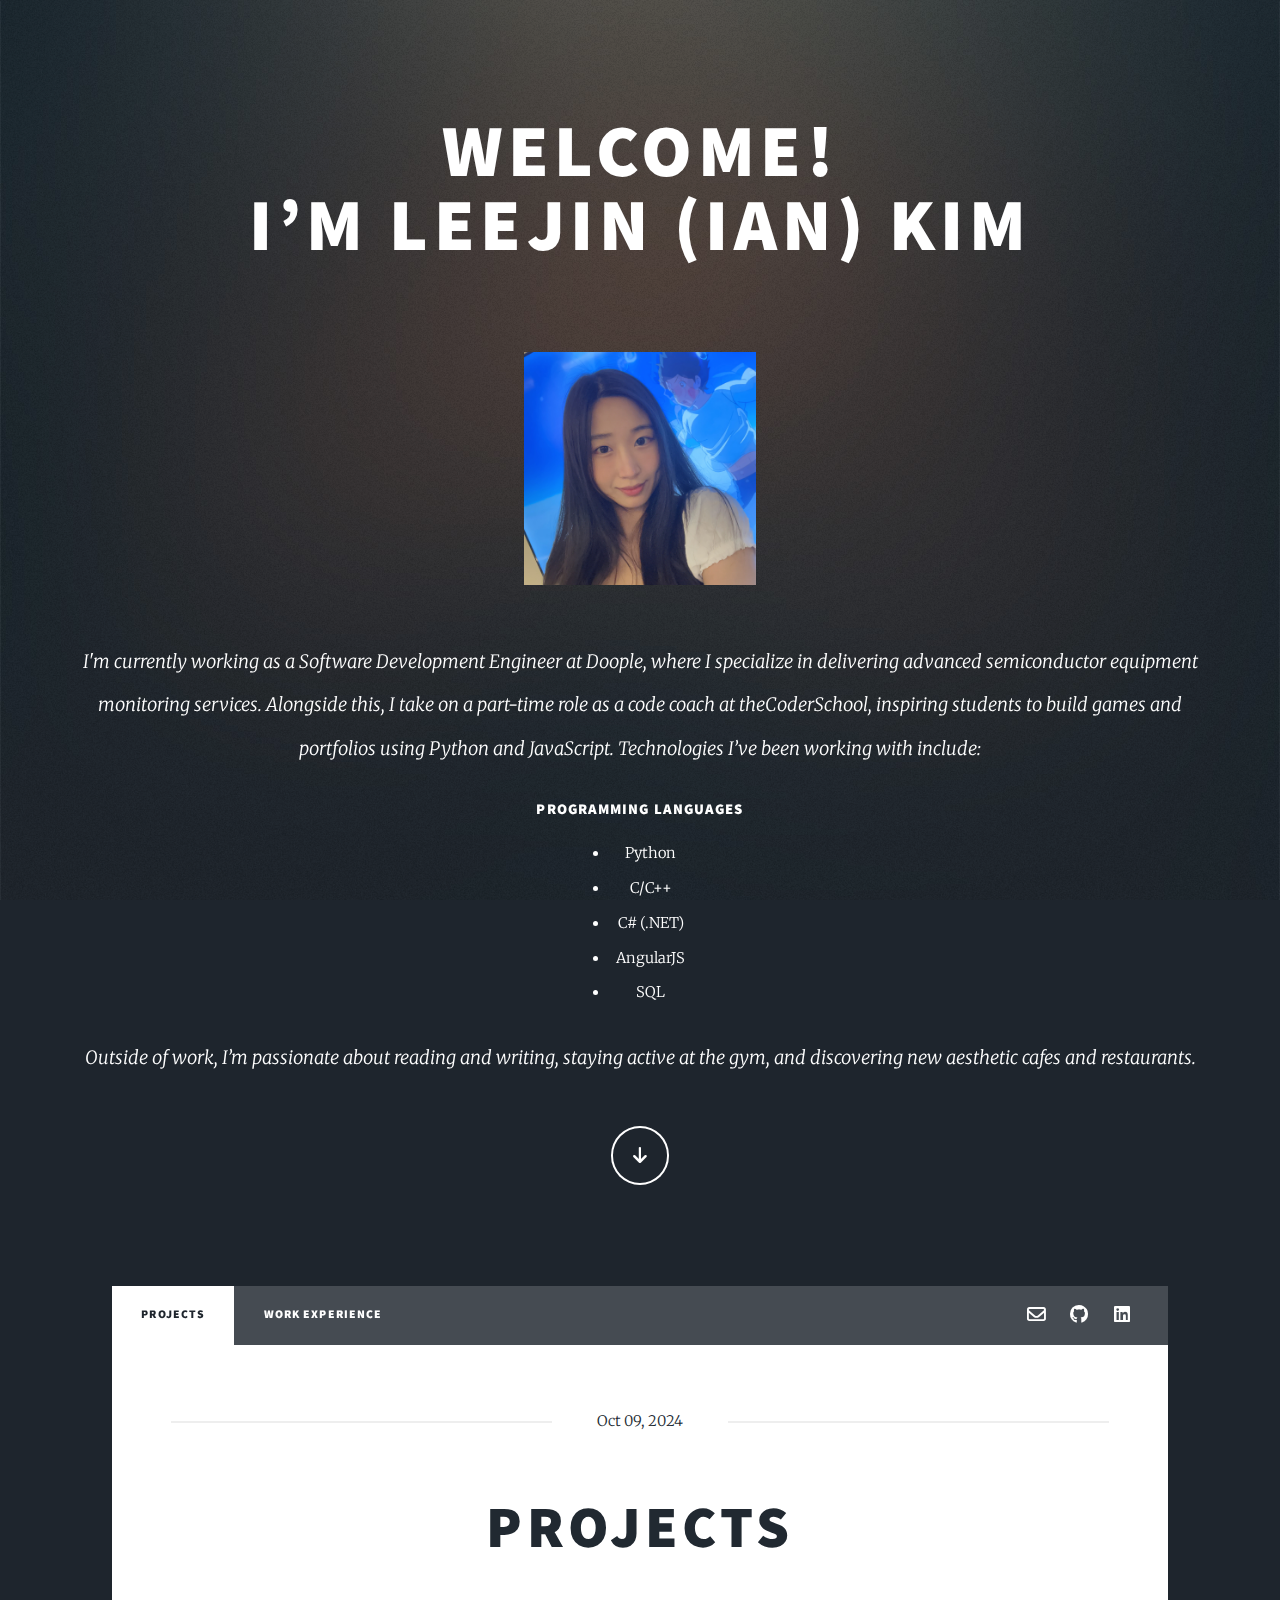
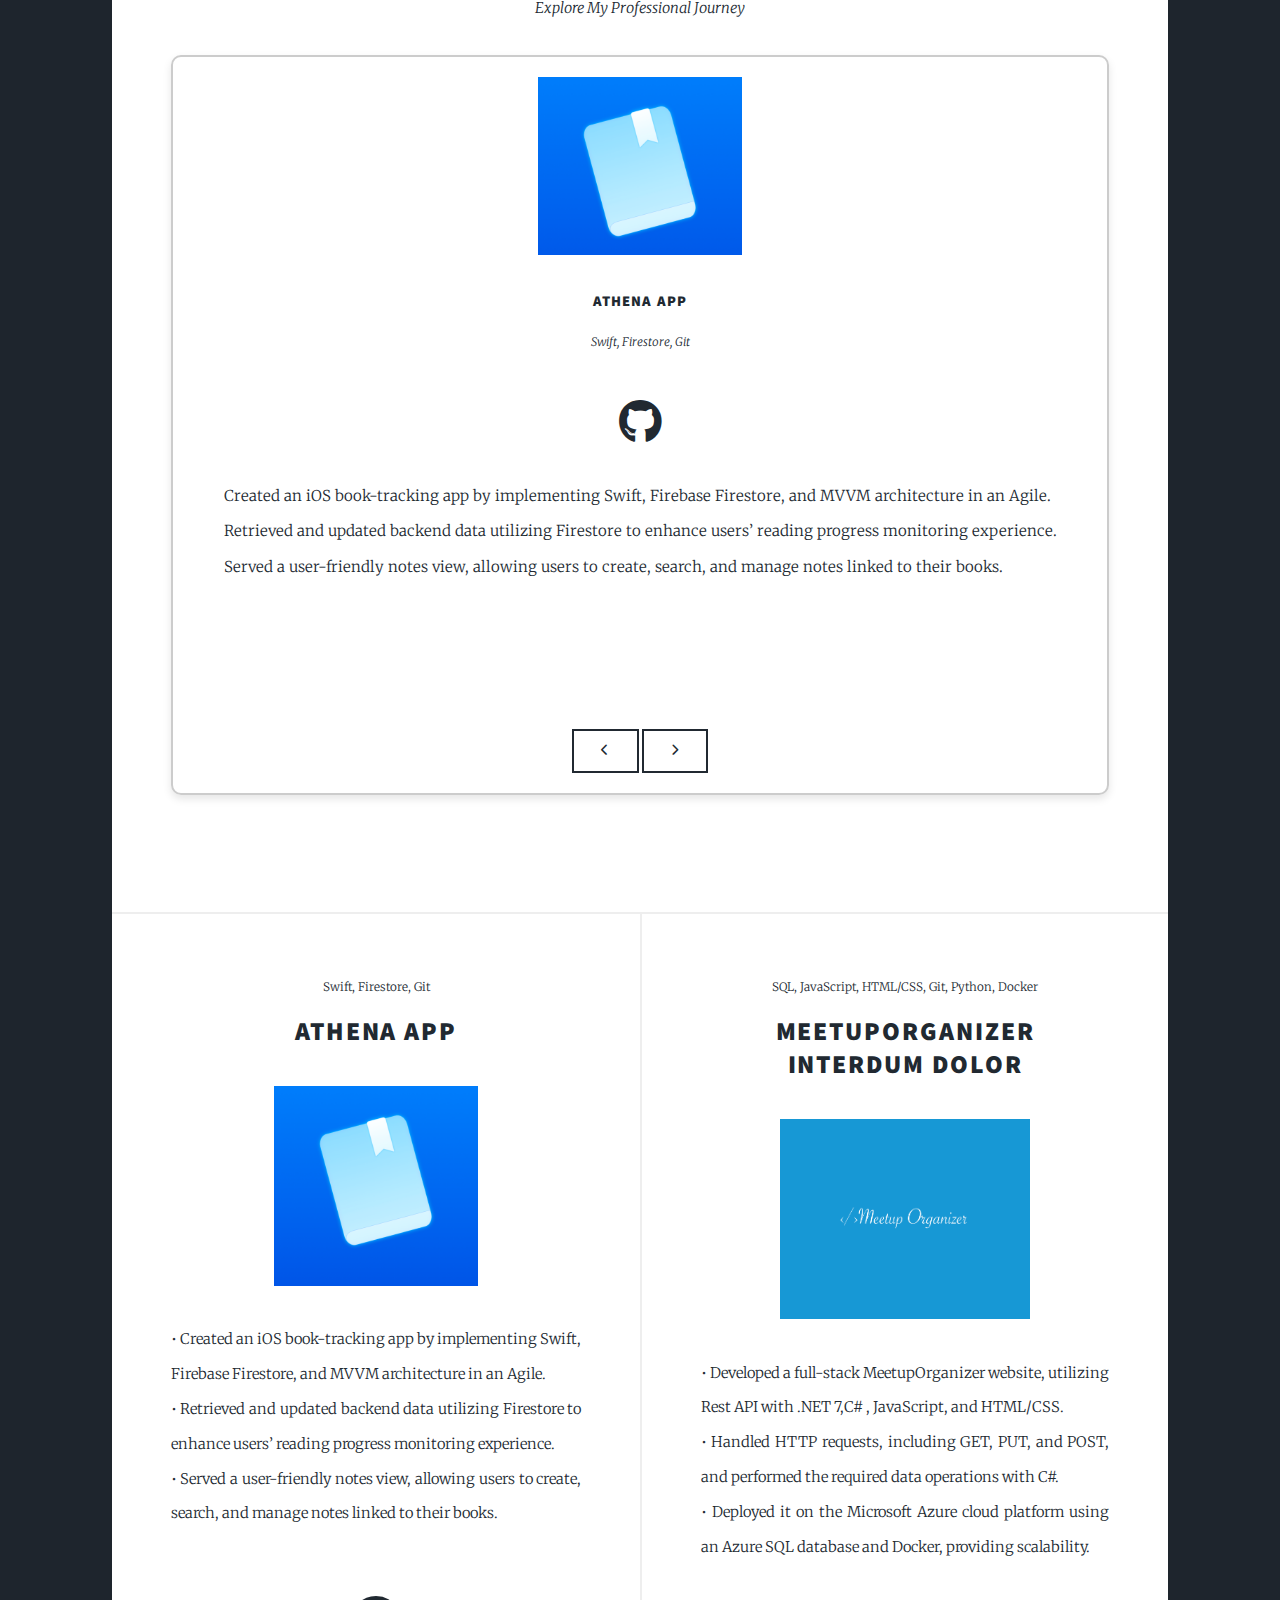
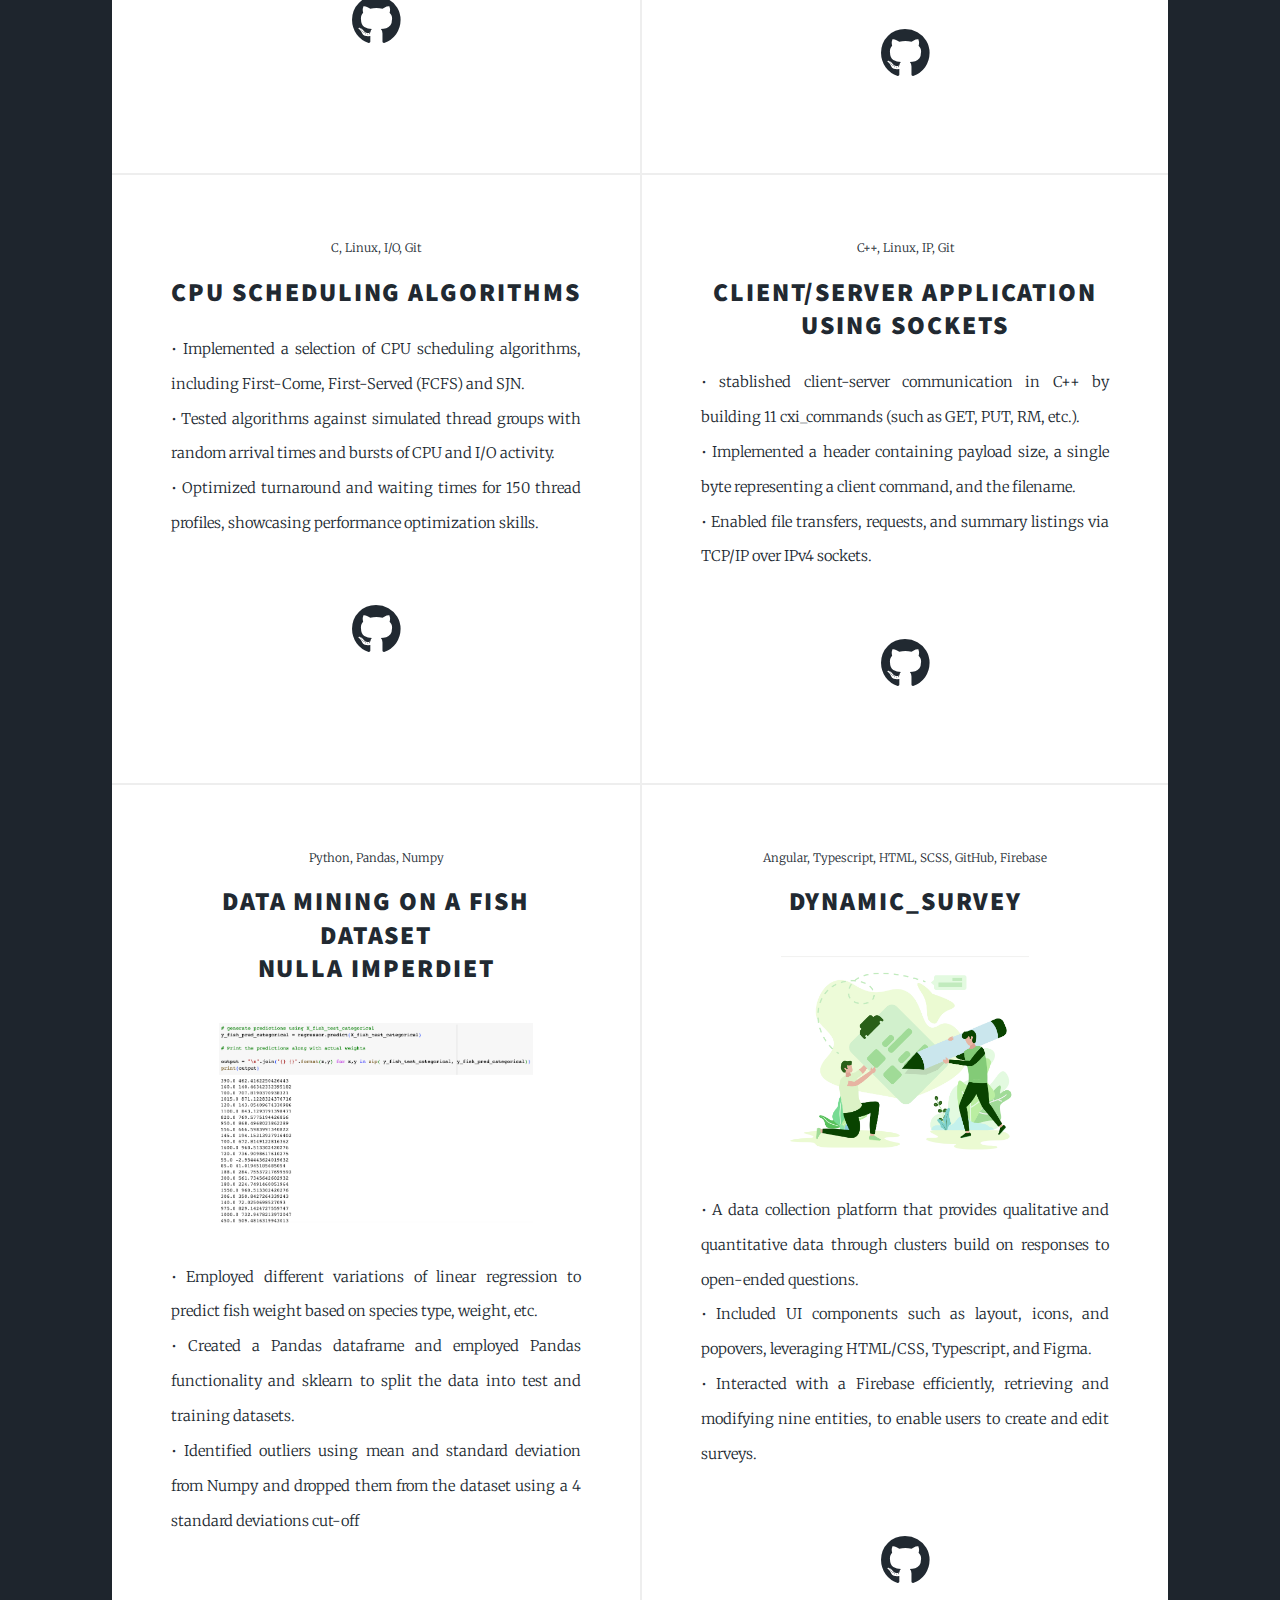
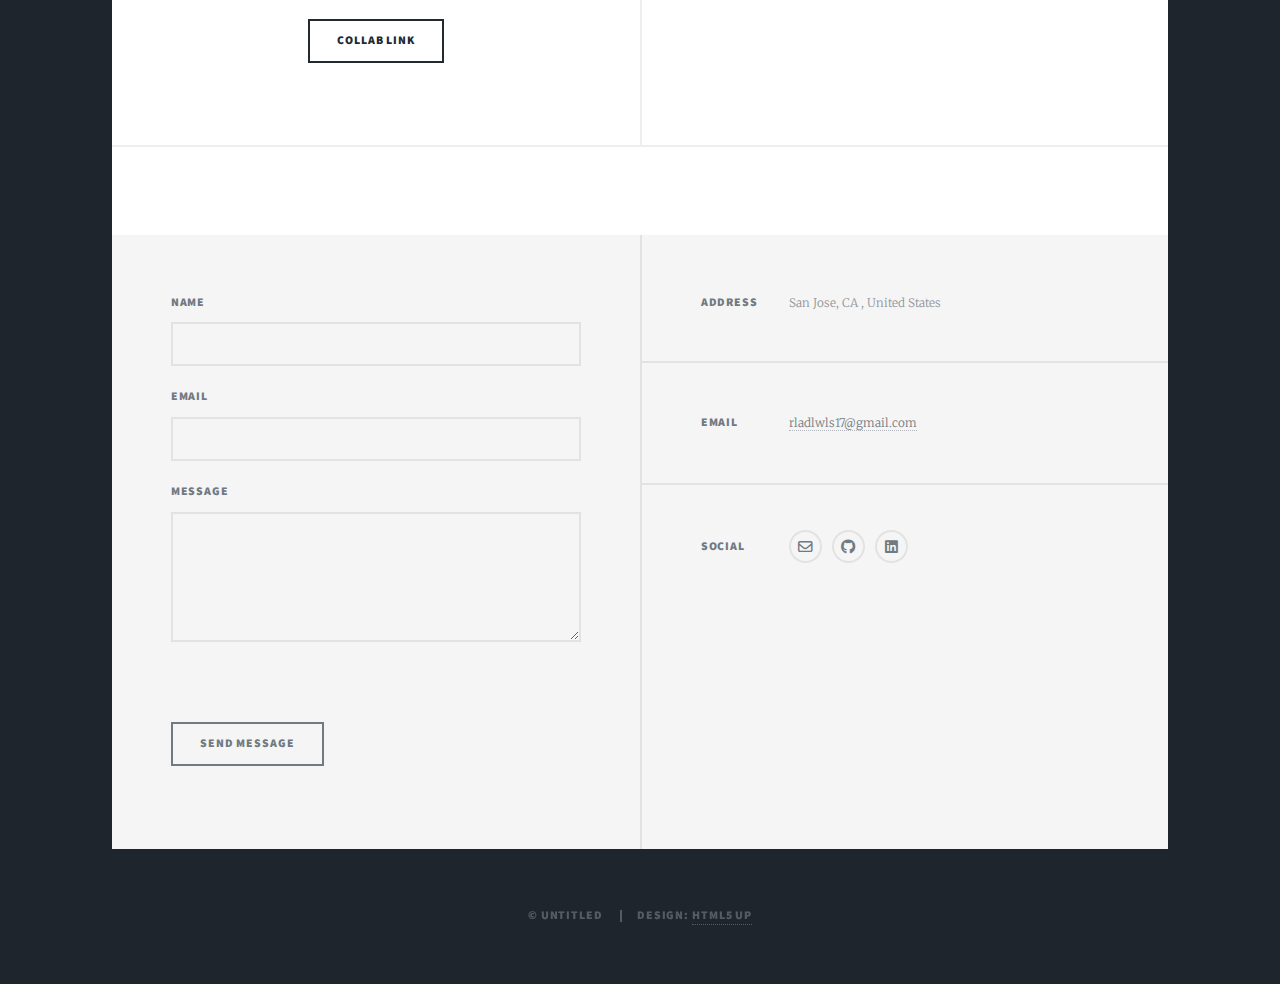
<file: index.html>
<!DOCTYPE HTML>
<!--
	Massively by HTML5 UP
	html5up.net | @ajlkn
	Free for personal and commercial use under the CCA 3.0 license (html5up.net/license)
-->
<html>

<head>
	<title>Leejin (Ian) Kim. </title>
	<meta charset="utf-8" />
	<meta name="viewport" content="width=device-width, initial-scale=1, user-scalable=no" />
	<link rel="stylesheet" href="assets/css/main.css" />
	<noscript>
		<link rel="stylesheet" href="assets/css/noscript.css" />
	</noscript>
	<link rel="stylesheet" href="https://cdnjs.cloudflare.com/ajax/libs/font-awesome/6.0.0-beta3/css/all.min.css">

</head>

<body class="is-preload">

	<!-- Wrapper -->
	<div id="wrapper" class="fade-in">

		<!-- Intro -->
		<div id="intro">
			<h1>Welcome! <br>I’m Leejin (Ian) Kim </h1>
			<a href="#" class="main image"><img src="images/leejinkim.JPG" alt="" /></a>
			<!-- <p>A free, fully responsive HTML5 + CSS3 site template designed by <a
					href="https://twitter.com/ajlkn">@ajlkn</a> for <a href="https://html5up.net">HTML5 UP</a><br />
				and released for free under the <a href="https://html5up.net/license">Creative Commons license</a>.</p> -->
			<p>
				I'm currently working as a Software Development Engineer at Doople, where I specialize in delivering
				advanced
				semiconductor equipment monitoring services. Alongside this, I take on a part-time role as a code coach
				at theCoderSchool, inspiring students to build games and portfolios using Python and JavaScript.
				Technologies I’ve been working with include:
			</p>

			<h4>Programming Languages</h4>
			<ul>
				<li>Python</li>
				<li>C/C++</li>
				<li>C# (.NET)</li>
				<li>AngularJS</li>
				<li>SQL</li>
			</ul>
			<p>
				Outside of work, I’m passionate about reading and writing, staying active at the gym, and
				discovering
				new aesthetic cafes and restaurants.
			</p>
			<ul class="actions">
				<li><a href="#header" class="button icon solid solo fa-arrow-down scrolly">Continue</a></li>

		</div>

		<!-- Header -->
		<header id="header">
			<a href="index.html" class="logo">Leejin (Ian) Kim </a>
		</header>

		<!-- Nav -->
		<nav id="nav">
			<ul class="links">
				<li class="active"><a href="index.html">Projects</a></li>
				<li><a href="generic.html">Work Experience</a></li>

			</ul>
			<ul class="icons">
				<!-- a href="" data-rb-event-key="mailto:rladlwls17@gmail.com" -->
				<li><a href="mailto:rladlwls17@gmail.com" class="icon fas fa-envelope"><span
							class="label">Mail</span></a>
				</li>
				<li><a href="https://github.com/lkim3834" class="icon brands fa-github"><span
							class="label">GitHub</span></a>
				</li>
				<!-- <svg class="MuiSvgIcon-root" focusable="false" viewBox="0 0 24 24" aria-hidden="true" style="font-size: 21px;"></svg> -->
				<li><a href="https://www.linkedin.com/in/ian-kim-72113020a/" class="icon brands fa-linkedin"><span
							class="label">LinkedIn</span></a></li>
			</ul>
		</nav>

		<!-- Main -->
		<div id="main">

			<!-- Featured Post -->
			<article class="post featured">

				<header class="major">

					<span class="date">Oct 09, 2024</span>
					<h2><a href="#">Projects</a></h2>
					<p>Explore My Professional Journey</h1>
						<!-- <div class="image main"><img src="images/pic01.jpg" alt="" /></div> -->
						<!-- section to view projects -->
					<article class="review">
						<a href="https://github.com/lkim3834/Athena" id="github" class="image fit reviewGit"><img
								src="images/Athena.png" alt="" id="images" /></a>
						<header>
							<h4 id="author"> Athena app</h4>
							<p id="job" class="date">Swift, Firestore, Git</p>
							<!-- <span class="date">Swift, Firestore, Git</span>
									<h2>Athena app</h2> -->
						</header>

						<!-- <div id="github">
							<a id="link" href="https://github.com/heysaik/project-athena"
								style="font-size: 30px;color : var(--clr-primary-3);">
								<i class="fa-brands  fa-square-github"></i>
							</a>
						</div> -->
						<a href="https://github.com/lkim3834/Athena" id="github"
							class="icon brands fa-github reviewGit link"></a>

						<p id="info">
							Created an iOS book-tracking app by implementing Swift, Firebase Firestore, and MVVM
							architecture in an
							Agile. <br>
							Retrieved and updated backend data utilizing Firestore to enhance users’ reading progress
							monitoring
							experience.<br>
							Served a user-friendly notes view, allowing users to create, search, and manage notes linked
							to their
							books.<br>
						</p>
						<!-- prev next buttons-->
						<div class="button-container">
							<button class="prev-btn">
								<!-- indicate in italic style -->
								<i class="fas fa-chevron-left"></i>
							</button>
							<button class="next-btn">
								<i class="fas fa-chevron-right"></i>
								<!-- <i>Italic</i> -->
							</button>
						</div>
					</article>

					</p>
				</header>


			</article>

			<!-- Posts -->
			<section class="posts">
				<article>
					<header>
						<span class="date">Swift, Firestore, Git</span>
						<h2>Athena app</h2>
					</header>
					<a href="https://github.com/lkim3834/Athena" class="image fit"><img src="images/Athena.png"
							alt="" /></a>
					<p>• Created an iOS book-tracking app by implementing Swift, Firebase Firestore, and MVVM
						architecture in an Agile. <br>
						• Retrieved and updated backend data utilizing Firestore to enhance users’ reading progress
						monitoring experience.<br>
						• Served a user-friendly notes view, allowing users to create, search, and manage notes linked
						to their books.<br></p>
					<ul class="actions special">
						<li><a href="https://github.com/lkim3834/Athena" class="icon brands fa-github"></a></li>
					</ul>
				</article>

				<article>
					<header>
						<span class="date">SQL, JavaScript, HTML/CSS, Git, Python, Docker</span>
						<h2><a href="#">MeetupOrganizer<br />
								interdum dolor</a></h2>
					</header>
					<a href="https://github.com/lkim3834/Meetup-Organizer-Website/tree/main" class="image fit"><img
							src="images/meetup_logo.png" alt="" /></a>
					<p>• Developed a full-stack MeetupOrganizer website, utilizing Rest API with .NET 7,C# , JavaScript,
						and HTML/CSS.<br>
						• Handled HTTP requests, including GET, PUT, and POST, and performed the required data
						operations with C#.<br>
						• Deployed it on the Microsoft Azure cloud platform using an Azure SQL database and Docker,
						providing scalability.<br></p>
					<ul class="actions special">
						<li><a href="https://github.com/lkim3834/Meetup-Organizer-Website/tree/main
						" class="icon brands fa-github"></a></li>
					</ul>
				</article>

				<article>
					<header>
						<span class="date">C, Linux, I/O, Git</span>
						<h2><a href="https://github.com/lkim3834/CPU-scheduling-algorithms">CPU Scheduling
								Algorithms</a></h2>
					</header>

					<p>• Implemented a selection of CPU scheduling algorithms, including First-Come, First-Served (FCFS)
						and SJN.<br>
						• Tested algorithms against simulated thread groups with random arrival times and bursts of CPU
						and I/O activity.<br>
						• Optimized turnaround and waiting times for 150 thread profiles, showcasing performance
						optimization skills.<br>
					</p>
					<ul class="actions special">
						<li><a href=" https://github.com/lkim3834/CPU-scheduling-algorithms 
							" class="icon brands fa-github"></a></li>
					</ul>
				</article>
				<article>
					<header>
						<span class="date">C++, Linux, IP, Git</span>
						<h2><a
								href="https://github.com/lkim3834/object-oriented-techniques_using_Cpp/tree/main/asg4-client-server/code ">Client/Server
								Application Using Sockets</a></h2>
					</header>
					<p>• stablished client-server communication in C++ by building 11 cxi_commands (such as GET, PUT,
						RM, etc.).<br>
						• Implemented a header containing payload size, a single byte representing a client command, and
						the filename.<br>
						• Enabled file transfers, requests, and summary listings via TCP/IP over IPv4 sockets.<br>
					</p>
					<ul class="actions special">
						<li><a href=" https://github.com/lkim3834/object-oriented-techniques_using_Cpp/tree/main/asg4-client-server/code 
							" class="icon brands fa-github"></a></li>
					</ul>
				</article>
				<article>
					<header>
						<span class="date">Python, Pandas, Numpy</span>
						<h2><a href="#">Data Mining on a Fish Dataset <br />
								nulla imperdiet</a></h2>
					</header>
					<a href="https://colab.research.google.com/drive/10Rmqu31HVwzEh3TLVJgJzRrkJI_U3BEs#scrollTo=OrI7XG0qP0aW"
						class="image fit"><img src="images/data_mining.png" alt="" /></a>
					<p>• Employed different variations of linear regression to predict fish weight based on species
						type,
						weight, etc. <br>
						• Created a Pandas dataframe and employed Pandas functionality and sklearn to split the data
						into
						test and training datasets.<br>
						• Identified outliers using mean and standard deviation from Numpy and dropped them from the
						dataset using a 4 standard deviations cut-off<br></p>
					<ul class="actions special">
						<li><a href="https://colab.research.google.com/drive/10Rmqu31HVwzEh3TLVJgJzRrkJI_U3BEs#scrollTo=OrI7XG0qP0aW"
								class="button">Collab Link</a></li>
					</ul>
				</article>
				<article>
					<header>
						<span class="date">Angular, Typescript, HTML, SCSS, GitHub, Firebase</span>
						<h2>Dynamic_survey</h2>
					</header>
					<a href="https://github.com/lkim3834/survey" class="image fit"><img src="images/Dynamic_survey.png"
							alt="" /></a>
					<p>• A data collection platform that provides qualitative and quantitative data through clusters
						build on responses to open-ended questions.<br>
						• Included UI components such as layout, icons, and popovers, leveraging HTML/CSS, Typescript,
						and Figma.<br>
						• Interacted with a Firebase efficiently, retrieving and modifying nine entities, to enable
						users to create and edit surveys.<br></p>
					<ul class="actions special">
						<li><a href="https://github.com/lkim3834/survey" class="icon brands fa-github"></a></li>
					</ul>
				</article>
			</section>

			<!-- Footer -->
			<footer>
				<!-- <div class="pagination">
					<a href="#" class="previous">Prev</a>
					<a href="#" class="page active">1</a>
					<a href="#" class="page">2</a>
					<a href="#" class="page">3</a>
					<span class="extra">&hellip;</span>
					<a href="#" class="page">8</a>
					<a href="#" class="page">9</a>
					<a href="#" class="page">10</a>
					<a href="#" class="next">Next</a>
				</div> -->
			</footer>

		</div>

		<!-- Footer -->
		<footer id="footer">
			<section>
				<form method="post" action="#">
					<div class="fields">
						<div class="field">
							<label for="name">Name</label>
							<input type="text" name="name" id="name" />
						</div>
						<div class="field">
							<label for="email">Email</label>
							<input type="text" name="email" id="email" />
						</div>
						<div class="field">
							<label for="message">Message</label>
							<textarea name="message" id="message" rows="3"></textarea>
						</div>
					</div>
					<ul class="actions">
						<li><input type="submit" value="Send Message" /></li>
					</ul>
				</form>
			</section>
			<section class="split contact">
				<section class="alt">
					<h3>Address</h3>
					<p>San Jose, CA , United States</p>
				</section>
				<!-- <section>
					<h3>Phone</h3>
					<p><a href="#">sorry contact me via mail i</a></p>
				</section> -->
				<section>
					<h3>Email</h3>
					<p><a href="#">rladlwls17@gmail.com</a></p>
				</section>
				<section>
					<h3>Social</h3>
					<ul class="icons alt">
						<li><a href="mailto:rladlwls17@gmail.com" class="icon fas fa-envelope"><span
									class="label">Mail</span></a>
						</li>
						<li><a href="https://github.com/lkim3834" class="icon brands fa-github"><span
									class="label">GitHub</span></a>
						</li>
						<!-- <svg class="MuiSvgIcon-root" focusable="false" viewBox="0 0 24 24" aria-hidden="true" style="font-size: 21px;"></svg> -->
						<li><a href="https://www.linkedin.com/in/ian-kim-72113020a/"
								class="icon brands fa-linkedin"><span class="label">LinkedIn</span></a></li>
						<!-- <li><a href="#" class="icon brands alt fa-github"><span class="label">GitHub</span></a></li> -->
					</ul>
				</section>
			</section>
		</footer>

		<!-- Copyright -->
		<div id="copyright">
			<ul>
				<li>&copy; Untitled</li>
				<li>Design: <a href="https://html5up.net">HTML5 UP</a></li>
			</ul>
		</div>

	</div>

	<!-- Scripts -->
	<script src="assets/js/jquery.min.js"></script>
	<script src="assets/js/jquery.scrollex.min.js"></script>
	<script src="assets/js/jquery.scrolly.min.js"></script>
	<script src="assets/js/browser.min.js"></script>
	<script src="assets/js/breakpoints.min.js"></script>
	<script src="assets/js/util.js"></script>
	<script src="assets/js/main.js"></script>
	<script src="javascript/project.js"></script>
</body>

</html>
</file>
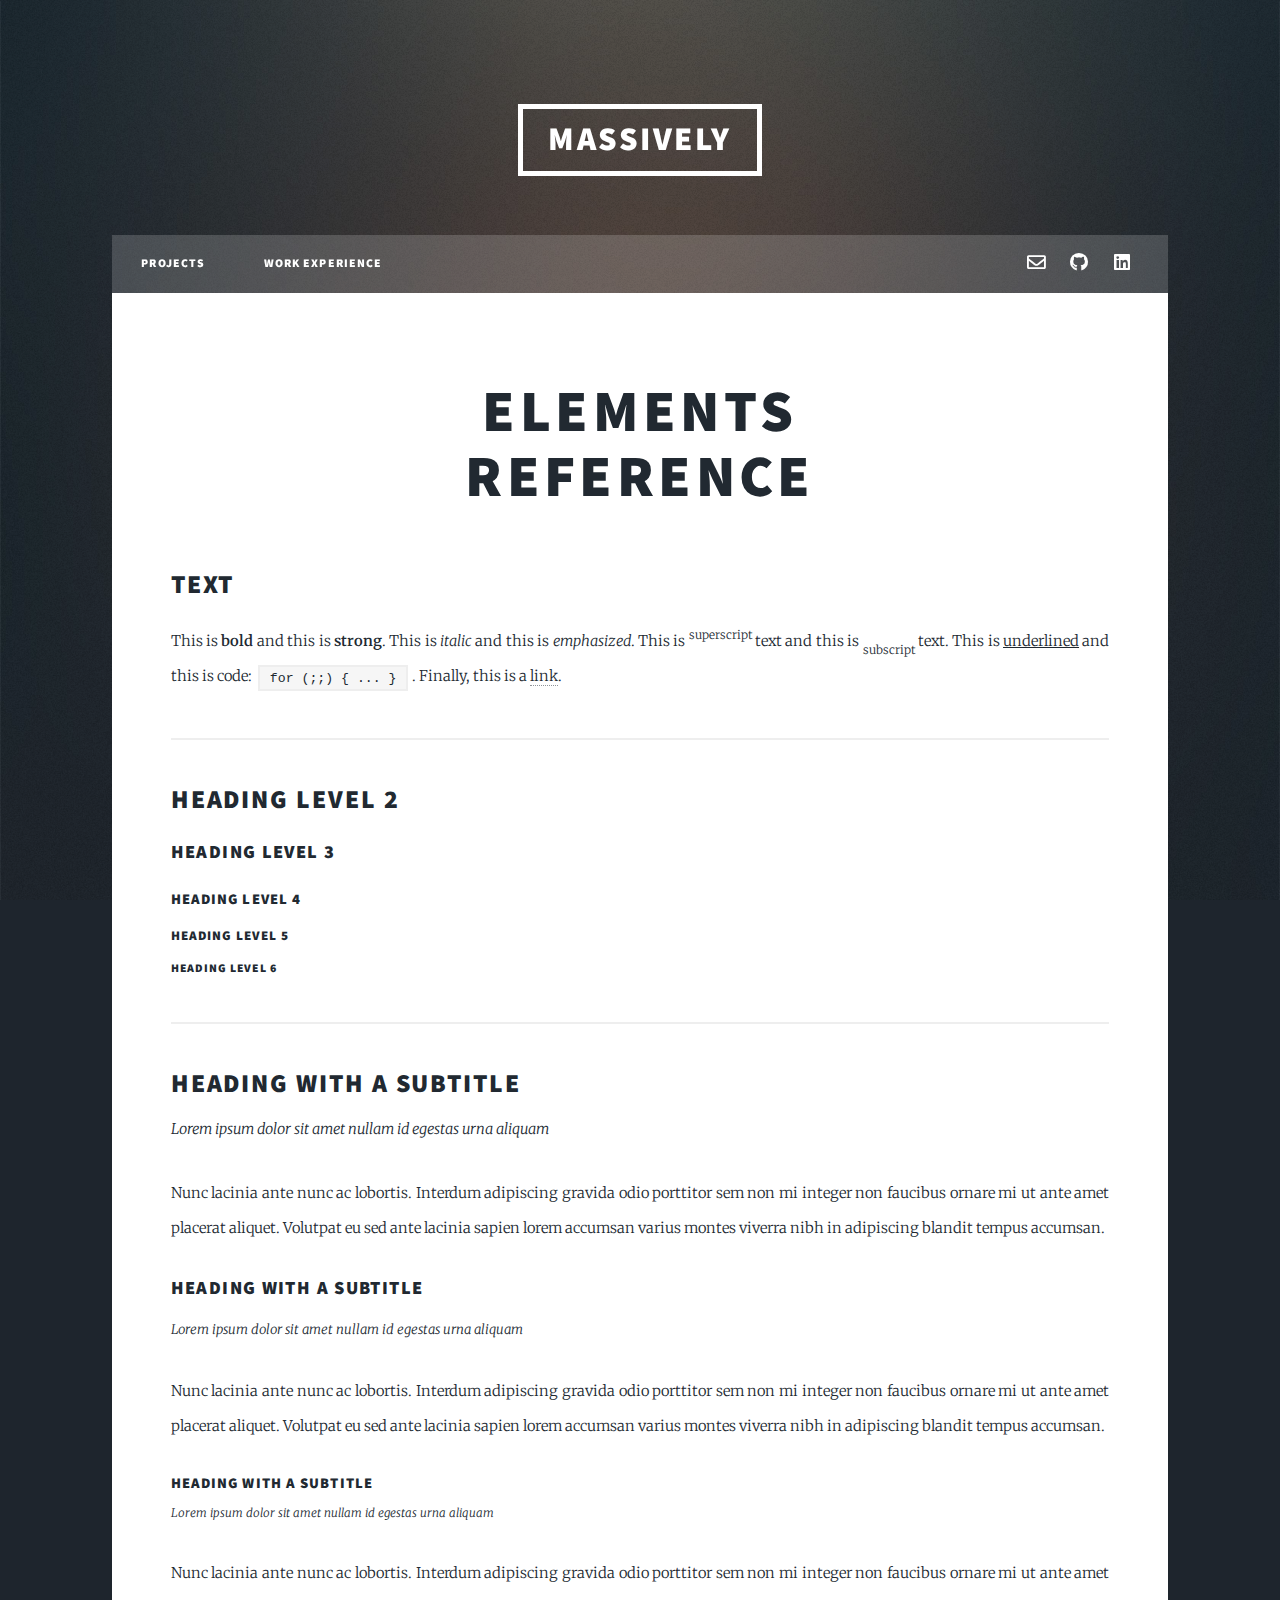
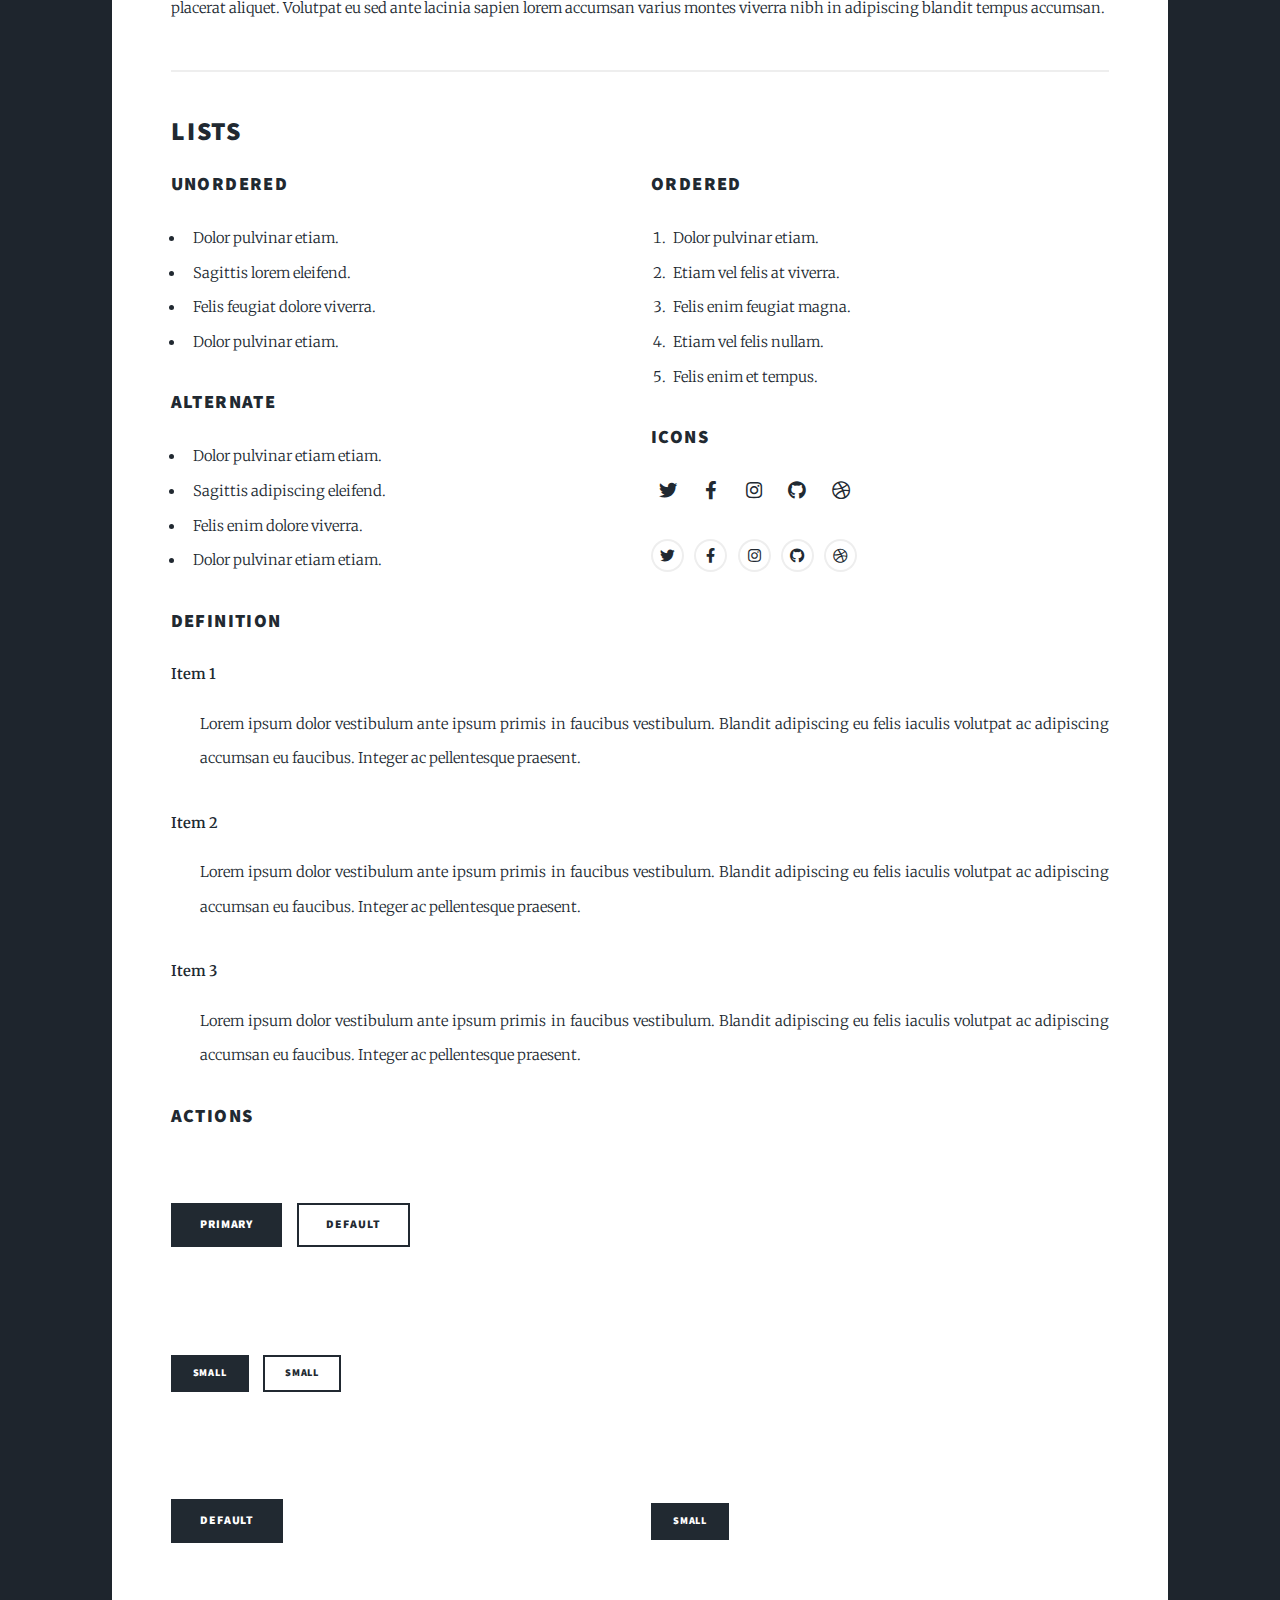
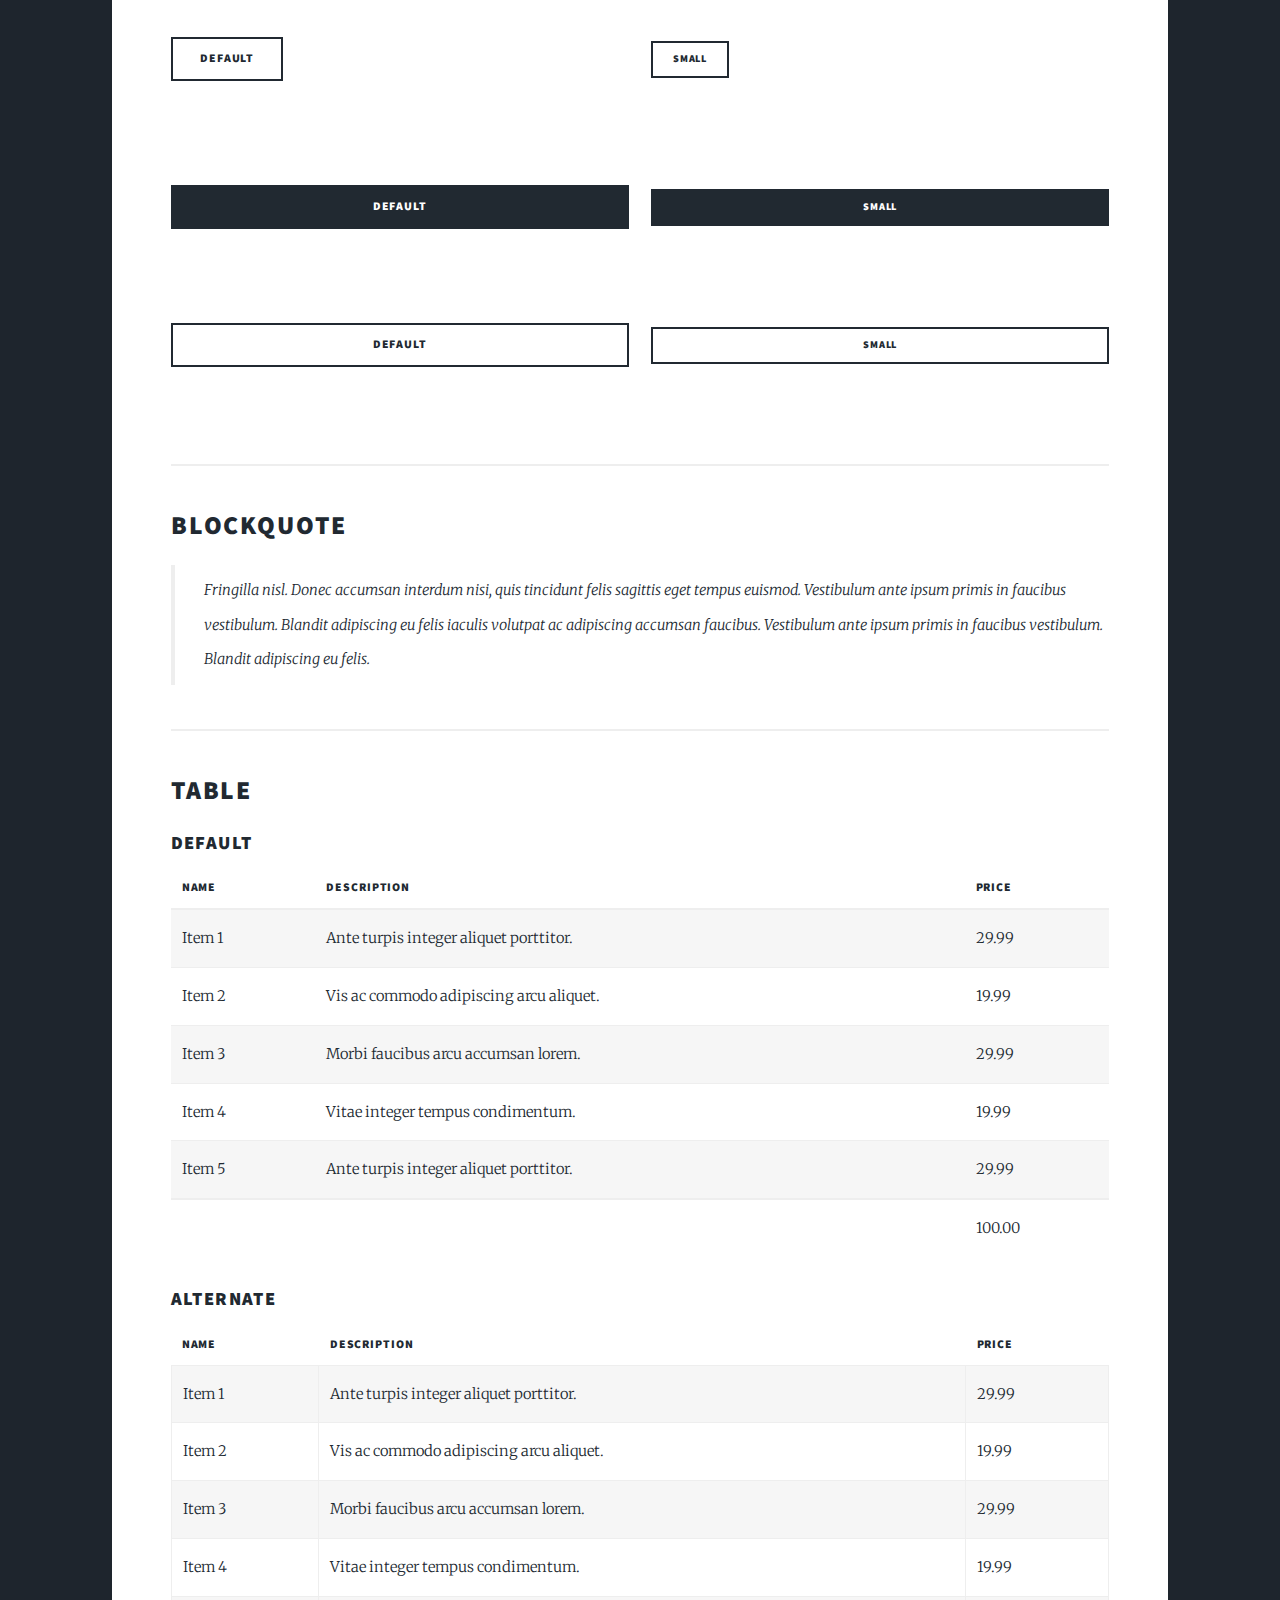
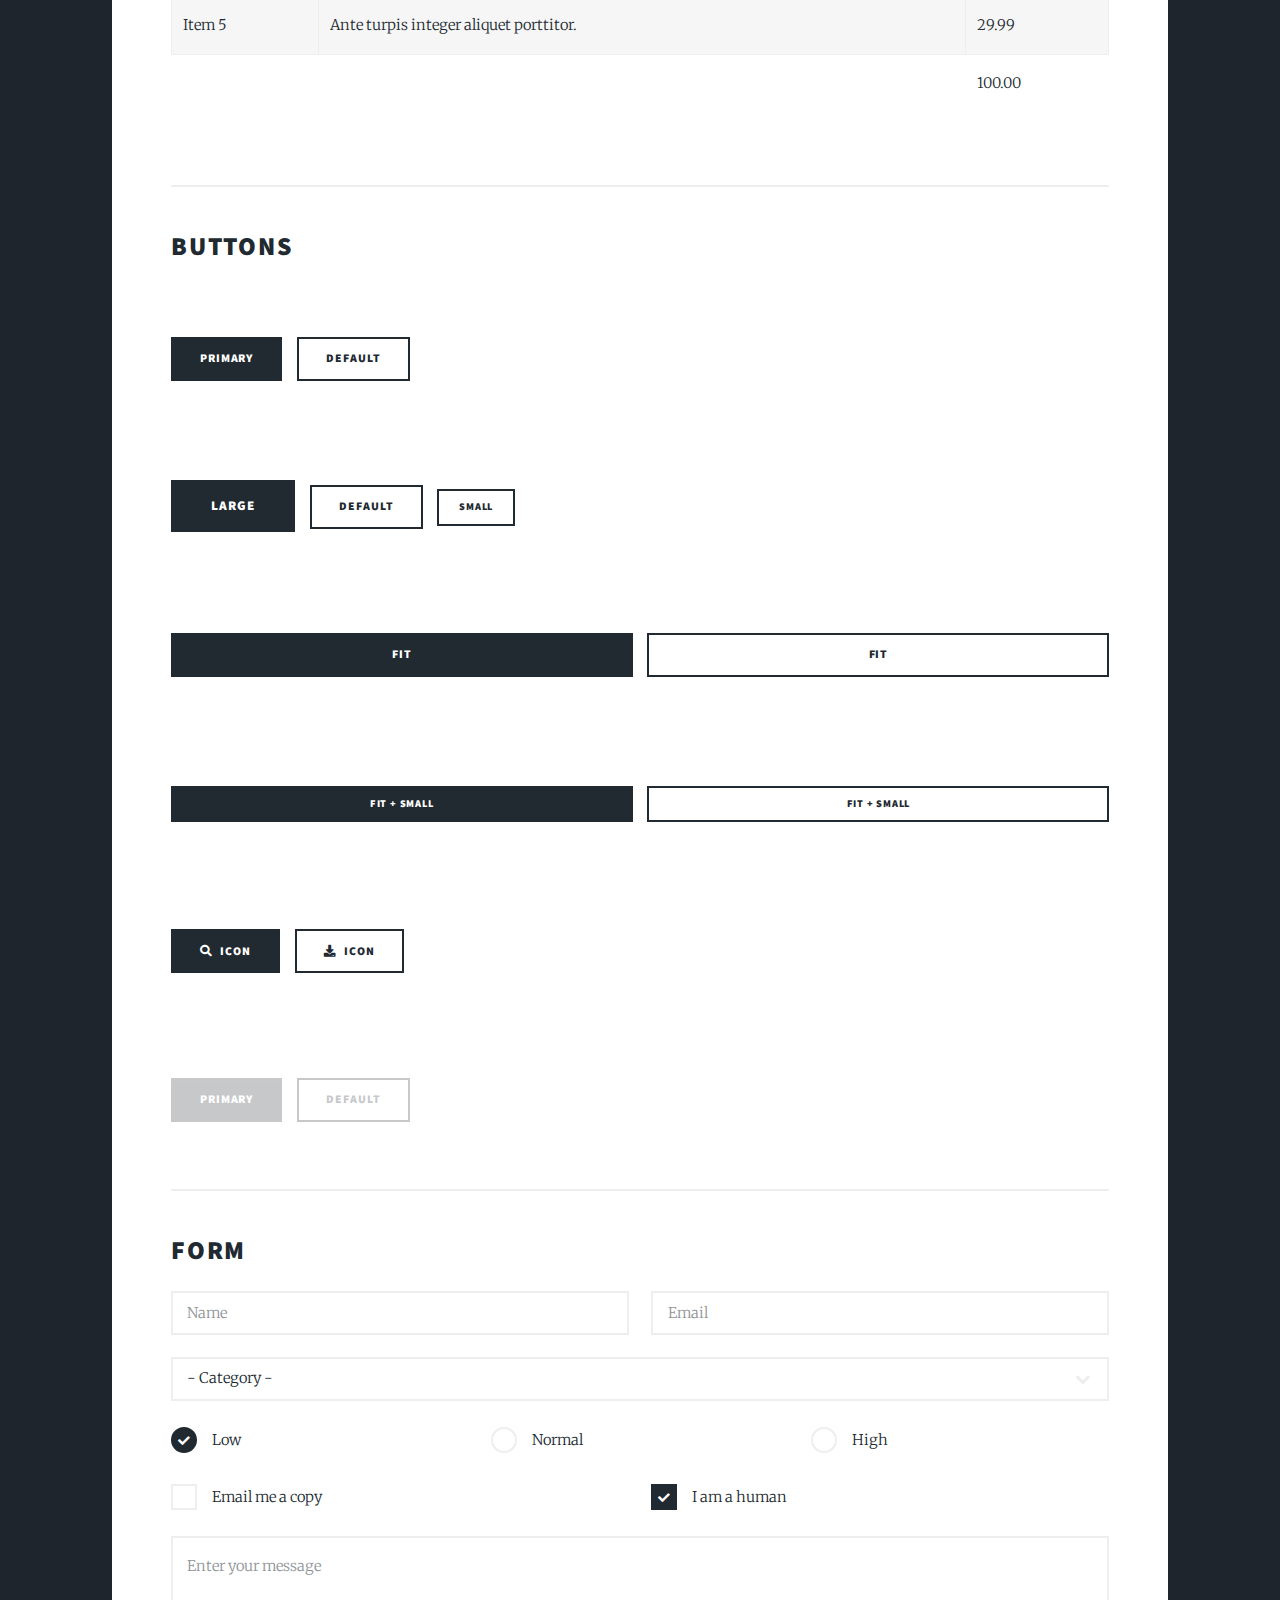
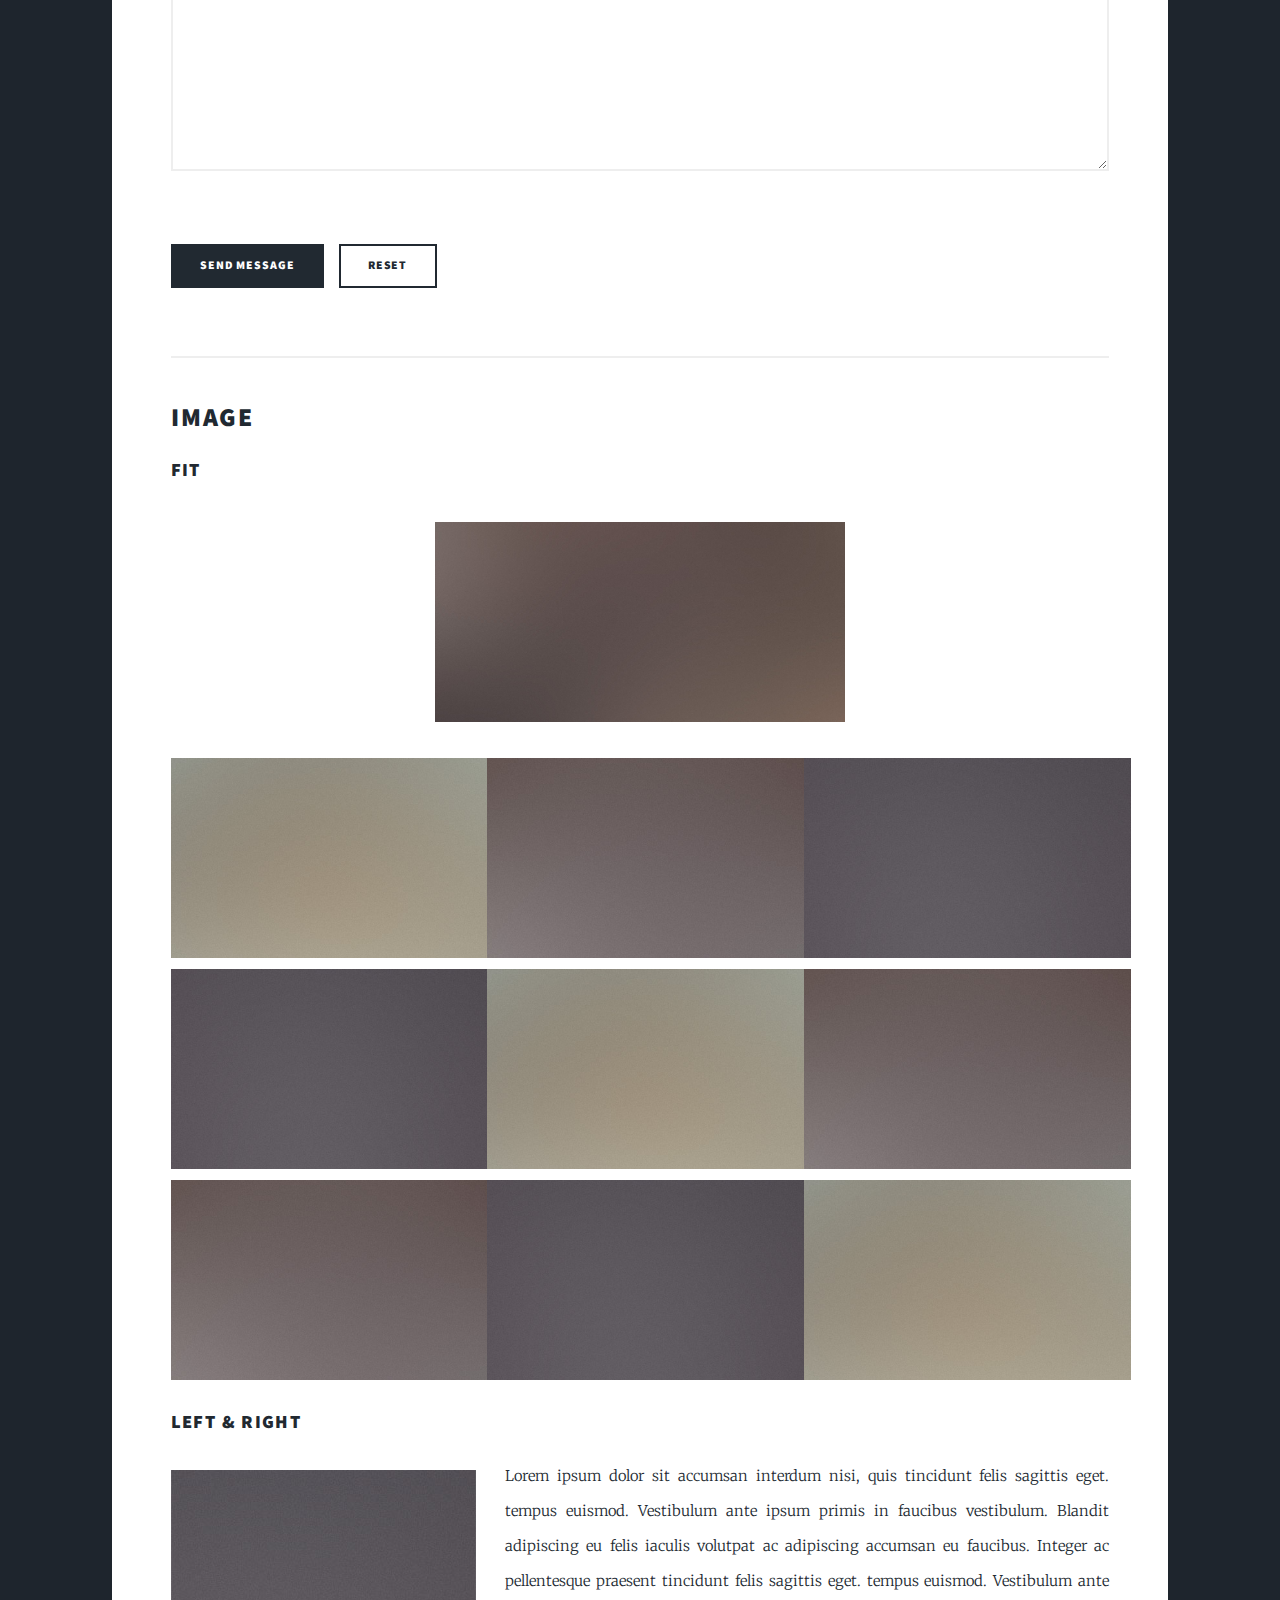
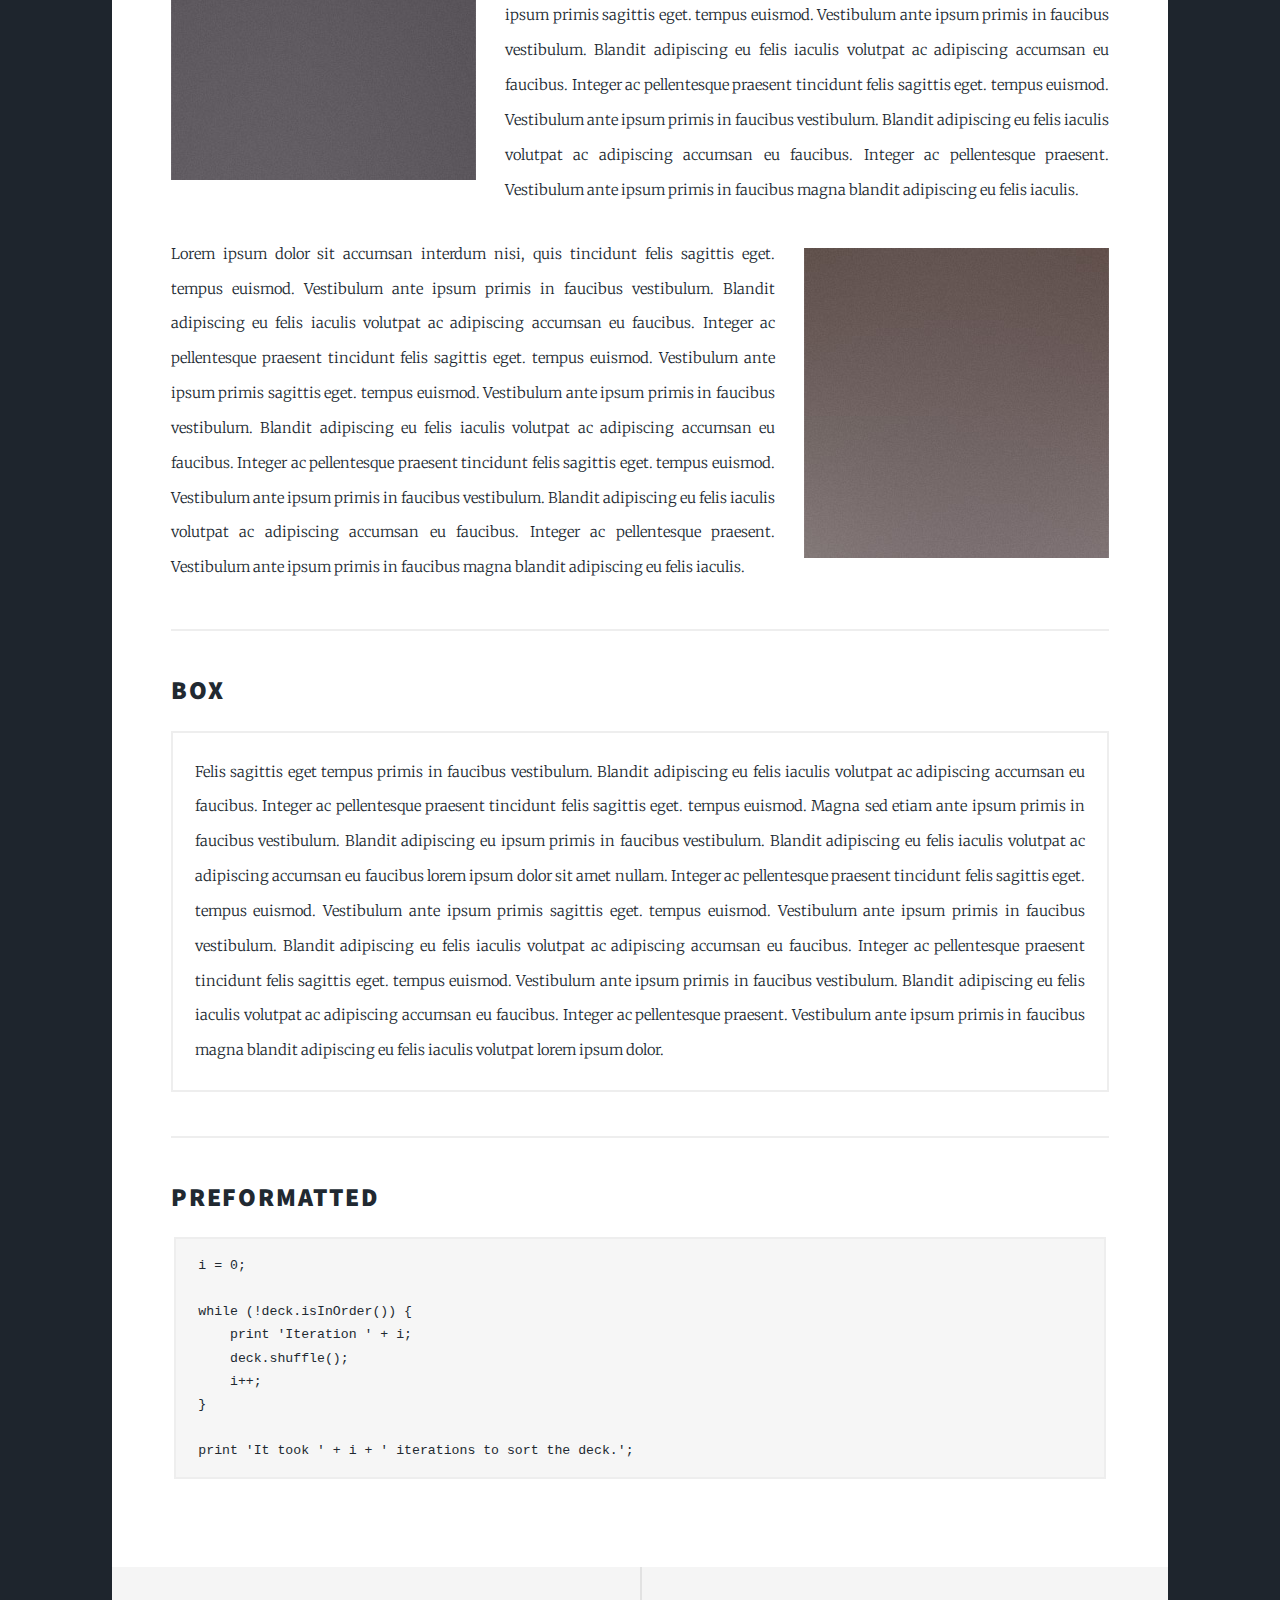
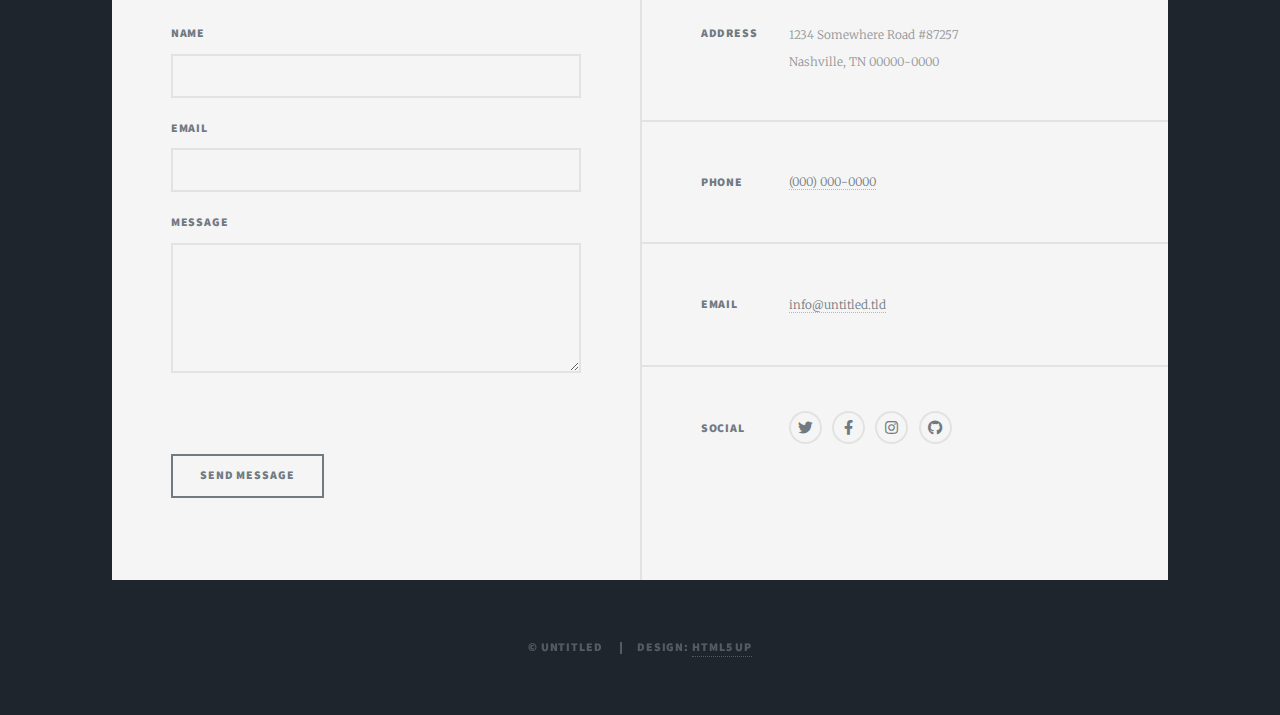
<file: elements.html>
<!DOCTYPE HTML>
<!--
	Massively by HTML5 UP
	html5up.net | @ajlkn
	Free for personal and commercial use under the CCA 3.0 license (html5up.net/license)
-->
<html>

<head>
	<title>Elements Reference - Massively by HTML5 UP</title>
	<meta charset="utf-8" />
	<meta name="viewport" content="width=device-width, initial-scale=1, user-scalable=no" />
	<link rel="stylesheet" href="assets/css/main.css" />
	<noscript>
		<link rel="stylesheet" href="assets/css/noscript.css" />
	</noscript>
</head>

<body class="is-preload">

	<!-- Wrapper -->
	<div id="wrapper">

		<!-- Header -->
		<header id="header">
			<a href="index.html" class="logo">Massively</a>
		</header>

		<!-- Nav -->
		<nav id="nav">
			<ul class="links">
				<li><a href="index.html">Projects</a></li>
				<li><a href="generic.html">Work Experience</a></li>
				<!-- <li class="active"><a href="elements.html">Elements Reference</a></li> -->
			</ul>
			<ul class="icons">
				<!-- a href="" data-rb-event-key="mailto:rladlwls17@gmail.com" -->
				<li><a href="mailto:rladlwls17@gmail.com" class="icon fas fa-envelope"><span
							class="label">Mail</span></a>
				</li>
				<li><a href="https://github.com/lkim3834" class="icon brands fa-github"><span
							class="label">GitHub</span></a>
				</li>
				<!-- <svg class="MuiSvgIcon-root" focusable="false" viewBox="0 0 24 24" aria-hidden="true" style="font-size: 21px;"></svg> -->
				<li><a href="https://www.linkedin.com/in/ian-kim-72113020a/" class="icon brands fa-linkedin"><span
							class="label">LinkedIn</span></a></li>
			</ul>
		</nav>

		<!-- Main -->
		<div id="main">

			<!-- Post -->
			<section class="post">
				<header class="major">
					<h1>Elements<br />
						Reference</h1>
				</header>

				<!-- Text stuff -->
				<h2>Text</h2>
				<p>This is <b>bold</b> and this is <strong>strong</strong>. This is <i>italic</i> and this is
					<em>emphasized</em>.
					This is <sup>superscript</sup> text and this is <sub>subscript</sub> text.
					This is <u>underlined</u> and this is code: <code>for (;;) { ... }</code>.
					Finally, this is a <a href="#">link</a>.
				</p>
				<hr />
				<h2>Heading Level 2</h2>
				<h3>Heading Level 3</h3>
				<h4>Heading Level 4</h4>
				<h5>Heading Level 5</h5>
				<h6>Heading Level 6</h6>
				<hr />
				<header>
					<h2>Heading with a Subtitle</h2>
					<p>Lorem ipsum dolor sit amet nullam id egestas urna aliquam</p>
				</header>
				<p>Nunc lacinia ante nunc ac lobortis. Interdum adipiscing gravida odio porttitor sem non mi integer non
					faucibus ornare mi ut ante amet placerat aliquet. Volutpat eu sed ante lacinia sapien lorem accumsan
					varius montes viverra nibh in adipiscing blandit tempus accumsan.</p>
				<header>
					<h3>Heading with a Subtitle</h3>
					<p>Lorem ipsum dolor sit amet nullam id egestas urna aliquam</p>
				</header>
				<p>Nunc lacinia ante nunc ac lobortis. Interdum adipiscing gravida odio porttitor sem non mi integer non
					faucibus ornare mi ut ante amet placerat aliquet. Volutpat eu sed ante lacinia sapien lorem accumsan
					varius montes viverra nibh in adipiscing blandit tempus accumsan.</p>
				<header>
					<h4>Heading with a Subtitle</h4>
					<p>Lorem ipsum dolor sit amet nullam id egestas urna aliquam</p>
				</header>
				<p>Nunc lacinia ante nunc ac lobortis. Interdum adipiscing gravida odio porttitor sem non mi integer non
					faucibus ornare mi ut ante amet placerat aliquet. Volutpat eu sed ante lacinia sapien lorem accumsan
					varius montes viverra nibh in adipiscing blandit tempus accumsan.</p>

				<hr />

				<!-- Lists -->
				<h2>Lists</h2>
				<div class="row">
					<div class="col-6 col-12-small">

						<h3>Unordered</h3>
						<ul>
							<li>Dolor pulvinar etiam.</li>
							<li>Sagittis lorem eleifend.</li>
							<li>Felis feugiat dolore viverra.</li>
							<li>Dolor pulvinar etiam.</li>
						</ul>

						<h3>Alternate</h3>
						<ul class="alt">
							<li>Dolor pulvinar etiam etiam.</li>
							<li>Sagittis adipiscing eleifend.</li>
							<li>Felis enim dolore viverra.</li>
							<li>Dolor pulvinar etiam etiam.</li>
						</ul>

					</div>
					<div class="col-6 col-12-small">

						<h3>Ordered</h3>
						<ol>
							<li>Dolor pulvinar etiam.</li>
							<li>Etiam vel felis at viverra.</li>
							<li>Felis enim feugiat magna.</li>
							<li>Etiam vel felis nullam.</li>
							<li>Felis enim et tempus.</li>
						</ol>

						<h3>Icons</h3>
						<ul class="icons">
							<li><a href="#" class="icon brands fa-twitter"><span class="label">Twitter</span></a></li>
							<li><a href="#" class="icon brands fa-facebook-f"><span class="label">Facebook</span></a>
							</li>
							<li><a href="#" class="icon brands fa-instagram"><span class="label">Instagram</span></a>
							</li>
							<li><a href="#" class="icon brands fa-github"><span class="label">Github</span></a></li>
							<li><a href="#" class="icon brands fa-dribbble"><span class="label">Dribbble</span></a></li>
						</ul>
						<ul class="icons alt">
							<li><a href="#" class="icon brands alt fa-twitter"><span class="label">Twitter</span></a>
							</li>
							<li><a href="#" class="icon brands alt fa-facebook-f"><span
										class="label">Facebook</span></a></li>
							<li><a href="#" class="icon brands alt fa-instagram"><span
										class="label">Instagram</span></a></li>
							<li><a href="#" class="icon brands alt fa-github"><span class="label">Github</span></a></li>
							<li><a href="#" class="icon brands alt fa-dribbble"><span class="label">Dribbble</span></a>
							</li>
						</ul>

					</div>
				</div>
				<h3>Definition</h3>
				<dl>
					<dt>Item 1</dt>
					<dd>
						<p>Lorem ipsum dolor vestibulum ante ipsum primis in faucibus vestibulum. Blandit adipiscing eu
							felis iaculis volutpat ac adipiscing accumsan eu faucibus. Integer ac pellentesque praesent.
						</p>
					</dd>
					<dt>Item 2</dt>
					<dd>
						<p>Lorem ipsum dolor vestibulum ante ipsum primis in faucibus vestibulum. Blandit adipiscing eu
							felis iaculis volutpat ac adipiscing accumsan eu faucibus. Integer ac pellentesque praesent.
						</p>
					</dd>
					<dt>Item 3</dt>
					<dd>
						<p>Lorem ipsum dolor vestibulum ante ipsum primis in faucibus vestibulum. Blandit adipiscing eu
							felis iaculis volutpat ac adipiscing accumsan eu faucibus. Integer ac pellentesque praesent.
						</p>
					</dd>
				</dl>

				<h3>Actions</h3>
				<ul class="actions">
					<li><a href="#" class="button primary">Primary</a></li>
					<li><a href="#" class="button">Default</a></li>
				</ul>
				<ul class="actions small">
					<li><a href="#" class="button primary small">Small</a></li>
					<li><a href="#" class="button small">Small</a></li>
				</ul>
				<div class="row">
					<div class="col-6 col-12-small">
						<ul class="actions stacked">
							<li><a href="#" class="button primary">Default</a></li>
							<li><a href="#" class="button">Default</a></li>
						</ul>
					</div>
					<div class="col-6 col-12-small">
						<ul class="actions stacked">
							<li><a href="#" class="button primary small">Small</a></li>
							<li><a href="#" class="button small">Small</a></li>
						</ul>
					</div>
				</div>
				<div class="row">
					<div class="col-6 col-12-small">
						<ul class="actions stacked">
							<li><a href="#" class="button primary fit">Default</a></li>
							<li><a href="#" class="button fit">Default</a></li>
						</ul>
					</div>
					<div class="col-6 col-12-small">
						<ul class="actions stacked">
							<li><a href="#" class="button primary small fit">Small</a></li>
							<li><a href="#" class="button small fit">Small</a></li>
						</ul>
					</div>
				</div>

				<hr />

				<!-- Blockquote -->
				<h2>Blockquote</h2>
				<blockquote>Fringilla nisl. Donec accumsan interdum nisi, quis tincidunt felis sagittis eget tempus
					euismod. Vestibulum ante ipsum primis in faucibus vestibulum. Blandit adipiscing eu felis iaculis
					volutpat ac adipiscing accumsan faucibus. Vestibulum ante ipsum primis in faucibus vestibulum.
					Blandit adipiscing eu felis.</blockquote>

				<hr />

				<!-- Table -->
				<h2>Table</h2>

				<h3>Default</h3>
				<div class="table-wrapper">
					<table>
						<thead>
							<tr>
								<th>Name</th>
								<th>Description</th>
								<th>Price</th>
							</tr>
						</thead>
						<tbody>
							<tr>
								<td>Item 1</td>
								<td>Ante turpis integer aliquet porttitor.</td>
								<td>29.99</td>
							</tr>
							<tr>
								<td>Item 2</td>
								<td>Vis ac commodo adipiscing arcu aliquet.</td>
								<td>19.99</td>
							</tr>
							<tr>
								<td>Item 3</td>
								<td> Morbi faucibus arcu accumsan lorem.</td>
								<td>29.99</td>
							</tr>
							<tr>
								<td>Item 4</td>
								<td>Vitae integer tempus condimentum.</td>
								<td>19.99</td>
							</tr>
							<tr>
								<td>Item 5</td>
								<td>Ante turpis integer aliquet porttitor.</td>
								<td>29.99</td>
							</tr>
						</tbody>
						<tfoot>
							<tr>
								<td colspan="2"></td>
								<td>100.00</td>
							</tr>
						</tfoot>
					</table>
				</div>

				<h3>Alternate</h3>
				<div class="table-wrapper">
					<table class="alt">
						<thead>
							<tr>
								<th>Name</th>
								<th>Description</th>
								<th>Price</th>
							</tr>
						</thead>
						<tbody>
							<tr>
								<td>Item 1</td>
								<td>Ante turpis integer aliquet porttitor.</td>
								<td>29.99</td>
							</tr>
							<tr>
								<td>Item 2</td>
								<td>Vis ac commodo adipiscing arcu aliquet.</td>
								<td>19.99</td>
							</tr>
							<tr>
								<td>Item 3</td>
								<td> Morbi faucibus arcu accumsan lorem.</td>
								<td>29.99</td>
							</tr>
							<tr>
								<td>Item 4</td>
								<td>Vitae integer tempus condimentum.</td>
								<td>19.99</td>
							</tr>
							<tr>
								<td>Item 5</td>
								<td>Ante turpis integer aliquet porttitor.</td>
								<td>29.99</td>
							</tr>
						</tbody>
						<tfoot>
							<tr>
								<td colspan="2"></td>
								<td>100.00</td>
							</tr>
						</tfoot>
					</table>
				</div>

				<hr />

				<!-- Buttons -->
				<h2>Buttons</h2>
				<ul class="actions">
					<li><a href="#" class="button primary">Primary</a></li>
					<li><a href="#" class="button">Default</a></li>
				</ul>
				<ul class="actions">
					<li><a href="#" class="button primary large">Large</a></li>
					<li><a href="#" class="button">Default</a></li>
					<li><a href="#" class="button small">Small</a></li>
				</ul>
				<ul class="actions fit">
					<li><a href="#" class="button primary fit">Fit</a></li>
					<li><a href="#" class="button fit">Fit</a></li>
				</ul>
				<ul class="actions fit small">
					<li><a href="#" class="button primary fit small">Fit + Small</a></li>
					<li><a href="#" class="button fit small">Fit + Small</a></li>
				</ul>
				<ul class="actions">
					<li><a href="#" class="button primary icon solid fa-search">Icon</a></li>
					<li><a href="#" class="button icon solid fa-download">Icon</a></li>
				</ul>
				<ul class="actions">
					<li><span class="button primary disabled">Primary</span></li>
					<li><span class="button disabled">Default</span></li>
				</ul>

				<hr />

				<!-- Form -->
				<h2>Form</h2>

				<form method="post" action="#">
					<div class="row gtr-uniform">
						<div class="col-6 col-12-xsmall">
							<input type="text" name="demo-name" id="demo-name" value="" placeholder="Name" />
						</div>
						<div class="col-6 col-12-xsmall">
							<input type="email" name="demo-email" id="demo-email" value="" placeholder="Email" />
						</div>
						<!-- Break -->
						<div class="col-12">
							<select name="demo-category" id="demo-category">
								<option value="">- Category -</option>
								<option value="1">Manufacturing</option>
								<option value="1">Shipping</option>
								<option value="1">Administration</option>
								<option value="1">Human Resources</option>
							</select>
						</div>
						<!-- Break -->
						<div class="col-4 col-12-small">
							<input type="radio" id="demo-priority-low" name="demo-priority" checked>
							<label for="demo-priority-low">Low</label>
						</div>
						<div class="col-4 col-12-small">
							<input type="radio" id="demo-priority-normal" name="demo-priority">
							<label for="demo-priority-normal">Normal</label>
						</div>
						<div class="col-4 col-12-small">
							<input type="radio" id="demo-priority-high" name="demo-priority">
							<label for="demo-priority-high">High</label>
						</div>
						<!-- Break -->
						<div class="col-6 col-12-small">
							<input type="checkbox" id="demo-copy" name="demo-copy">
							<label for="demo-copy">Email me a copy</label>
						</div>
						<div class="col-6 col-12-small">
							<input type="checkbox" id="demo-human" name="demo-human" checked>
							<label for="demo-human">I am a human</label>
						</div>
						<!-- Break -->
						<div class="col-12">
							<textarea name="demo-message" id="demo-message" placeholder="Enter your message"
								rows="6"></textarea>
						</div>
						<!-- Break -->
						<div class="col-12">
							<ul class="actions">
								<li><input type="submit" value="Send Message" class="primary" /></li>
								<li><input type="reset" value="Reset" /></li>
							</ul>
						</div>
					</div>
				</form>

				<hr />

				<!-- Image -->
				<h2>Image</h2>

				<h3>Fit</h3>
				<span class="image fit"><img src="images/pic01.jpg" alt="" /></span>
				<div class="box alt">
					<div class="row gtr-50 gtr-uniform">
						<div class="col-4"><span class="image fit"><img src="images/pic02.jpg" alt="" /></span></div>
						<div class="col-4"><span class="image fit"><img src="images/pic03.jpg" alt="" /></span></div>
						<div class="col-4"><span class="image fit"><img src="images/pic04.jpg" alt="" /></span></div>
						<!-- Break -->
						<div class="col-4"><span class="image fit"><img src="images/pic04.jpg" alt="" /></span></div>
						<div class="col-4"><span class="image fit"><img src="images/pic02.jpg" alt="" /></span></div>
						<div class="col-4"><span class="image fit"><img src="images/pic03.jpg" alt="" /></span></div>
						<!-- Break -->
						<div class="col-4"><span class="image fit"><img src="images/pic03.jpg" alt="" /></span></div>
						<div class="col-4"><span class="image fit"><img src="images/pic04.jpg" alt="" /></span></div>
						<div class="col-4"><span class="image fit"><img src="images/pic02.jpg" alt="" /></span></div>
					</div>
				</div>

				<h3>Left &amp; Right</h3>
				<p><span class="image left"><img src="images/pic08.jpg" alt="" /></span>Lorem ipsum dolor sit accumsan
					interdum nisi, quis tincidunt felis sagittis eget. tempus euismod. Vestibulum ante ipsum primis in
					faucibus vestibulum. Blandit adipiscing eu felis iaculis volutpat ac adipiscing accumsan eu
					faucibus. Integer ac pellentesque praesent tincidunt felis sagittis eget. tempus euismod. Vestibulum
					ante ipsum primis sagittis eget. tempus euismod. Vestibulum ante ipsum primis in faucibus
					vestibulum. Blandit adipiscing eu felis iaculis volutpat ac adipiscing accumsan eu faucibus. Integer
					ac pellentesque praesent tincidunt felis sagittis eget. tempus euismod. Vestibulum ante ipsum primis
					in faucibus vestibulum. Blandit adipiscing eu felis iaculis volutpat ac adipiscing accumsan eu
					faucibus. Integer ac pellentesque praesent. Vestibulum ante ipsum primis in faucibus magna blandit
					adipiscing eu felis iaculis.</p>
				<p><span class="image right"><img src="images/pic09.jpg" alt="" /></span>Lorem ipsum dolor sit accumsan
					interdum nisi, quis tincidunt felis sagittis eget. tempus euismod. Vestibulum ante ipsum primis in
					faucibus vestibulum. Blandit adipiscing eu felis iaculis volutpat ac adipiscing accumsan eu
					faucibus. Integer ac pellentesque praesent tincidunt felis sagittis eget. tempus euismod. Vestibulum
					ante ipsum primis sagittis eget. tempus euismod. Vestibulum ante ipsum primis in faucibus
					vestibulum. Blandit adipiscing eu felis iaculis volutpat ac adipiscing accumsan eu faucibus. Integer
					ac pellentesque praesent tincidunt felis sagittis eget. tempus euismod. Vestibulum ante ipsum primis
					in faucibus vestibulum. Blandit adipiscing eu felis iaculis volutpat ac adipiscing accumsan eu
					faucibus. Integer ac pellentesque praesent. Vestibulum ante ipsum primis in faucibus magna blandit
					adipiscing eu felis iaculis.</p>

				<hr />

				<!-- Box -->
				<h2>Box</h2>
				<div class="box">
					<p>Felis sagittis eget tempus primis in faucibus vestibulum. Blandit adipiscing eu felis iaculis
						volutpat ac adipiscing accumsan eu faucibus. Integer ac pellentesque praesent tincidunt felis
						sagittis eget. tempus euismod. Magna sed etiam ante ipsum primis in faucibus vestibulum. Blandit
						adipiscing eu ipsum primis in faucibus vestibulum. Blandit adipiscing eu felis iaculis volutpat
						ac adipiscing accumsan eu faucibus lorem ipsum dolor sit amet nullam. Integer ac pellentesque
						praesent tincidunt felis sagittis eget. tempus euismod. Vestibulum ante ipsum primis sagittis
						eget. tempus euismod. Vestibulum ante ipsum primis in faucibus vestibulum. Blandit adipiscing eu
						felis iaculis volutpat ac adipiscing accumsan eu faucibus. Integer ac pellentesque praesent
						tincidunt felis sagittis eget. tempus euismod. Vestibulum ante ipsum primis in faucibus
						vestibulum. Blandit adipiscing eu felis iaculis volutpat ac adipiscing accumsan eu faucibus.
						Integer ac pellentesque praesent. Vestibulum ante ipsum primis in faucibus magna blandit
						adipiscing eu felis iaculis volutpat lorem ipsum dolor.</p>
				</div>

				<hr />

				<!-- Preformatted Code -->
				<h2>Preformatted</h2>
				<pre><code>i = 0;

while (!deck.isInOrder()) {
    print 'Iteration ' + i;
    deck.shuffle();
    i++;
}

print 'It took ' + i + ' iterations to sort the deck.';
</code></pre>

			</section>

		</div>

		<!-- Footer -->
		<footer id="footer">
			<section>
				<form method="post" action="#">
					<div class="fields">
						<div class="field">
							<label for="name">Name</label>
							<input type="text" name="name" id="name" />
						</div>
						<div class="field">
							<label for="email">Email</label>
							<input type="text" name="email" id="email" />
						</div>
						<div class="field">
							<label for="message">Message</label>
							<textarea name="message" id="message" rows="3"></textarea>
						</div>
					</div>
					<ul class="actions">
						<li><input type="submit" value="Send Message" /></li>
					</ul>
				</form>
			</section>
			<section class="split contact">
				<section class="alt">
					<h3>Address</h3>
					<p>1234 Somewhere Road #87257<br />
						Nashville, TN 00000-0000</p>
				</section>
				<section>
					<h3>Phone</h3>
					<p><a href="#">(000) 000-0000</a></p>
				</section>
				<section>
					<h3>Email</h3>
					<p><a href="#">info@untitled.tld</a></p>
				</section>
				<section>
					<h3>Social</h3>
					<ul class="icons alt">
						<li><a href="#" class="icon brands alt fa-twitter"><span class="label">Twitter</span></a></li>
						<li><a href="#" class="icon brands alt fa-facebook-f"><span class="label">Facebook</span></a>
						</li>
						<li><a href="#" class="icon brands alt fa-instagram"><span class="label">Instagram</span></a>
						</li>
						<li><a href="#" class="icon brands alt fa-github"><span class="label">GitHub</span></a></li>
					</ul>
				</section>
			</section>
		</footer>

		<!-- Copyright -->
		<div id="copyright">
			<ul>
				<li>&copy; Untitled</li>
				<li>Design: <a href="https://html5up.net">HTML5 UP</a></li>
			</ul>
		</div>

	</div>

	<!-- Scripts -->
	<script src="assets/js/jquery.min.js"></script>
	<script src="assets/js/jquery.scrollex.min.js"></script>
	<script src="assets/js/jquery.scrolly.min.js"></script>
	<script src="assets/js/browser.min.js"></script>
	<script src="assets/js/breakpoints.min.js"></script>
	<script src="assets/js/util.js"></script>
	<script src="assets/js/main.js"></script>

</body>

</html>
</file>
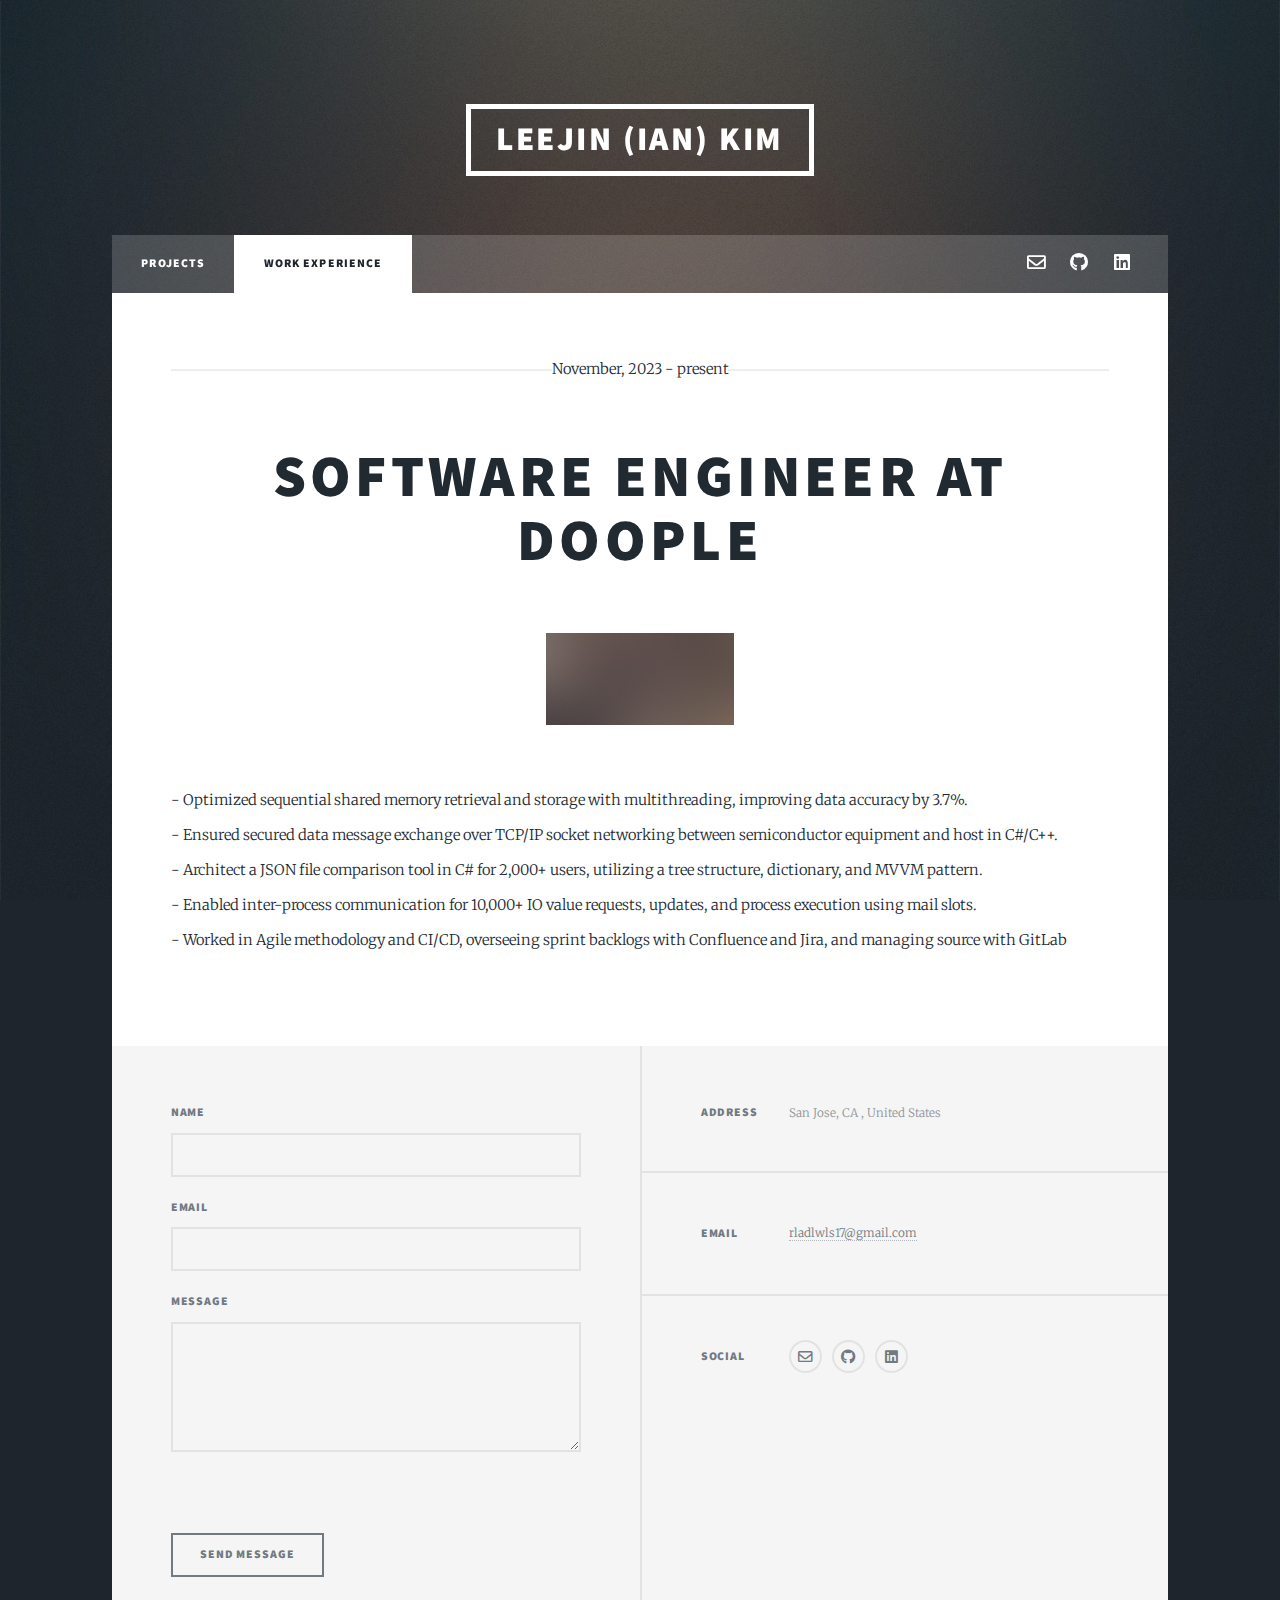
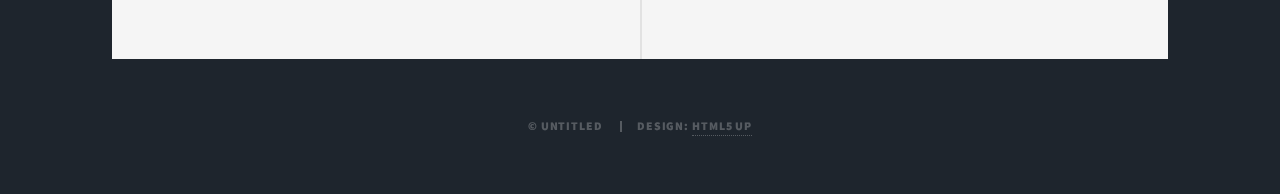
<file: generic.html>
<!DOCTYPE HTML>
<!--
	Massively by HTML5 UP
	html5up.net | @ajlkn
	Free for personal and commercial use under the CCA 3.0 license (html5up.net/license)
-->
<html>

<head>
	<title>Generic Page - Massively by HTML5 UP</title>
	<meta charset="utf-8" />
	<meta name="viewport" content="width=device-width, initial-scale=1, user-scalable=no" />
	<link rel="stylesheet" href="assets/css/main.css" />
	<noscript>
		<link rel="stylesheet" href="assets/css/noscript.css" />
	</noscript>
</head>

<body class="is-preload">

	<!-- Wrapper -->
	<div id="wrapper">

		<!-- Header -->
		<header id="header">
			<a href="index.html" class="logo">Leejin (Ian) Kim </a>
		</header>

		<!-- Nav -->
		<nav id="nav">
			<ul class="links">
				<li><a href="index.html">Projects</a></li>
				<li class="active"><a href="generic.html">Work Experience</a></li>
				<!-- <li><a href="elements.html">Elements Reference</a></li> -->
			</ul>
			<ul class="icons">
				<!-- a href="" data-rb-event-key="mailto:rladlwls17@gmail.com" -->
				<li><a href="mailto:rladlwls17@gmail.com" class="icon fas fa-envelope"><span
							class="label">Mail</span></a>
				</li>
				<li><a href="https://github.com/lkim3834" class="icon brands fa-github"><span
							class="label">GitHub</span></a>
				</li>
				<!-- <svg class="MuiSvgIcon-root" focusable="false" viewBox="0 0 24 24" aria-hidden="true" style="font-size: 21px;"></svg> -->
				<li><a href="https://www.linkedin.com/in/ian-kim-72113020a/" class="icon brands fa-linkedin"><span
							class="label">LinkedIn</span></a></li>
			</ul>
		</nav>

		<!-- Main -->
		<div id="main">

			<!-- Post -->
			<section class="post">
				<header class="major">
					<span class="date">November, 2023 - present</span>
					<h1>Software Engineer at<br />
						Doople</h1>
					<p> </p>
				</header>
				<div class="image main"><img src="images/pic01.jpg" alt="" /></div>
				<p>- Optimized sequential shared memory retrieval and storage with multithreading, improving data
					accuracy by 3.7%. <br>
					- Ensured secured data message exchange over TCP/IP socket networking between semiconductor
					equipment and host in C#/C++.<br>
					- Architect a JSON file comparison tool in C# for 2,000+ users, utilizing a tree structure,
					dictionary, and MVVM pattern.<br>
					- Enabled inter-process communication for 10,000+ IO value requests, updates, and process
					execution using mail slots.<br>
					- Worked in Agile methodology and CI/CD, overseeing sprint backlogs with Confluence and Jira,
					and managing source with GitLab<br></p>
			</section>

		</div>

		<!-- Footer -->
		<footer id="footer">
			<section>
				<form method="post" action="#">
					<div class="fields">
						<div class="field">
							<label for="name">Name</label>
							<input type="text" name="name" id="name" />
						</div>
						<div class="field">
							<label for="email">Email</label>
							<input type="text" name="email" id="email" />
						</div>
						<div class="field">
							<label for="message">Message</label>
							<textarea name="message" id="message" rows="3"></textarea>
						</div>
					</div>
					<ul class="actions">
						<li><input type="submit" value="Send Message" /></li>
					</ul>
				</form>
			</section>
			<section class="split contact">
				<section class="alt">
					<h3>Address</h3>
					<p>San Jose, CA , United States</p>
				</section>
				<!-- <section>
					<h3>Phone</h3>
					<p><a href="#">sorry contact me via mail i</a></p>
				</section> -->
				<section>
					<h3>Email</h3>
					<p><a href="#">rladlwls17@gmail.com</a></p>
				</section>
				<section>
					<h3>Social</h3>
					<ul class="icons alt">
						<li><a href="mailto:rladlwls17@gmail.com" class="icon fas fa-envelope"><span
									class="label">Mail</span></a>
						</li>
						<li><a href="https://github.com/lkim3834" class="icon brands fa-github"><span
									class="label">GitHub</span></a>
						</li>
						<!-- <svg class="MuiSvgIcon-root" focusable="false" viewBox="0 0 24 24" aria-hidden="true" style="font-size: 21px;"></svg> -->
						<li><a href="https://www.linkedin.com/in/ian-kim-72113020a/"
								class="icon brands fa-linkedin"><span class="label">LinkedIn</span></a></li>
						<!-- <li><a href="#" class="icon brands alt fa-github"><span class="label">GitHub</span></a></li> -->
					</ul>
				</section>
			</section>
		</footer>
		<!-- Copyright -->
		<div id="copyright">
			<ul>
				<li>&copy; Untitled</li>
				<li>Design: <a href="https://html5up.net">HTML5 UP</a></li>
			</ul>
		</div>

	</div>

	<!-- Scripts -->
	<script src="assets/js/jquery.min.js"></script>
	<script src="assets/js/jquery.scrollex.min.js"></script>
	<script src="assets/js/jquery.scrolly.min.js"></script>
	<script src="assets/js/browser.min.js"></script>
	<script src="assets/js/breakpoints.min.js"></script>
	<script src="assets/js/util.js"></script>
	<script src="assets/js/main.js"></script>

</body>

</html>
</file>
<file: assets/css/main.css>
@import url(fontawesome-all.min.css);
@import url("https://fonts.googleapis.com/css?family=Merriweather:300,700,300italic,700italic|Source+Sans+Pro:900");

/*
	Massively by HTML5 UP
	html5up.net | @ajlkn
	Free for personal and commercial use under the CCA 3.0 license (html5up.net/license)
*/

html, body, div, span, applet, object,
iframe, h1, h2, h3, h4, h5, h6, p, blockquote,
pre, a, abbr, acronym, address, big, cite,
code, del, dfn, em, img, ins, kbd, q, s, samp,
small, strike, strong, sub, sup, tt, var, b,
u, i, center, dl, dt, dd, ol, ul, li, fieldset,
form, label, legend, table, caption, tbody,
tfoot, thead, tr, th, td, article, aside,
canvas, details, embed, figure, figcaption,
footer, header, hgroup, menu, nav, output, ruby,
section, summary, time, mark, audio, video {
	margin: 0;
	padding: 0;
	border: 0;
	font-size: 100%;
	font: inherit;
	vertical-align: baseline;}

article, aside, details, figcaption, figure,
footer, header, hgroup, menu, nav, section {
	display: block;}

body {
	line-height: 1;
}

ol, ul {
	list-style: none;
}

blockquote, q {
	quotes: none;
}

	blockquote:before, blockquote:after, q:before, q:after {
		content: '';
		content: none;
	}

table {
	border-collapse: collapse;
	border-spacing: 0;
}

body {
	-webkit-text-size-adjust: none;
}

mark {
	background-color: transparent;
	color: inherit;
}

input::-moz-focus-inner {
	border: 0;
	padding: 0;
}

input, select, textarea {
	-moz-appearance: none;
	-webkit-appearance: none;
	-ms-appearance: none;
	appearance: none;
}

/* Basic */

	@-ms-viewport {
		width: device-width;
	}

	body {
		-ms-overflow-style: scrollbar;
	}

	@media screen and (max-width: 480px) {

		html, body {
			min-width: 320px;
		}

	}

	html {
		box-sizing: border-box;
	}

	*, *:before, *:after {
		box-sizing: inherit;
	}

	body {
		background-color: #1e252d;
	}

		body.is-preload *, body.is-preload *:before, body.is-preload *:after {
			-moz-animation: none !important;
			-webkit-animation: none !important;
			-ms-animation: none !important;
			animation: none !important;
			-moz-transition: none !important;
			-webkit-transition: none !important;
			-ms-transition: none !important;
			transition: none !important;
		}

/* Type */

	html {
		font-size: 16pt;
	}

		@media screen and (max-width: 1680px) {

			html {
				font-size: 12pt;
			}

		}

		@media screen and (max-width: 1280px) {

			html {
				font-size: 11pt;
			}

		}

		@media screen and (max-width: 360px) {

			html {
				font-size: 10pt;
			}

		}

	body {
		color: #212931;
	}

	body, input, select, textarea {
		font-family: "Merriweather", Georgia, serif;
		font-weight: 300;
		font-size: 1rem;
		line-height: 2.375;
	}

	a {
		-moz-transition: color 0.2s ease-in-out, background-color 0.2s ease-in-out, border-color 0.2s ease-in-out, box-shadow 0.2s ease-in-out;
		-webkit-transition: color 0.2s ease-in-out, background-color 0.2s ease-in-out, border-color 0.2s ease-in-out, box-shadow 0.2s ease-in-out;
		-ms-transition: color 0.2s ease-in-out, background-color 0.2s ease-in-out, border-color 0.2s ease-in-out, box-shadow 0.2s ease-in-out;
		transition: color 0.2s ease-in-out, background-color 0.2s ease-in-out, border-color 0.2s ease-in-out, box-shadow 0.2s ease-in-out;
		border-bottom: dotted 1px;
		text-decoration: none;
	}

		a:hover {
			border-bottom-color: transparent;
		}

	strong, b {
		font-weight: 600;
	}

	em, i {
		font-style: italic;
	}

	p {
		text-align: justify;
		margin: 0 0 2rem 0;
	}

	h1, h2, h3, h4, h5, h6 {
		font-family: "Source Sans Pro", Helvetica, sans-serif;
		font-weight: 900;
		line-height: 1.5;
		letter-spacing: 0.075em;
		text-transform: uppercase;
		margin: 0 0 1rem 0;
	}

		h1 a, h2 a, h3 a, h4 a, h5 a, h6 a {
			border-bottom: 0;
			color: inherit;
			text-decoration: none;
		}

	h1 {
		font-size: 4rem;
		line-height: 1.1;
		margin: 0 0 2rem 0;
	}

	h2 {
		font-size: 1.75rem;
		line-height: 1.3;
		margin: 0 0 1.5rem 0;
	}

	h3 {
		font-size: 1.25rem;
		margin: 0 0 1.5rem 0;
	}

	h4 {
		font-size: 1rem;
	}

	h5 {
		font-size: 0.9rem;
	}

	h6 {
		font-size: 0.8rem;
	}

	sub {
		font-size: 0.8rem;
		position: relative;
		top: 0.5rem;
	}

	sup {
		font-size: 0.8rem;
		position: relative;
		top: -0.5rem;
	}

	blockquote {
		border-left: solid 4px;
		font-style: italic;
		margin: 0 0 2rem 0;
		padding: 0.5rem 0 0.5rem 2rem;
	}

	code {
		border: solid 2px;
		font-family: "Courier New", monospace;
		font-size: 0.9rem;
		margin: 0 0.25rem;
		padding: 0.25rem 0.65rem;
	}

	pre {
		-webkit-overflow-scrolling: touch;
		font-family: "Courier New", monospace;
		font-size: 0.9rem;
		margin: 0 0 2rem 0;
	}

		pre code {
			display: block;
			line-height: 1.75;
			padding: 1rem 1.5rem;
			overflow-x: auto;
		}

	hr {
		border: 0;
		border-bottom: solid 2px;
		margin: 3rem 0;
	}

		hr.major {
			margin: 5rem 0;
		}

	.align-left {
		text-align: left;
	}

	.align-center {
		text-align: center;
	}

	.align-right {
		text-align: right;
	}

	input, select, textarea {
		color: #212931;
	}

	a {
		color: #212931;
		border-bottom-color: rgba(33, 41, 49, 0.5);
	}

		a:hover {
			border-bottom-color: transparent;
			color: #18bfef !important;
		}

	strong, b {
		color: #212931;
	}

	h1, h2, h3, h4, h5, h6 {
		color: #212931;
	}

	blockquote {
		border-left-color: #eeeeee;
	}

	code {
		background: rgba(220, 220, 220, 0.25);
		border-color: #eeeeee;
	}

	hr {
		border-bottom-color: #eeeeee;
	}

/* Row */

	.row {
		display: flex;
		flex-wrap: wrap;
		box-sizing: border-box;
		align-items: stretch;
	}

		.row > * {
			box-sizing: border-box;
		}

		.row.gtr-uniform > * > :last-child {
			margin-bottom: 0;
		}

		.row.aln-left {
			justify-content: flex-start;
		}

		.row.aln-center {
			justify-content: center;
		}

		.row.aln-right {
			justify-content: flex-end;
		}

		.row.aln-top {
			align-items: flex-start;
		}

		.row.aln-middle {
			align-items: center;
		}

		.row.aln-bottom {
			align-items: flex-end;
		}

		.row > .imp {
			order: -1;
		}

		.row > .col-1 {
			width: 8.33333%;
		}

		.row > .off-1 {
			margin-left: 8.33333%;
		}

		.row > .col-2 {
			width: 16.66667%;
		}

		.row > .off-2 {
			margin-left: 16.66667%;
		}

		.row > .col-3 {
			width: 25%;
		}

		.row > .off-3 {
			margin-left: 25%;
		}

		.row > .col-4 {
			width: 33.33333%;
		}

		.row > .off-4 {
			margin-left: 33.33333%;
		}

		.row > .col-5 {
			width: 41.66667%;
		}

		.row > .off-5 {
			margin-left: 41.66667%;
		}

		.row > .col-6 {
			width: 50%;
		}

		.row > .off-6 {
			margin-left: 50%;
		}

		.row > .col-7 {
			width: 58.33333%;
		}

		.row > .off-7 {
			margin-left: 58.33333%;
		}

		.row > .col-8 {
			width: 66.66667%;
		}

		.row > .off-8 {
			margin-left: 66.66667%;
		}

		.row > .col-9 {
			width: 75%;
		}

		.row > .off-9 {
			margin-left: 75%;
		}

		.row > .col-10 {
			width: 83.33333%;
		}

		.row > .off-10 {
			margin-left: 83.33333%;
		}

		.row > .col-11 {
			width: 91.66667%;
		}

		.row > .off-11 {
			margin-left: 91.66667%;
		}

		.row > .col-12 {
			width: 100%;
		}

		.row > .off-12 {
			margin-left: 100%;
		}

		.row.gtr-0 {
			margin-top: 0;
			margin-left: 0rem;
		}

			.row.gtr-0 > * {
				padding: 0 0 0 0rem;
			}

			.row.gtr-0.gtr-uniform {
				margin-top: 0rem;
			}

				.row.gtr-0.gtr-uniform > * {
					padding-top: 0rem;
				}

		.row.gtr-25 {
			margin-top: 0;
			margin-left: -0.375rem;
		}

			.row.gtr-25 > * {
				padding: 0 0 0 0.375rem;
			}

			.row.gtr-25.gtr-uniform {
				margin-top: -0.375rem;
			}

				.row.gtr-25.gtr-uniform > * {
					padding-top: 0.375rem;
				}

		.row.gtr-50 {
			margin-top: 0;
			margin-left: -0.75rem;
		}

			.row.gtr-50 > * {
				padding: 0 0 0 0.75rem;
			}

			.row.gtr-50.gtr-uniform {
				margin-top: -0.75rem;
			}

				.row.gtr-50.gtr-uniform > * {
					padding-top: 0.75rem;
				}

		.row {
			margin-top: 0;
			margin-left: -1.5rem;
		}

			.row > * {
				padding: 0 0 0 1.5rem;
			}

			.row.gtr-uniform {
				margin-top: -1.5rem;
			}

				.row.gtr-uniform > * {
					padding-top: 1.5rem;
				}

		.row.gtr-150 {
			margin-top: 0;
			margin-left: -2.25rem;
		}

			.row.gtr-150 > * {
				padding: 0 0 0 2.25rem;
			}

			.row.gtr-150.gtr-uniform {
				margin-top: -2.25rem;
			}

				.row.gtr-150.gtr-uniform > * {
					padding-top: 2.25rem;
				}

		.row.gtr-200 {
			margin-top: 0;
			margin-left: -3rem;
		}

			.row.gtr-200 > * {
				padding: 0 0 0 3rem;
			}

			.row.gtr-200.gtr-uniform {
				margin-top: -3rem;
			}

				.row.gtr-200.gtr-uniform > * {
					padding-top: 3rem;
				}

		@media screen and (max-width: 1680px) {

			.row {
				display: flex;
				flex-wrap: wrap;
				box-sizing: border-box;
				align-items: stretch;
			}

				.row > * {
					box-sizing: border-box;
				}

				.row.gtr-uniform > * > :last-child {
					margin-bottom: 0;
				}

				.row.aln-left {
					justify-content: flex-start;
				}

				.row.aln-center {
					justify-content: center;
				}

				.row.aln-right {
					justify-content: flex-end;
				}

				.row.aln-top {
					align-items: flex-start;
				}

				.row.aln-middle {
					align-items: center;
				}

				.row.aln-bottom {
					align-items: flex-end;
				}

				.row > .imp-xlarge {
					order: -1;
				}

				.row > .col-1-xlarge {
					width: 8.33333%;
				}

				.row > .off-1-xlarge {
					margin-left: 8.33333%;
				}

				.row > .col-2-xlarge {
					width: 16.66667%;
				}

				.row > .off-2-xlarge {
					margin-left: 16.66667%;
				}

				.row > .col-3-xlarge {
					width: 25%;
				}

				.row > .off-3-xlarge {
					margin-left: 25%;
				}

				.row > .col-4-xlarge {
					width: 33.33333%;
				}

				.row > .off-4-xlarge {
					margin-left: 33.33333%;
				}

				.row > .col-5-xlarge {
					width: 41.66667%;
				}

				.row > .off-5-xlarge {
					margin-left: 41.66667%;
				}

				.row > .col-6-xlarge {
					width: 50%;
				}

				.row > .off-6-xlarge {
					margin-left: 50%;
				}

				.row > .col-7-xlarge {
					width: 58.33333%;
				}

				.row > .off-7-xlarge {
					margin-left: 58.33333%;
				}

				.row > .col-8-xlarge {
					width: 66.66667%;
				}

				.row > .off-8-xlarge {
					margin-left: 66.66667%;
				}

				.row > .col-9-xlarge {
					width: 75%;
				}

				.row > .off-9-xlarge {
					margin-left: 75%;
				}

				.row > .col-10-xlarge {
					width: 83.33333%;
				}

				.row > .off-10-xlarge {
					margin-left: 83.33333%;
				}

				.row > .col-11-xlarge {
					width: 91.66667%;
				}

				.row > .off-11-xlarge {
					margin-left: 91.66667%;
				}

				.row > .col-12-xlarge {
					width: 100%;
				}

				.row > .off-12-xlarge {
					margin-left: 100%;
				}

				.row.gtr-0 {
					margin-top: 0;
					margin-left: 0rem;
				}

					.row.gtr-0 > * {
						padding: 0 0 0 0rem;
					}

					.row.gtr-0.gtr-uniform {
						margin-top: 0rem;
					}

						.row.gtr-0.gtr-uniform > * {
							padding-top: 0rem;
						}

				.row.gtr-25 {
					margin-top: 0;
					margin-left: -0.375rem;
				}

					.row.gtr-25 > * {
						padding: 0 0 0 0.375rem;
					}

					.row.gtr-25.gtr-uniform {
						margin-top: -0.375rem;
					}

						.row.gtr-25.gtr-uniform > * {
							padding-top: 0.375rem;
						}

				.row.gtr-50 {
					margin-top: 0;
					margin-left: -0.75rem;
				}

					.row.gtr-50 > * {
						padding: 0 0 0 0.75rem;
					}

					.row.gtr-50.gtr-uniform {
						margin-top: -0.75rem;
					}

						.row.gtr-50.gtr-uniform > * {
							padding-top: 0.75rem;
						}

				.row {
					margin-top: 0;
					margin-left: -1.5rem;
				}

					.row > * {
						padding: 0 0 0 1.5rem;
					}

					.row.gtr-uniform {
						margin-top: -1.5rem;
					}

						.row.gtr-uniform > * {
							padding-top: 1.5rem;
						}

				.row.gtr-150 {
					margin-top: 0;
					margin-left: -2.25rem;
				}

					.row.gtr-150 > * {
						padding: 0 0 0 2.25rem;
					}

					.row.gtr-150.gtr-uniform {
						margin-top: -2.25rem;
					}

						.row.gtr-150.gtr-uniform > * {
							padding-top: 2.25rem;
						}

				.row.gtr-200 {
					margin-top: 0;
					margin-left: -3rem;
				}

					.row.gtr-200 > * {
						padding: 0 0 0 3rem;
					}

					.row.gtr-200.gtr-uniform {
						margin-top: -3rem;
					}

						.row.gtr-200.gtr-uniform > * {
							padding-top: 3rem;
						}

		}

		@media screen and (max-width: 1280px) {

			.row {
				display: flex;
				flex-wrap: wrap;
				box-sizing: border-box;
				align-items: stretch;
			}

				.row > * {
					box-sizing: border-box;
				}

				.row.gtr-uniform > * > :last-child {
					margin-bottom: 0;
				}

				.row.aln-left {
					justify-content: flex-start;
				}

				.row.aln-center {
					justify-content: center;
				}

				.row.aln-right {
					justify-content: flex-end;
				}

				.row.aln-top {
					align-items: flex-start;
				}

				.row.aln-middle {
					align-items: center;
				}

				.row.aln-bottom {
					align-items: flex-end;
				}

				.row > .imp-large {
					order: -1;
				}

				.row > .col-1-large {
					width: 8.33333%;
				}

				.row > .off-1-large {
					margin-left: 8.33333%;
				}

				.row > .col-2-large {
					width: 16.66667%;
				}

				.row > .off-2-large {
					margin-left: 16.66667%;
				}

				.row > .col-3-large {
					width: 25%;
				}

				.row > .off-3-large {
					margin-left: 25%;
				}

				.row > .col-4-large {
					width: 33.33333%;
				}

				.row > .off-4-large {
					margin-left: 33.33333%;
				}

				.row > .col-5-large {
					width: 41.66667%;
				}

				.row > .off-5-large {
					margin-left: 41.66667%;
				}

				.row > .col-6-large {
					width: 50%;
				}

				.row > .off-6-large {
					margin-left: 50%;
				}

				.row > .col-7-large {
					width: 58.33333%;
				}

				.row > .off-7-large {
					margin-left: 58.33333%;
				}

				.row > .col-8-large {
					width: 66.66667%;
				}

				.row > .off-8-large {
					margin-left: 66.66667%;
				}

				.row > .col-9-large {
					width: 75%;
				}

				.row > .off-9-large {
					margin-left: 75%;
				}

				.row > .col-10-large {
					width: 83.33333%;
				}

				.row > .off-10-large {
					margin-left: 83.33333%;
				}

				.row > .col-11-large {
					width: 91.66667%;
				}

				.row > .off-11-large {
					margin-left: 91.66667%;
				}

				.row > .col-12-large {
					width: 100%;
				}

				.row > .off-12-large {
					margin-left: 100%;
				}

				.row.gtr-0 {
					margin-top: 0;
					margin-left: 0rem;
				}

					.row.gtr-0 > * {
						padding: 0 0 0 0rem;
					}

					.row.gtr-0.gtr-uniform {
						margin-top: 0rem;
					}

						.row.gtr-0.gtr-uniform > * {
							padding-top: 0rem;
						}

				.row.gtr-25 {
					margin-top: 0;
					margin-left: -0.375rem;
				}

					.row.gtr-25 > * {
						padding: 0 0 0 0.375rem;
					}

					.row.gtr-25.gtr-uniform {
						margin-top: -0.375rem;
					}

						.row.gtr-25.gtr-uniform > * {
							padding-top: 0.375rem;
						}

				.row.gtr-50 {
					margin-top: 0;
					margin-left: -0.75rem;
				}

					.row.gtr-50 > * {
						padding: 0 0 0 0.75rem;
					}

					.row.gtr-50.gtr-uniform {
						margin-top: -0.75rem;
					}

						.row.gtr-50.gtr-uniform > * {
							padding-top: 0.75rem;
						}

				.row {
					margin-top: 0;
					margin-left: -1.5rem;
				}

					.row > * {
						padding: 0 0 0 1.5rem;
					}

					.row.gtr-uniform {
						margin-top: -1.5rem;
					}

						.row.gtr-uniform > * {
							padding-top: 1.5rem;
						}

				.row.gtr-150 {
					margin-top: 0;
					margin-left: -2.25rem;
				}

					.row.gtr-150 > * {
						padding: 0 0 0 2.25rem;
					}

					.row.gtr-150.gtr-uniform {
						margin-top: -2.25rem;
					}

						.row.gtr-150.gtr-uniform > * {
							padding-top: 2.25rem;
						}

				.row.gtr-200 {
					margin-top: 0;
					margin-left: -3rem;
				}

					.row.gtr-200 > * {
						padding: 0 0 0 3rem;
					}

					.row.gtr-200.gtr-uniform {
						margin-top: -3rem;
					}

						.row.gtr-200.gtr-uniform > * {
							padding-top: 3rem;
						}

		}

		@media screen and (max-width: 980px) {

			.row {
				display: flex;
				flex-wrap: wrap;
				box-sizing: border-box;
				align-items: stretch;
			}

				.row > * {
					box-sizing: border-box;
				}

				.row.gtr-uniform > * > :last-child {
					margin-bottom: 0;
				}

				.row.aln-left {
					justify-content: flex-start;
				}

				.row.aln-center {
					justify-content: center;
				}

				.row.aln-right {
					justify-content: flex-end;
				}

				.row.aln-top {
					align-items: flex-start;
				}

				.row.aln-middle {
					align-items: center;
				}

				.row.aln-bottom {
					align-items: flex-end;
				}

				.row > .imp-medium {
					order: -1;
				}

				.row > .col-1-medium {
					width: 8.33333%;
				}

				.row > .off-1-medium {
					margin-left: 8.33333%;
				}

				.row > .col-2-medium {
					width: 16.66667%;
				}

				.row > .off-2-medium {
					margin-left: 16.66667%;
				}

				.row > .col-3-medium {
					width: 25%;
				}

				.row > .off-3-medium {
					margin-left: 25%;
				}

				.row > .col-4-medium {
					width: 33.33333%;
				}

				.row > .off-4-medium {
					margin-left: 33.33333%;
				}

				.row > .col-5-medium {
					width: 41.66667%;
				}

				.row > .off-5-medium {
					margin-left: 41.66667%;
				}

				.row > .col-6-medium {
					width: 50%;
				}

				.row > .off-6-medium {
					margin-left: 50%;
				}

				.row > .col-7-medium {
					width: 58.33333%;
				}

				.row > .off-7-medium {
					margin-left: 58.33333%;
				}

				.row > .col-8-medium {
					width: 66.66667%;
				}

				.row > .off-8-medium {
					margin-left: 66.66667%;
				}

				.row > .col-9-medium {
					width: 75%;
				}

				.row > .off-9-medium {
					margin-left: 75%;
				}

				.row > .col-10-medium {
					width: 83.33333%;
				}

				.row > .off-10-medium {
					margin-left: 83.33333%;
				}

				.row > .col-11-medium {
					width: 91.66667%;
				}

				.row > .off-11-medium {
					margin-left: 91.66667%;
				}

				.row > .col-12-medium {
					width: 100%;
				}

				.row > .off-12-medium {
					margin-left: 100%;
				}

				.row.gtr-0 {
					margin-top: 0;
					margin-left: 0rem;
				}

					.row.gtr-0 > * {
						padding: 0 0 0 0rem;
					}

					.row.gtr-0.gtr-uniform {
						margin-top: 0rem;
					}

						.row.gtr-0.gtr-uniform > * {
							padding-top: 0rem;
						}

				.row.gtr-25 {
					margin-top: 0;
					margin-left: -0.375rem;
				}

					.row.gtr-25 > * {
						padding: 0 0 0 0.375rem;
					}

					.row.gtr-25.gtr-uniform {
						margin-top: -0.375rem;
					}

						.row.gtr-25.gtr-uniform > * {
							padding-top: 0.375rem;
						}

				.row.gtr-50 {
					margin-top: 0;
					margin-left: -0.75rem;
				}

					.row.gtr-50 > * {
						padding: 0 0 0 0.75rem;
					}

					.row.gtr-50.gtr-uniform {
						margin-top: -0.75rem;
					}

						.row.gtr-50.gtr-uniform > * {
							padding-top: 0.75rem;
						}

				.row {
					margin-top: 0;
					margin-left: -1.5rem;
				}

					.row > * {
						padding: 0 0 0 1.5rem;
					}

					.row.gtr-uniform {
						margin-top: -1.5rem;
					}

						.row.gtr-uniform > * {
							padding-top: 1.5rem;
						}

				.row.gtr-150 {
					margin-top: 0;
					margin-left: -2.25rem;
				}

					.row.gtr-150 > * {
						padding: 0 0 0 2.25rem;
					}

					.row.gtr-150.gtr-uniform {
						margin-top: -2.25rem;
					}

						.row.gtr-150.gtr-uniform > * {
							padding-top: 2.25rem;
						}

				.row.gtr-200 {
					margin-top: 0;
					margin-left: -3rem;
				}

					.row.gtr-200 > * {
						padding: 0 0 0 3rem;
					}

					.row.gtr-200.gtr-uniform {
						margin-top: -3rem;
					}

						.row.gtr-200.gtr-uniform > * {
							padding-top: 3rem;
						}

		}

		@media screen and (max-width: 736px) {

			.row {
				display: flex;
				flex-wrap: wrap;
				box-sizing: border-box;
				align-items: stretch;
			}

				.row > * {
					box-sizing: border-box;
				}

				.row.gtr-uniform > * > :last-child {
					margin-bottom: 0;
				}

				.row.aln-left {
					justify-content: flex-start;
				}

				.row.aln-center {
					justify-content: center;
				}

				.row.aln-right {
					justify-content: flex-end;
				}

				.row.aln-top {
					align-items: flex-start;
				}

				.row.aln-middle {
					align-items: center;
				}

				.row.aln-bottom {
					align-items: flex-end;
				}

				.row > .imp-small {
					order: -1;
				}

				.row > .col-1-small {
					width: 8.33333%;
				}

				.row > .off-1-small {
					margin-left: 8.33333%;
				}

				.row > .col-2-small {
					width: 16.66667%;
				}

				.row > .off-2-small {
					margin-left: 16.66667%;
				}

				.row > .col-3-small {
					width: 25%;
				}

				.row > .off-3-small {
					margin-left: 25%;
				}

				.row > .col-4-small {
					width: 33.33333%;
				}

				.row > .off-4-small {
					margin-left: 33.33333%;
				}

				.row > .col-5-small {
					width: 41.66667%;
				}

				.row > .off-5-small {
					margin-left: 41.66667%;
				}

				.row > .col-6-small {
					width: 50%;
				}

				.row > .off-6-small {
					margin-left: 50%;
				}

				.row > .col-7-small {
					width: 58.33333%;
				}

				.row > .off-7-small {
					margin-left: 58.33333%;
				}

				.row > .col-8-small {
					width: 66.66667%;
				}

				.row > .off-8-small {
					margin-left: 66.66667%;
				}

				.row > .col-9-small {
					width: 75%;
				}

				.row > .off-9-small {
					margin-left: 75%;
				}

				.row > .col-10-small {
					width: 83.33333%;
				}

				.row > .off-10-small {
					margin-left: 83.33333%;
				}

				.row > .col-11-small {
					width: 91.66667%;
				}

				.row > .off-11-small {
					margin-left: 91.66667%;
				}

				.row > .col-12-small {
					width: 100%;
				}

				.row > .off-12-small {
					margin-left: 100%;
				}

				.row.gtr-0 {
					margin-top: 0;
					margin-left: 0rem;
				}

					.row.gtr-0 > * {
						padding: 0 0 0 0rem;
					}

					.row.gtr-0.gtr-uniform {
						margin-top: 0rem;
					}

						.row.gtr-0.gtr-uniform > * {
							padding-top: 0rem;
						}

				.row.gtr-25 {
					margin-top: 0;
					margin-left: -0.375rem;
				}

					.row.gtr-25 > * {
						padding: 0 0 0 0.375rem;
					}

					.row.gtr-25.gtr-uniform {
						margin-top: -0.375rem;
					}

						.row.gtr-25.gtr-uniform > * {
							padding-top: 0.375rem;
						}

				.row.gtr-50 {
					margin-top: 0;
					margin-left: -0.75rem;
				}

					.row.gtr-50 > * {
						padding: 0 0 0 0.75rem;
					}

					.row.gtr-50.gtr-uniform {
						margin-top: -0.75rem;
					}

						.row.gtr-50.gtr-uniform > * {
							padding-top: 0.75rem;
						}

				.row {
					margin-top: 0;
					margin-left: -1.5rem;
				}

					.row > * {
						padding: 0 0 0 1.5rem;
					}

					.row.gtr-uniform {
						margin-top: -1.5rem;
					}

						.row.gtr-uniform > * {
							padding-top: 1.5rem;
						}

				.row.gtr-150 {
					margin-top: 0;
					margin-left: -2.25rem;
				}

					.row.gtr-150 > * {
						padding: 0 0 0 2.25rem;
					}

					.row.gtr-150.gtr-uniform {
						margin-top: -2.25rem;
					}

						.row.gtr-150.gtr-uniform > * {
							padding-top: 2.25rem;
						}

				.row.gtr-200 {
					margin-top: 0;
					margin-left: -3rem;
				}

					.row.gtr-200 > * {
						padding: 0 0 0 3rem;
					}

					.row.gtr-200.gtr-uniform {
						margin-top: -3rem;
					}

						.row.gtr-200.gtr-uniform > * {
							padding-top: 3rem;
						}

		}

		@media screen and (max-width: 480px) {

			.row {
				display: flex;
				flex-wrap: wrap;
				box-sizing: border-box;
				align-items: stretch;
			}

				.row > * {
					box-sizing: border-box;
				}

				.row.gtr-uniform > * > :last-child {
					margin-bottom: 0;
				}

				.row.aln-left {
					justify-content: flex-start;
				}

				.row.aln-center {
					justify-content: center;
				}

				.row.aln-right {
					justify-content: flex-end;
				}

				.row.aln-top {
					align-items: flex-start;
				}

				.row.aln-middle {
					align-items: center;
				}

				.row.aln-bottom {
					align-items: flex-end;
				}

				.row > .imp-xsmall {
					order: -1;
				}

				.row > .col-1-xsmall {
					width: 8.33333%;
				}

				.row > .off-1-xsmall {
					margin-left: 8.33333%;
				}

				.row > .col-2-xsmall {
					width: 16.66667%;
				}

				.row > .off-2-xsmall {
					margin-left: 16.66667%;
				}

				.row > .col-3-xsmall {
					width: 25%;
				}

				.row > .off-3-xsmall {
					margin-left: 25%;
				}

				.row > .col-4-xsmall {
					width: 33.33333%;
				}

				.row > .off-4-xsmall {
					margin-left: 33.33333%;
				}

				.row > .col-5-xsmall {
					width: 41.66667%;
				}

				.row > .off-5-xsmall {
					margin-left: 41.66667%;
				}

				.row > .col-6-xsmall {
					width: 50%;
				}

				.row > .off-6-xsmall {
					margin-left: 50%;
				}

				.row > .col-7-xsmall {
					width: 58.33333%;
				}

				.row > .off-7-xsmall {
					margin-left: 58.33333%;
				}

				.row > .col-8-xsmall {
					width: 66.66667%;
				}

				.row > .off-8-xsmall {
					margin-left: 66.66667%;
				}

				.row > .col-9-xsmall {
					width: 75%;
				}

				.row > .off-9-xsmall {
					margin-left: 75%;
				}

				.row > .col-10-xsmall {
					width: 83.33333%;
				}

				.row > .off-10-xsmall {
					margin-left: 83.33333%;
				}

				.row > .col-11-xsmall {
					width: 91.66667%;
				}

				.row > .off-11-xsmall {
					margin-left: 91.66667%;
				}

				.row > .col-12-xsmall {
					width: 100%;
				}

				.row > .off-12-xsmall {
					margin-left: 100%;
				}

				.row.gtr-0 {
					margin-top: 0;
					margin-left: 0rem;
				}

					.row.gtr-0 > * {
						padding: 0 0 0 0rem;
					}

					.row.gtr-0.gtr-uniform {
						margin-top: 0rem;
					}

						.row.gtr-0.gtr-uniform > * {
							padding-top: 0rem;
						}

				.row.gtr-25 {
					margin-top: 0;
					margin-left: -0.375rem;
				}

					.row.gtr-25 > * {
						padding: 0 0 0 0.375rem;
					}

					.row.gtr-25.gtr-uniform {
						margin-top: -0.375rem;
					}

						.row.gtr-25.gtr-uniform > * {
							padding-top: 0.375rem;
						}

				.row.gtr-50 {
					margin-top: 0;
					margin-left: -0.75rem;
				}

					.row.gtr-50 > * {
						padding: 0 0 0 0.75rem;
					}

					.row.gtr-50.gtr-uniform {
						margin-top: -0.75rem;
					}

						.row.gtr-50.gtr-uniform > * {
							padding-top: 0.75rem;
						}

				.row {
					margin-top: 0;
					margin-left: -1.5rem;
				}

					.row > * {
						padding: 0 0 0 1.5rem;
					}

					.row.gtr-uniform {
						margin-top: -1.5rem;
					}

						.row.gtr-uniform > * {
							padding-top: 1.5rem;
						}

				.row.gtr-150 {
					margin-top: 0;
					margin-left: -2.25rem;
				}

					.row.gtr-150 > * {
						padding: 0 0 0 2.25rem;
					}

					.row.gtr-150.gtr-uniform {
						margin-top: -2.25rem;
					}

						.row.gtr-150.gtr-uniform > * {
							padding-top: 2.25rem;
						}

				.row.gtr-200 {
					margin-top: 0;
					margin-left: -3rem;
				}

					.row.gtr-200 > * {
						padding: 0 0 0 3rem;
					}

					.row.gtr-200.gtr-uniform {
						margin-top: -3rem;
					}

						.row.gtr-200.gtr-uniform > * {
							padding-top: 3rem;
						}

		}

		@media screen and (max-width: 360px) {

			.row {
				display: flex;
				flex-wrap: wrap;
				box-sizing: border-box;
				align-items: stretch;
			}

				.row > * {
					box-sizing: border-box;
				}

				.row.gtr-uniform > * > :last-child {
					margin-bottom: 0;
				}

				.row.aln-left {
					justify-content: flex-start;
				}

				.row.aln-center {
					justify-content: center;
				}

				.row.aln-right {
					justify-content: flex-end;
				}

				.row.aln-top {
					align-items: flex-start;
				}

				.row.aln-middle {
					align-items: center;
				}

				.row.aln-bottom {
					align-items: flex-end;
				}

				.row > .imp-xxsmall {
					order: -1;
				}

				.row > .col-1-xxsmall {
					width: 8.33333%;
				}

				.row > .off-1-xxsmall {
					margin-left: 8.33333%;
				}

				.row > .col-2-xxsmall {
					width: 16.66667%;
				}

				.row > .off-2-xxsmall {
					margin-left: 16.66667%;
				}

				.row > .col-3-xxsmall {
					width: 25%;
				}

				.row > .off-3-xxsmall {
					margin-left: 25%;
				}

				.row > .col-4-xxsmall {
					width: 33.33333%;
				}

				.row > .off-4-xxsmall {
					margin-left: 33.33333%;
				}

				.row > .col-5-xxsmall {
					width: 41.66667%;
				}

				.row > .off-5-xxsmall {
					margin-left: 41.66667%;
				}

				.row > .col-6-xxsmall {
					width: 50%;
				}

				.row > .off-6-xxsmall {
					margin-left: 50%;
				}

				.row > .col-7-xxsmall {
					width: 58.33333%;
				}

				.row > .off-7-xxsmall {
					margin-left: 58.33333%;
				}

				.row > .col-8-xxsmall {
					width: 66.66667%;
				}

				.row > .off-8-xxsmall {
					margin-left: 66.66667%;
				}

				.row > .col-9-xxsmall {
					width: 75%;
				}

				.row > .off-9-xxsmall {
					margin-left: 75%;
				}

				.row > .col-10-xxsmall {
					width: 83.33333%;
				}

				.row > .off-10-xxsmall {
					margin-left: 83.33333%;
				}

				.row > .col-11-xxsmall {
					width: 91.66667%;
				}

				.row > .off-11-xxsmall {
					margin-left: 91.66667%;
				}

				.row > .col-12-xxsmall {
					width: 100%;
				}

				.row > .off-12-xxsmall {
					margin-left: 100%;
				}

				.row.gtr-0 {
					margin-top: 0;
					margin-left: 0rem;
				}

					.row.gtr-0 > * {
						padding: 0 0 0 0rem;
					}

					.row.gtr-0.gtr-uniform {
						margin-top: 0rem;
					}

						.row.gtr-0.gtr-uniform > * {
							padding-top: 0rem;
						}

				.row.gtr-25 {
					margin-top: 0;
					margin-left: -0.375rem;
				}

					.row.gtr-25 > * {
						padding: 0 0 0 0.375rem;
					}

					.row.gtr-25.gtr-uniform {
						margin-top: -0.375rem;
					}

						.row.gtr-25.gtr-uniform > * {
							padding-top: 0.375rem;
						}

				.row.gtr-50 {
					margin-top: 0;
					margin-left: -0.75rem;
				}

					.row.gtr-50 > * {
						padding: 0 0 0 0.75rem;
					}

					.row.gtr-50.gtr-uniform {
						margin-top: -0.75rem;
					}

						.row.gtr-50.gtr-uniform > * {
							padding-top: 0.75rem;
						}

				.row {
					margin-top: 0;
					margin-left: -1.5rem;
				}

					.row > * {
						padding: 0 0 0 1.5rem;
					}

					.row.gtr-uniform {
						margin-top: -1.5rem;
					}

						.row.gtr-uniform > * {
							padding-top: 1.5rem;
						}

				.row.gtr-150 {
					margin-top: 0;
					margin-left: -2.25rem;
				}

					.row.gtr-150 > * {
						padding: 0 0 0 2.25rem;
					}

					.row.gtr-150.gtr-uniform {
						margin-top: -2.25rem;
					}

						.row.gtr-150.gtr-uniform > * {
							padding-top: 2.25rem;
						}

				.row.gtr-200 {
					margin-top: 0;
					margin-left: -3rem;
				}

					.row.gtr-200 > * {
						padding: 0 0 0 3rem;
					}

					.row.gtr-200.gtr-uniform {
						margin-top: -3rem;
					}

						.row.gtr-200.gtr-uniform > * {
							padding-top: 3rem;
						}

		}

/* Box */

	.box {
		border: solid 2px;
		margin-bottom: 2rem;
		padding: 1.5rem;
	}

		.box > :last-child,
		.box > :last-child > :last-child,
		.box > :last-child > :last-child > :last-child {
			margin-bottom: 0;
		}

		.box.alt {
			border: 0;
			border-radius: 0;
			padding: 0;
		}

	.box {
		border-color: #eeeeee;
	}

/* Button */

	input[type="submit"],
	input[type="reset"],
	input[type="button"],
	button,
	.button {
		-moz-appearance: none;
		-webkit-appearance: none;
		-ms-appearance: none;
		appearance: none;
		-moz-transition: background-color 0.2s ease-in-out, box-shadow 0.2s ease-in-out, color 0.2s ease-in-out;
		-webkit-transition: background-color 0.2s ease-in-out, box-shadow 0.2s ease-in-out, color 0.2s ease-in-out;
		-ms-transition: background-color 0.2s ease-in-out, box-shadow 0.2s ease-in-out, color 0.2s ease-in-out;
		transition: background-color 0.2s ease-in-out, box-shadow 0.2s ease-in-out, color 0.2s ease-in-out;
		border: 0;
		border-radius: 0;
		cursor: pointer;
		display: inline-block;
		font-family: "Source Sans Pro", Helvetica, sans-serif;
		font-size: 0.8rem;
		font-weight: 900;
		letter-spacing: 0.075em;
		height: 3rem;
		line-height: 3rem;
		padding: 0 2rem;
		text-align: center;
		text-decoration: none;
		text-transform: uppercase;
		white-space: nowrap;
	}

		input[type="submit"].icon:before,
		input[type="reset"].icon:before,
		input[type="button"].icon:before,
		button.icon:before,
		.button.icon:before {
			margin-right: 0.5rem;
		}

		input[type="submit"].icon.solo,
		input[type="reset"].icon.solo,
		input[type="button"].icon.solo,
		button.icon.solo,
		.button.icon.solo {
			position: relative;
			width: 4rem;
			height: 4rem;
			line-height: 4rem;
			border-radius: 4rem;
			text-indent: 4rem;
			overflow: hidden;
			padding: 0;
			white-space: nowrap;
		}

			input[type="submit"].icon.solo:before,
			input[type="reset"].icon.solo:before,
			input[type="button"].icon.solo:before,
			button.icon.solo:before,
			.button.icon.solo:before {
				position: absolute;
				display: block;
				top: 0;
				left: 0;
				width: inherit;
				height: inherit;
				line-height: inherit;
				font-size: 1.25rem;
				margin-right: 0;
				text-align: center;
				text-indent: 0;
			}

		input[type="submit"].fit,
		input[type="reset"].fit,
		input[type="button"].fit,
		button.fit,
		.button.fit {
			width: 100%;
		}

		input[type="submit"].small,
		input[type="reset"].small,
		input[type="button"].small,
		button.small,
		.button.small {
			font-size: 0.7rem;
			height: 2.5rem;
			line-height: 2.5rem;
			padding: 0 1.5rem;
		}

		input[type="submit"].large,
		input[type="reset"].large,
		input[type="button"].large,
		button.large,
		.button.large {
			font-size: 0.9rem;
			height: 3.5rem;
			line-height: 3.5rem;
			padding: 0 2.75rem;
		}

		@media screen and (max-width: 980px) {

			input[type="submit"],
			input[type="reset"],
			input[type="button"],
			button,
			.button {
				font-size: 0.9rem;
				height: 3.25rem;
				line-height: 3.25rem;
			}

				input[type="submit"].large,
				input[type="reset"].large,
				input[type="button"].large,
				button.large,
				.button.large {
					font-size: 1rem;
					height: 3.75rem;
					line-height: 3.75rem;
				}

		}

		input[type="submit"].disabled, input[type="submit"]:disabled,
		input[type="reset"].disabled,
		input[type="reset"]:disabled,
		input[type="button"].disabled,
		input[type="button"]:disabled,
		button.disabled,
		button:disabled,
		.button.disabled,
		.button:disabled {
			pointer-events: none;
			opacity: 0.25;
		}

	input[type="submit"],
	input[type="reset"],
	input[type="button"],
	button,
	.button {
		background-color: transparent;
		box-shadow: inset 0 0 0 2px #212931;
		color: #212931 !important;
	}

		input[type="submit"]:hover,
		input[type="reset"]:hover,
		input[type="button"]:hover,
		button:hover,
		.button:hover {
			box-shadow: inset 0 0 0 2px #18bfef;
			color: #18bfef !important;
		}

		input[type="submit"].primary,
		input[type="reset"].primary,
		input[type="button"].primary,
		button.primary,
		.button.primary {
			background-color: #212931;
			box-shadow: none;
			color: #ffffff !important;
		}

			input[type="submit"].primary:hover,
			input[type="reset"].primary:hover,
			input[type="button"].primary:hover,
			button.primary:hover,
			.button.primary:hover {
				background-color: #18bfef;
			}

/* Form */

	form {
		margin: 0 0 2rem 0;
	}

		form > :last-child {
			margin-bottom: 0;
		}

		form > .fields {
			display: -moz-flex;
			display: -webkit-flex;
			display: -ms-flex;
			display: flex;
			-moz-flex-wrap: wrap;
			-webkit-flex-wrap: wrap;
			-ms-flex-wrap: wrap;
			flex-wrap: wrap;
			width: calc(100% + 3rem);
			margin: -1.5rem 0 2rem -1.5rem;
		}

			form > .fields > .field {
				-moz-flex-grow: 0;
				-webkit-flex-grow: 0;
				-ms-flex-grow: 0;
				flex-grow: 0;
				-moz-flex-shrink: 0;
				-webkit-flex-shrink: 0;
				-ms-flex-shrink: 0;
				flex-shrink: 0;
				padding: 1.5rem 0 0 1.5rem;
				width: calc(100% - 1.5rem);
			}

				form > .fields > .field.half {
					width: calc(50% - 0.75rem);
				}

				form > .fields > .field.third {
					width: calc(100%/3 - 0.5rem);
				}

				form > .fields > .field.quarter {
					width: calc(25% - 0.375rem);
				}

		@media screen and (max-width: 480px) {

			form > .fields {
				width: calc(100% + 3rem);
				margin: -1.5rem 0 2rem -1.5rem;
			}

				form > .fields > .field {
					padding: 1.5rem 0 0 1.5rem;
					width: calc(100% - 1.5rem);
				}

					form > .fields > .field.half {
						width: calc(100% - 1.5rem);
					}

					form > .fields > .field.third {
						width: calc(100% - 1.5rem);
					}

					form > .fields > .field.quarter {
						width: calc(100% - 1.5rem);
					}

		}

	label {
		display: block;
		font-family: "Source Sans Pro", Helvetica, sans-serif;
		font-weight: 900;
		line-height: 1.5;
		letter-spacing: 0.075em;
		font-size: 0.8rem;
		text-transform: uppercase;
		margin: 0 0 0.75rem 0;
	}
    .reviewGit {
		display: block;
		font-family: "Source Sans Pro", Helvetica, sans-serif;
		font-size: 3rem;
		
	}

		@media screen and (max-width: 980px) {

			label {
				font-size: 0.9rem;
			}

		}

	input[type="text"],
	input[type="password"],
	input[type="email"],
	select,
	textarea {
		-moz-appearance: none;
		-webkit-appearance: none;
		-ms-appearance: none;
		appearance: none;
		background: transparent;
		border-radius: 0;
		border: solid 2px;
		color: inherit;
		display: block;
		outline: 0;
		padding: 0 1rem;
		text-decoration: none;
		width: 100%;
	}

		input[type="text"]:invalid,
		input[type="password"]:invalid,
		input[type="email"]:invalid,
		select:invalid,
		textarea:invalid {
			box-shadow: none;
		}

	select {
		background-size: 1.25rem;
		background-repeat: no-repeat;
		background-position: calc(100% - 1rem) center;
		height: 3rem;
		padding-right: 3rem;
		text-overflow: ellipsis;
	}

		select:focus::-ms-value {
			background-color: transparent;
		}

		select::-ms-expand {
			display: none;
		}

	input[type="text"],
	input[type="password"],
	input[type="email"],
	select {
		height: 3rem;
	}

	textarea {
		padding: 0.75rem 1rem;
	}

	input[type="checkbox"],
	input[type="radio"] {
		-moz-appearance: none;
		-webkit-appearance: none;
		-ms-appearance: none;
		appearance: none;
		display: block;
		float: left;
		margin-right: -2rem;
		opacity: 0;
		width: 1rem;
		z-index: -1;
	}

		input[type="checkbox"] + label,
		input[type="radio"] + label {
			text-decoration: none;
			cursor: pointer;
			display: inline-block;
			font-size: 1rem;
			letter-spacing: 0;
			font-family: "Merriweather", Georgia, serif;
			text-transform: none;
			font-weight: 300;
			padding-left: 2.8rem;
			padding-right: 1rem;
			position: relative;
		}

			input[type="checkbox"] + label:before,
			input[type="radio"] + label:before {
				-moz-osx-font-smoothing: grayscale;
				-webkit-font-smoothing: antialiased;
				display: inline-block;
				font-style: normal;
				font-variant: normal;
				text-rendering: auto;
				line-height: 1;
				text-transform: none !important;
				font-family: 'Font Awesome 5 Free';
				font-weight: 900;
			}

			input[type="checkbox"] + label:before,
			input[type="radio"] + label:before {
				border-radius: 0;
				border: solid 2px;
				content: '';
				display: inline-block;
				font-size: 0.8rem;
				height: 1.8rem;
				left: 0;
				line-height: 1.65rem;
				position: absolute;
				text-align: center;
				top: -0.125rem;
				width: 1.8rem;
			}

		input[type="checkbox"]:checked + label:before,
		input[type="radio"]:checked + label:before {
			content: '\f00c';
		}

	input[type="checkbox"] + label:before {
		border-radius: 0;
	}

	input[type="radio"] + label:before {
		border-radius: 100%;
	}

	::-webkit-input-placeholder {
		opacity: 1.0;
	}

	:-moz-placeholder {
		opacity: 1.0;
	}

	::-moz-placeholder {
		opacity: 1.0;
	}

	:-ms-input-placeholder {
		opacity: 1.0;
	}

	label {
		color: #212931;
	}

	input[type="text"],
	input[type="password"],
	input[type="email"],
	select,
	textarea {
		border-color: #eeeeee;
	}

		input[type="text"]:focus,
		input[type="password"]:focus,
		input[type="email"]:focus,
		select:focus,
		textarea:focus {
			border-color: #18bfef;
		}

	select {
		background-image: url("data:image/svg+xml;charset=utf8,%3Csvg xmlns='http://www.w3.org/2000/svg' width='40' height='40' preserveAspectRatio='none' viewBox='0 0 40 40'%3E%3Cpath d='M9.4,12.3l10.4,10.4l10.4-10.4c0.2-0.2,0.5-0.4,0.9-0.4c0.3,0,0.6,0.1,0.9,0.4l3.3,3.3c0.2,0.2,0.4,0.5,0.4,0.9 c0,0.4-0.1,0.6-0.4,0.9L20.7,31.9c-0.2,0.2-0.5,0.4-0.9,0.4c-0.3,0-0.6-0.1-0.9-0.4L4.3,17.3c-0.2-0.2-0.4-0.5-0.4-0.9 c0-0.4,0.1-0.6,0.4-0.9l3.3-3.3c0.2-0.2,0.5-0.4,0.9-0.4S9.1,12.1,9.4,12.3z' fill='%23eeeeee' /%3E%3C/svg%3E");
	}

		select option {
			background-color: #ffffff;
			color: #212931;
		}

	.select-wrapper:before {
		color: #eeeeee;
	}

	input[type="checkbox"] + label,
	input[type="radio"] + label {
		color: #212931;
	}

		input[type="checkbox"] + label:before,
		input[type="radio"] + label:before {
			border-color: #eeeeee;
		}

	input[type="checkbox"]:checked + label:before,
	input[type="radio"]:checked + label:before {
		background-color: #212931;
		border-color: #212931;
		color: #ffffff;
	}

	input[type="checkbox"]:focus + label:before,
	input[type="radio"]:focus + label:before {
		border-color: #18bfef;
	}

	::-webkit-input-placeholder {
		color: #909498 !important;
	}

	:-moz-placeholder {
		color: #909498 !important;
	}

	::-moz-placeholder {
		color: #909498 !important;
	}

	:-ms-input-placeholder {
		color: #909498 !important;
	}

	.formerize-placeholder {
		color: #909498 !important;
	}

/* Icon */

	.icon {
		text-decoration: none;
		border-bottom: none;
		position: relative;
	}

		.icon:before {
			-moz-osx-font-smoothing: grayscale;
			-webkit-font-smoothing: antialiased;
			display: inline-block;
			font-style: normal;
			font-variant: normal;
			text-rendering: auto;
			line-height: 1;
			text-transform: none !important;
			font-family: 'Font Awesome 5 Free';
			font-weight: 400;
		}

		.icon > .label {
			display: none;
		}

		.icon:before {
			line-height: inherit;
		}

		.icon.solid:before {
			font-weight: 900;
		}

		.icon.brands:before {
			font-family: 'Font Awesome 5 Brands';
		}

/* Image */

	.image {
		border: 0;
		display: inline-block;
		position: relative;
	}

		.image img {
			display: block;
		}

		.image.left, .image.right {
			max-width: 40%;
		}

			.image.left img, .image.right img {
				width: 100%;
			}

		.image.left {
			float: left;
			margin: 0 2rem 2rem 0;
			top: 0.75rem;
		}

		.image.right {
			float: right;
			margin: 0 0 2rem 2rem;
			top: 0.75rem;
		}
        
		.image.fit {
			display: block;
			margin: 2.5rem auto;
			width: 100%;
		}

			.image.fit:first-child {
				margin-top: 0;
			}

			.image.fit img {
				display: block;       /* Makes sure the image is treated as a block element */
				margin: 0 auto;       /* Center the image within its container */
				width: auto;  /* Set the fixed width to 300px (adjust as needed) */
			    height: 200px; /* Set the fixed height to 200px (adjust as needed) */
			}

		.image.main {
			display: block;
			margin: 4rem auto;
			width: 20%;
			height: auto;
		}

			.image.main:first-child {
				margin-top: 0;
			}

			.image.main img {
				width: 100%;
			}

		@media screen and (max-width: 736px) {

			.image.fit {
				margin: 2rem 0;
			}

			.image.main {
				margin: 2rem 0;
			}

		}

	a.image {
		overflow: hidden;
	}

		a.image img {
			-moz-transition: -moz-transform 0.2s ease-out;
			-webkit-transition: -webkit-transform 0.2s ease-out;
			-ms-transition: -ms-transform 0.2s ease-out;
			transition: transform 0.2s ease-out;
		}

		a.image:hover img {
			-moz-transform: scale(1.05);
			-webkit-transform: scale(1.05);
			-ms-transform: scale(1.05);
			transform: scale(1.05);
		}

/* Actions */

	ul.actions {
		display: -moz-flex;
		display: -webkit-flex;
		display: -ms-flex;
		display: flex;
		cursor: default;
		list-style: none;
		margin-left: -1rem;
		padding-left: 0;
		font-size: 50px;  /* Adjust the size as needed */
	}

		ul.actions li {
			padding: 0 0 0 1rem;
			vertical-align: middle;
		}

		ul.actions.special {
			-moz-justify-content: center;
			-webkit-justify-content: center;
			-ms-justify-content: center;
			justify-content: center;
			width: 100%;
			margin-left: 0;
			
		}

			ul.actions.special li:first-child {
				padding-left: 0;
			}

		ul.actions.stacked {
			-moz-flex-direction: column;
			-webkit-flex-direction: column;
			-ms-flex-direction: column;
			flex-direction: column;
			margin-left: 0;
		}

			ul.actions.stacked li {
				padding: 1.3rem 0 0 0;
			}

				ul.actions.stacked li:first-child {
					padding-top: 0;
				}

		ul.actions.fit {
			width: calc(100% + 1rem);
		}

			ul.actions.fit li {
				-moz-flex-grow: 1;
				-webkit-flex-grow: 1;
				-ms-flex-grow: 1;
				flex-grow: 1;
				-moz-flex-shrink: 1;
				-webkit-flex-shrink: 1;
				-ms-flex-shrink: 1;
				flex-shrink: 1;
				width: 100%;
			}

				ul.actions.fit li > * {
					width: 100%;
				}

			ul.actions.fit.stacked {
				width: 100%;
			}

		@media screen and (max-width: 480px) {

			ul.actions:not(.fixed) {
				-moz-flex-direction: column;
				-webkit-flex-direction: column;
				-ms-flex-direction: column;
				flex-direction: column;
				margin-left: 0;
				width: 100% !important;
			}

				ul.actions:not(.fixed) li {
					-moz-flex-grow: 1;
					-webkit-flex-grow: 1;
					-ms-flex-grow: 1;
					flex-grow: 1;
					-moz-flex-shrink: 1;
					-webkit-flex-shrink: 1;
					-ms-flex-shrink: 1;
					flex-shrink: 1;
					padding: 1rem 0 0 0;
					text-align: center;
					width: 100%;
				}

					ul.actions:not(.fixed) li > * {
						width: 100%;
					}

					ul.actions:not(.fixed) li:first-child {
						padding-top: 0;
					}

					ul.actions:not(.fixed) li input[type="submit"],
					ul.actions:not(.fixed) li input[type="reset"],
					ul.actions:not(.fixed) li input[type="button"],
					ul.actions:not(.fixed) li button,
					ul.actions:not(.fixed) li .button {
						width: 100%;
					}

						ul.actions:not(.fixed) li input[type="submit"].icon:before,
						ul.actions:not(.fixed) li input[type="reset"].icon:before,
						ul.actions:not(.fixed) li input[type="button"].icon:before,
						ul.actions:not(.fixed) li button.icon:before,
						ul.actions:not(.fixed) li .button.icon:before {
							margin-left: -0.5rem;
						}

		}

/* Icons */

	ul.icons {
		cursor: default;
		list-style: none;
		padding-left: 0;
	}

		ul.icons li {
			display: inline-block;
			padding: 0 0.5rem 0 0;
			vertical-align: middle;
		}

			ul.icons li:last-child {
				padding-right: 0;
			}

			ul.icons li .icon:before {
				width: 2.25rem;
				height: 2.25rem;
				line-height: 2.25rem;
				display: inline-block;
				text-align: center;
				border-radius: 100%;
				font-size: 1.25rem;
			}

		ul.icons.alt li .icon:before {
			-moz-transition: color 0.2s ease-in-out, background-color 0.2s ease-in-out, border-color 0.2s ease-in-out, box-shadow 0.2s ease-in-out;
			-webkit-transition: color 0.2s ease-in-out, background-color 0.2s ease-in-out, border-color 0.2s ease-in-out, box-shadow 0.2s ease-in-out;
			-ms-transition: color 0.2s ease-in-out, background-color 0.2s ease-in-out, border-color 0.2s ease-in-out, box-shadow 0.2s ease-in-out;
			transition: color 0.2s ease-in-out, background-color 0.2s ease-in-out, border-color 0.2s ease-in-out, box-shadow 0.2s ease-in-out;
			font-size: 1rem;
		}

/* List */

	ol {
		list-style: decimal;
		margin: 0 0 2rem 0;
		padding-left: 1.25rem;
	}

		ol li {
			padding-left: 0.25rem;
		}

	ul {
		list-style: disc;
		margin: 0 0 2rem 0;
		padding-left: 1rem;
	}

		ul li {
			padding-left: 0.5rem;
		}

		ul.divided {
			list-style: none;
			padding-left: 0;
		}

			ul.divided li {
				border-top: solid 1px;
				padding: 0.5rem 0;
			}

				ul.divided li:first-child {
					border-top: 0;
					padding-top: 0;
				}

	dl {
		margin: 0 0 2rem 0;
	}

		dl dt {
			display: block;
			font-weight: 600;
			margin: 0 0 1rem 0;
		}

		dl dd {
			margin-left: 2rem;
		}

	ul.divided li {
		border-top-color: #eeeeee;
	}

	ul.icons li a.icon:hover:before {
		color: #18bfef;
	}

	ul.icons.alt li .icon:before {
		box-shadow: inset 0 0 0 2px #eeeeee;
	}

	ul.icons.alt li a.icon:hover:before {
		box-shadow: inset 0 0 0 2px #18bfef;
	}

/* Section/Article */

	section.special, article.special {
		text-align: center;
	}

	header {
		cursor: default;
		
	}

		header > .date {
			display: block;
			font-size: 0.8rem;
			height: 1;
			margin: 0 0 1rem 0;
			position: relative;
		}

		header > p {
			font-style: italic;
		}
		header > #job{
			display: block;
			font-size: 0.8rem;
			height: 1;
			margin: 0 0 1rem 0;
			position: relative;
		}

		header > h1 + p {
			font-size: 1.1rem;
			margin-top: -0.5rem;
			line-height: 2;
		}

		header > h2 + p {
			font-size: 1rem;
			margin-top: -0.75rem;
		}

		header > h3 + p {
			font-size: 0.9rem;
			margin-top: -0.75rem;
		}

		header > h4 + p {
			font-size: 0.8rem;
			margin-top: -0.75rem;
		}

		header.major {
			margin: 0 0 4rem 0;
			text-align: center;
		}

			header.major > :last-child {
				margin-bottom: 0;
			}

			header.major > p {
				margin-top: 0;
				text-align: center;
			}
			header.major>.review {
				border: 2px solid #ccc; /* Creates a gray border */
				align-items: center; /* Centers the content horizontally */
        text-align: center;
				padding: 20px;          /* Adds padding inside the border */
				border-radius: 10px;     /* Rounds the corners of the border */
				margin-bottom: 20px;     /* Adds space between each article */
				box-shadow: 0 4px 8px rgba(0, 0, 0, 0.1); /* Adds a subtle shadow for a 3D effect */
				display: flex;
				flex-direction: column;
				position: relative; /* Needed for absolute positioning of buttons */
				max-width: 100%;
				height: 740px; /* Adjust this value according to your layout */
				overflow: hidden; /* Hide anything that overflows */

			}
			#info {
				height: 250px;
				overflow: hidden;      /* Hide text that exceeds max height */
				font-size: 15px;
				
			}
			header.major > .button-container {
				position: absolute;
				bottom: 10px; /* Distance from the bottom of the article */
				left: 50%;
				transform: translateX(-50%);
				display: flex;
				justify-content: space-between;
				width: 90%; /* Adjust the width of the button container */
			}
			
			
			
			header.major > .date {
				font-size: 1rem;
				margin: 0 0 4rem 0;
			}

				header.major > .date:before, header.major > .date:after {
					content: '';
					display: block;
					position: absolute;
					top: 50%;
					width: calc(50% - 6rem);
					border-top: solid 2px;
				}

				header.major > .date:before {
					left: 0;
				}

				header.major > .date:after {
					right: 0;
				}

		@media screen and (max-width: 980px) {

			header br {
				display: none;
			}

		}

		@media screen and (max-width: 736px) {

			header.major {
				margin: 0 0 2rem 0;
			}

		}

	header.major .date:before, header.major .date:after {
		border-top-color: #eeeeee;
	}

/* Table */

	.table-wrapper {
		-webkit-overflow-scrolling: touch;
		overflow-x: auto;
	}

	table {
		margin: 0 0 2rem 0;
		width: 100%;
	}

		table tbody tr {
			border: solid 1px;
			border-left: 0;
			border-right: 0;
		}

		table td {
			padding: 0.75rem 0.75rem;
		}

		table th {
			font-family: "Source Sans Pro", Helvetica, sans-serif;
			font-size: 0.8rem;
			font-weight: 900;
			letter-spacing: 0.075em;
			line-height: 1.5;
			padding: 0 0.75rem 0.75rem 0.75rem;
			text-align: left;
			text-transform: uppercase;
		}

			@media screen and (max-width: 980px) {

				table th {
					font-size: 0.9rem;
				}

			}

		table thead {
			border-bottom: solid 2px;
		}

		table tfoot {
			border-top: solid 2px;
		}

		table.alt {
			border-collapse: separate;
		}

			table.alt tbody tr td {
				border: solid 1px;
				border-left-width: 0;
				border-top-width: 0;
			}

				table.alt tbody tr td:first-child {
					border-left-width: 1px;
				}

			table.alt tbody tr:first-child td {
				border-top-width: 1px;
			}

			table.alt thead {
				border-bottom: 0;
			}

			table.alt tfoot {
				border-top: 0;
			}

	table tbody tr {
		border-color: #eeeeee;
	}

		table tbody tr:nth-child(2n + 1) {
			background-color: rgba(220, 220, 220, 0.25);
		}

	table th {
		color: #212931;
	}

	table thead {
		border-bottom-color: #eeeeee;
	}

	table tfoot {
		border-top-color: #eeeeee;
	}

	table.alt tbody tr td {
		border-color: #eeeeee;
	}

/* Pagination */

	.pagination {
		display: -moz-inline-flex;
		display: -webkit-inline-flex;
		display: -ms-inline-flex;
		display: inline-flex;
		-moz-user-select: none;
		-webkit-user-select: none;
		-ms-user-select: none;
		user-select: none;
		cursor: default;
		list-style: none;
		margin: 0 0 2rem 2px;
		padding: 0;
	}

		.pagination a, .pagination span {
			-moz-transition: background-color 0.2s ease-in-out, border-color 0.2s ease-in-out, box-shadow 0.2s ease-in-out, color 0.2s ease-in-out;
			-webkit-transition: background-color 0.2s ease-in-out, border-color 0.2s ease-in-out, box-shadow 0.2s ease-in-out, color 0.2s ease-in-out;
			-ms-transition: background-color 0.2s ease-in-out, border-color 0.2s ease-in-out, box-shadow 0.2s ease-in-out, color 0.2s ease-in-out;
			transition: background-color 0.2s ease-in-out, border-color 0.2s ease-in-out, box-shadow 0.2s ease-in-out, color 0.2s ease-in-out;
			border: solid 2px;
			display: inline-block;
			font-family: "Source Sans Pro", Helvetica, sans-serif;
			font-size: 0.8rem;
			font-weight: 900;
			height: 3rem;
			letter-spacing: 0.075em;
			line-height: calc(3rem - 4px);
			margin-left: -2px;
			min-width: 3rem;
			position: relative;
			text-align: center;
			text-decoration: none;
			text-transform: uppercase;
		}

		.pagination .next, .pagination .previous {
			text-decoration: none;
			padding: 0 1.75rem;
		}

			.pagination .next:before, .pagination .previous:before {
				-moz-osx-font-smoothing: grayscale;
				-webkit-font-smoothing: antialiased;
				display: inline-block;
				font-style: normal;
				font-variant: normal;
				text-rendering: auto;
				line-height: 1;
				text-transform: none !important;
				font-family: 'Font Awesome 5 Free';
				font-weight: 900;
			}

			.pagination .next:before, .pagination .previous:before {
				display: inline-block;
				color: inherit !important;
				line-height: inherit;
			}

		.pagination .previous:before {
			content: '\f104';
			margin-right: 0.9375em;
		}

		.pagination .next:before {
			content: '\f105';
			float: right;
			margin-left: 0.9375em;
		}

		@media screen and (max-width: 980px) {

			.pagination a, .pagination span {
				font-size: 0.9rem;
			}

		}

		@media screen and (max-width: 480px) {

			.pagination .page, .pagination .extra {
				display: none;
			}

		}

	.pagination a, .pagination span {
		border-color: #eeeeee;
	}

	.pagination a {
		color: #212931 !important;
	}

		.pagination a:hover {
			color: #18bfef !important;
			border-color: #18bfef;
			z-index: 1;
		}

			.pagination a:hover + a,
			.pagination a:hover + span {
				border-left-color: #18bfef;
			}

		.pagination a.active {
			background-color: #eeeeee;
		}

	.pagination span {
		color: #eeeeee;
	}

/* Wrapper */

	#wrapper {
		-moz-transition: opacity 0.5s ease;
		-webkit-transition: opacity 0.5s ease;
		-ms-transition: opacity 0.5s ease;
		transition: opacity 0.5s ease;
		position: relative;
		z-index: 1;
		overflow: hidden;
	}

		#wrapper > .bg {
			position: absolute;
			top: 0;
			left: 0;
			width: 100%;
			height: 100%;
			background-color: #212931;
			background-image: url("../../images/overlay.png"), linear-gradient(0deg, rgba(0, 0, 0, 0.1), rgba(0, 0, 0, 0.1)), url("../../images/bg.jpg");
			background-size: auto,								auto,														100% auto;
			background-position: center,								center,														top center;
			background-repeat: repeat,								no-repeat,													no-repeat;
			background-attachment: scroll,								scroll,														scroll;
			z-index: -1;
		}

			#wrapper > .bg.fixed {
				position: fixed;
				width: 100vw;
				height: 100vh;
			}

		#wrapper.fade-in:before {
			pointer-events: none;
			-moz-transition: opacity 1s ease-in-out;
			-webkit-transition: opacity 1s ease-in-out;
			-ms-transition: opacity 1s ease-in-out;
			transition: opacity 1s ease-in-out;
			-moz-transition-delay: 0.75s;
			-webkit-transition-delay: 0.75s;
			-ms-transition-delay: 0.75s;
			transition-delay: 0.75s;
			background: #1e252d;
			content: '';
			display: block;
			height: 100%;
			left: 0;
			opacity: 0;
			position: fixed;
			top: 0;
			width: 100%;
		}

		body.is-preload #wrapper.fade-in:before {
			opacity: 1;
		}

		@media screen and (orientation: portrait) {

			#wrapper > .bg {
				background-size: auto,								auto,														auto 175%;
			}

		}

/* Intro */

	#intro {
		color: #ffffff;
		padding: 8rem 4rem 6rem 4rem ;
		-moz-align-items: center;
		-webkit-align-items: center;
		-ms-align-items: center;
		align-items: center;
		display: -moz-flex;
		display: -webkit-flex;
		display: -ms-flex;
		display: flex;
		-moz-flex-direction: column;
		-webkit-flex-direction: column;
		-ms-flex-direction: column;
		flex-direction: column;
		-moz-justify-content: -moz-flex-end;
		-webkit-justify-content: -webkit-flex-end;
		-ms-justify-content: -ms-flex-end;
		justify-content: flex-end;
		-moz-transition: opacity 1s ease, -moz-transform 1s ease;
		-webkit-transition: opacity 1s ease, -webkit-transform 1s ease;
		-ms-transition: opacity 1s ease, -ms-transform 1s ease;
		transition: opacity 1s ease, transform 1s ease;
		position: relative;
		cursor: default;
		text-align: center;
		z-index: 1;
		min-height: 100vh;
	}

		#intro input, #intro select, #intro textarea {
			color: #ffffff;
		}

		#intro a {
			color: #ffffff;
			border-bottom-color: rgba(255, 255, 255, 0.5);
		}

			#intro a:hover {
				border-bottom-color: transparent;
				color: #18bfef !important;
			}

		#intro strong, #intro b {
			color: #ffffff;
		}

		#intro h1, #intro h2, #intro h3, #intro h4, #intro h5, #intro h6 {
			color: #ffffff;
		}

		#intro blockquote {
			border-left-color: #ffffff;
		}

		#intro code {
			background: rgba(255, 255, 255, 0.075);
			border-color: #ffffff;
		}

		#intro hr {
			border-bottom-color: #ffffff;
		}
        
		#intro input[type="submit"],
		#intro input[type="reset"],
		#intro input[type="button"],
		#intro button,
		#intro .button {
			background-color: transparent;
			box-shadow: inset 0 0 0 2px #ffffff;
			color: #ffffff !important;
		}

			#intro input[type="submit"]:hover,
			#intro input[type="reset"]:hover,
			#intro input[type="button"]:hover,
			#intro button:hover,
			#intro .button:hover {
				box-shadow: inset 0 0 0 2px #18bfef;
				color: #18bfef !important;
			}

			#intro input[type="submit"].primary,
			#intro input[type="reset"].primary,
			#intro input[type="button"].primary,
			#intro button.primary,
			#intro .button.primary {
				background-color: #ffffff;
				box-shadow: none;
				color: #1e252d !important;
			}

				#intro input[type="submit"].primary:hover,
				#intro input[type="reset"].primary:hover,
				#intro input[type="button"].primary:hover,
				#intro button.primary:hover,
				#intro .button.primary:hover {
					background-color: #18bfef;
				}

		#intro h1 {
			font-size: 5rem;
			line-height: 1;
		}

		#intro p {
			font-size: 1.25rem;
			font-style: italic;
			margin-top: -0.25rem;
			text-align: center;
		}

		#intro + #header {
			margin-top: -20rem;
		}

			#intro + #header .logo {
				-moz-transform: translateY(2rem);
				-webkit-transform: translateY(2rem);
				-ms-transform: translateY(2rem);
				transform: translateY(2rem);
				opacity: 0;
				visibility: hidden;
			}

		#intro.hidden {
			pointer-events: none;
			-moz-transform: translateY(2rem);
			-webkit-transform: translateY(2rem);
			-ms-transform: translateY(2rem);
			transform: translateY(2rem);
			-moz-transition: opacity 0.5s ease, -moz-transform 0.5s ease, visibility 0.5s;
			-webkit-transition: opacity 0.5s ease, -webkit-transform 0.5s ease, visibility 0.5s;
			-ms-transition: opacity 0.5s ease, -ms-transform 0.5s ease, visibility 0.5s;
			transition: opacity 0.5s ease, transform 0.5s ease, visibility 0.5s;
			opacity: 0;
			visibility: hidden;
		}

			#intro.hidden + #header .logo {
				-moz-transform: translateY(0);
				-webkit-transform: translateY(0);
				-ms-transform: translateY(0);
				transform: translateY(0);
				opacity: 1;
				visibility: visible;
			}

		body.is-preload #intro {
			-moz-transform: translateY(2rem);
			-webkit-transform: translateY(2rem);
			-ms-transform: translateY(2rem);
			transform: translateY(2rem);
			opacity: 0;
		}

			body.is-preload #intro:not(.hidden) + #header + #nav {
				-moz-transform: translateY(4rem);
				-webkit-transform: translateY(4rem);
				-ms-transform: translateY(4rem);
				transform: translateY(4rem);
				opacity: 0;
			}

		@media screen and (max-width: 980px) {

			#intro {
				padding: 4rem 4rem 2rem 4rem ;
				min-height: 90vh;
			}

				#intro p br {
					display: none;
				}

				#intro + #header {
					margin-top: -14rem;
				}

		}

		@media screen and (max-width: 736px) {

			#intro {
				padding: 3rem 2rem 1rem 2rem ;
				min-height: 80vh;
			}

				#intro h1 {
					font-size: 3.25rem;
					line-height: 1.1;
					margin-bottom: 1rem;
				}

				#intro p {
					font-size: 1rem;
					margin-top: 0rem;
				}

				#intro .actions {
					display: none;
				}

		}

/* Header */

	#header {
		color: #ffffff;
		-moz-align-items: center;
		-webkit-align-items: center;
		-ms-align-items: center;
		align-items: center;
		display: -moz-flex;
		display: -webkit-flex;
		display: -ms-flex;
		display: flex;
		-moz-flex-direction: column;
		-webkit-flex-direction: column;
		-ms-flex-direction: column;
		flex-direction: column;
		-moz-justify-content: -moz-flex-end;
		-webkit-justify-content: -webkit-flex-end;
		-ms-justify-content: -ms-flex-end;
		justify-content: flex-end;
		pointer-events: none;
		-moz-user-select: none;
		-webkit-user-select: none;
		-ms-user-select: none;
		user-select: none;
		height: 20rem;
		padding-bottom: 8rem;
		position: relative;
		text-align: center;
		z-index: 2;
	}

		#header input, #header select, #header textarea {
			color: #ffffff;
		}

		#header a {
			color: #ffffff;
			border-bottom-color: rgba(255, 255, 255, 0.5);
		}

			#header a:hover {
				border-bottom-color: transparent;
				color: #18bfef !important;
			}

		#header strong, #header b {
			color: #ffffff;
		}

		#header h1, #header h2, #header h3, #header h4, #header h5, #header h6 {
			color: #ffffff;
		}

		#header blockquote {
			border-left-color: #ffffff;
		}

		#header code {
			background: rgba(255, 255, 255, 0.075);
			border-color: #ffffff;
		}

		#header hr {
			border-bottom-color: #ffffff;
		}

		#header .logo {
			-moz-transition: border-color 0.2s ease-in-out, color 0.2s ease-in-out, opacity 0.5s ease, -moz-transform 0.5s ease, visibility 0.5s;
			-webkit-transition: border-color 0.2s ease-in-out, color 0.2s ease-in-out, opacity 0.5s ease, -webkit-transform 0.5s ease, visibility 0.5s;
			-ms-transition: border-color 0.2s ease-in-out, color 0.2s ease-in-out, opacity 0.5s ease, -ms-transform 0.5s ease, visibility 0.5s;
			transition: border-color 0.2s ease-in-out, color 0.2s ease-in-out, opacity 0.5s ease, transform 0.5s ease, visibility 0.5s;
			pointer-events: auto;
			border-style: solid;
			border-color: #ffffff;
			border-width: 5px !important;
			font-family: "Source Sans Pro", Helvetica, sans-serif;
			font-size: 2.25rem;
			font-weight: 900;
			letter-spacing: 0.075em;
			line-height: 1;
			padding: 1rem 1.75rem;
			text-transform: uppercase;
			visibility: visible;
		}

			#header .logo:hover {
				border-color: #18bfef !important;
				color: #18bfef !important;
			}

		@media screen and (max-width: 980px) {

			#header {
				height: 14rem;
				padding-bottom: 4rem;
			}

		}

		@media screen and (max-width: 736px) {

			#header {
				padding-bottom: 3rem;
			}

				#header .logo {
					font-size: 1.75rem;
					border-width: 3px !important;
				}

		}

/* Nav */

	#nav {
		color: #ffffff;
		display: -moz-flex;
		display: -webkit-flex;
		display: -ms-flex;
		display: flex;
		-moz-transition: -moz-transform 1s ease, opacity 1s ease;
		-webkit-transition: -webkit-transform 1s ease, opacity 1s ease;
		-ms-transition: -ms-transform 1s ease, opacity 1s ease;
		transition: transform 1s ease, opacity 1s ease;
		background: rgba(255, 255, 255, 0.175);
		height: 4rem;
		line-height: 4rem;
		margin: -4rem auto 0 auto;
		overflow: hidden;
		padding: 0 2rem 0 0;
		position: relative;
		width: calc(100% - 4rem);
		max-width: 72rem;
		z-index: 2;
	}

		#nav ul.divided li {
			border-top-color: #ffffff;
		}

		#nav ul.icons li a.icon:hover:before {
			color: #18bfef;
		}

		#nav ul.icons.alt li .icon:before {
			box-shadow: inset 0 0 0 2px #ffffff;
		}

		#nav ul.icons.alt li a.icon:hover:before {
			box-shadow: inset 0 0 0 2px #18bfef;
		}

		#nav input, #nav select, #nav textarea {
			color: #ffffff;
		}

		#nav a {
			color: #ffffff;
			border-bottom-color: rgba(255, 255, 255, 0.5);
		}

			#nav a:hover {
				border-bottom-color: transparent;
				color: #18bfef !important;
			}

		#nav strong, #nav b {
			color: #ffffff;
		}

		#nav h1, #nav h2, #nav h3, #nav h4, #nav h5, #nav h6 {
			color: #ffffff;
		}

		#nav blockquote {
			border-left-color: #ffffff;
		}

		#nav code {
			background: rgba(255, 255, 255, 0.075);
			border-color: #ffffff;
		}

		#nav hr {
			border-bottom-color: #ffffff;
		}

		#nav ul.links {
			display: -moz-flex;
			display: -webkit-flex;
			display: -ms-flex;
			display: flex;
			-moz-flex-grow: 1;
			-webkit-flex-grow: 1;
			-ms-flex-grow: 1;
			flex-grow: 1;
			-moz-flex-shrink: 1;
			-webkit-flex-shrink: 1;
			-ms-flex-shrink: 1;
			flex-shrink: 1;
			font-family: "Source Sans Pro", Helvetica, sans-serif;
			font-weight: 900;
			letter-spacing: 0.075em;
			list-style: none;
			margin-bottom: 0;
			padding-left: 0;
			text-transform: uppercase;
		}

			#nav ul.links li {
				display: block;
				padding-left: 0;
			}

				#nav ul.links li a {
					-moz-transition: background-color 0.2s ease-in-out, color 0.2s ease-in-out;
					-webkit-transition: background-color 0.2s ease-in-out, color 0.2s ease-in-out;
					-ms-transition: background-color 0.2s ease-in-out, color 0.2s ease-in-out;
					transition: background-color 0.2s ease-in-out, color 0.2s ease-in-out;
					display: block;
					font-size: 0.8rem;
					outline: none;
					padding: 0 2rem;
				}

					#nav ul.links li a:hover {
						color: inherit !important;
						background-color: rgba(255, 255, 255, 0.1);
					}

				#nav ul.links li.active {
					background-color: #ffffff;
				}

					#nav ul.links li.active a {
						color: #1e252d;
					}

						#nav ul.links li.active a:hover {
							color: #18bfef !important;
						}

		#nav ul.icons {
			-moz-flex-grow: 0;
			-webkit-flex-grow: 0;
			-ms-flex-grow: 0;
			flex-grow: 0;
			-moz-flex-shrink: 0;
			-webkit-flex-shrink: 0;
			-ms-flex-shrink: 0;
			flex-shrink: 0;
			margin-bottom: 0;
		}

		@media screen and (max-width: 980px) {

			#nav {
				display: none;
			}

		}

/* Main */

	#main {
		background-color: #ffffff;
		position: relative;
		margin: 0 auto;
		width: calc(100% - 4rem);
		max-width: 72rem;
		z-index: 2;
	}

		#main > * {
			padding: 4rem 4rem 2rem 4rem ;
			border-top: solid 2px #eeeeee;
			margin: 0;
		}

			#main > *:first-child {
				border-top: 0;
			}

		#main > footer {
			text-align: center;
		}

		#main > .post {
			padding: 8rem 8rem 6rem 8rem ;
		}

			#main > .post header.major > .date {
				margin-top: -2rem;
			}

			#main > .post header.major > h1, #main > .post header.major h2 {
				font-size: 4rem;
				line-height: 1.1;
				margin: 0 0 2rem 0;
			}

			#main > .post.featured {
				text-align: center;
			}

			@media screen and (max-width: 1280px) {

				#main > .post {
					padding: 6rem 4rem 4rem 4rem ;
				}

			}

			@media screen and (max-width: 736px) {

				#main > .post {
					padding: 4rem 2rem 2rem 2rem ;
				}

					#main > .post header.major > .date {
						margin-top: -1rem;
						margin-bottom: 2rem;
					}

					#main > .post header.major > h1, #main > .post header.major h2 {
						font-size: 2.5rem;
						line-height: 1.2;
						margin: 0 0 1.5rem 0;
					}

			}

		#main > .posts {
			display: -moz-flex;
			display: -webkit-flex;
			display: -ms-flex;
			display: flex;
			-moz-flex-wrap: wrap;
			-webkit-flex-wrap: wrap;
			-ms-flex-wrap: wrap;
			flex-wrap: wrap;
			-moz-align-items: -moz-stretch;
			-webkit-align-items: -webkit-stretch;
			-ms-align-items: -ms-stretch;
			align-items: stretch;
			text-align: center;
			width: 100%;
			padding: 0;
		}

			#main > .posts > * {
				-moz-flex-shrink: 1;
				-webkit-flex-shrink: 1;
				-ms-flex-shrink: 1;
				flex-shrink: 1;
				-moz-flex-grow: 0;
				-webkit-flex-grow: 0;
				-ms-flex-grow: 0;
				flex-grow: 0;
			}

			#main > .posts > * {
				width: 50%;
			}

			#main > .posts > * {
				padding: 4rem;
				width: 50%;
			}

			#main > .posts > article {
				border-color: #eeeeee;
				border-left-width: 2px;
				border-style: solid;
				border-top-width: 2px;
				text-align: center;
			}

				#main > .posts > article > :last-child {
					margin-bottom: 0;
				}

				#main > .posts > article:nth-child(2n - 1) {
					border-left-width: 0;
				}

				#main > .posts > article:nth-child(-n + 2) {
					border-top-width: 0;
				}

			@media screen and (max-width: 980px) {

				#main > .posts > * {
					width: 50%;
				}

				#main > .posts > * {
					padding: 2.5rem;
					width: 50%;
				}

			}

			@media screen and (max-width: 736px) {

				#main > .posts > * {
					width: 100%;
				}

				#main > .posts > * {
					padding: 2rem;
					width: 100%;
				}

				#main > .posts > article:nth-child(2n - 1) {
					border-left-width: 2px;
				}

				#main > .posts > article:nth-child(-n + 2) {
					border-top-width: 2px;
				}

				#main > .posts > article:nth-child(n) {
					border-left-width: 0;
				}

				#main > .posts > article:nth-child(-n + 1) {
					border-top-width: 0;
				}

				#main > .posts > article .image {
					max-width: 25rem;
					margin-left: auto;
					margin-right: auto;
				}

			}

		@media screen and (max-width: 736px) {

			#main > * {
				padding: 2rem 2rem 0.1rem 2rem ;
			}

		}

		@media screen and (max-width: 480px) {

			#main {
				width: 100%;
			}

		}

/* Footer */

	#footer {
		color: #717981;
		display: -moz-flex;
		display: -webkit-flex;
		display: -ms-flex;
		display: flex;
		background-color: #f5f5f5;
		color: #909498;
		cursor: default;
		position: relative;
		margin: 0 auto;
		width: calc(100% - 4rem);
		max-width: 72rem;
		z-index: 2;
	}

		#footer input, #footer select, #footer textarea {
			color: #717981;
		}

		#footer a {
			color: #717981;
			border-bottom-color: rgba(113, 121, 129, 0.5);
		}

			#footer a:hover {
				border-bottom-color: transparent;
				color: #18bfef !important;
			}

		#footer strong, #footer b {
			color: #717981;
		}

		#footer h1, #footer h2, #footer h3, #footer h4, #footer h5, #footer h6 {
			color: #717981;
		}

		#footer blockquote {
			border-left-color: #e2e2e2;
		}

		#footer code {
			background: rgba(220, 220, 220, 0.5);
			border-color: #e2e2e2;
		}

		#footer hr {
			border-bottom-color: #e2e2e2;
		}

		#footer .box {
			border-color: #e2e2e2;
		}

		#footer input[type="submit"],
		#footer input[type="reset"],
		#footer input[type="button"],
		#footer button,
		#footer .button {
			background-color: transparent;
			box-shadow: inset 0 0 0 2px #717981;
			color: #717981 !important;
		}

			#footer input[type="submit"]:hover,
			#footer input[type="reset"]:hover,
			#footer input[type="button"]:hover,
			#footer button:hover,
			#footer .button:hover {
				box-shadow: inset 0 0 0 2px #18bfef;
				color: #18bfef !important;
			}

			#footer input[type="submit"].primary,
			#footer input[type="reset"].primary,
			#footer input[type="button"].primary,
			#footer button.primary,
			#footer .button.primary {
				background-color: #717981;
				box-shadow: none;
				color: #f5f5f5 !important;
			}

				#footer input[type="submit"].primary:hover,
				#footer input[type="reset"].primary:hover,
				#footer input[type="button"].primary:hover,
				#footer button.primary:hover,
				#footer .button.primary:hover {
					background-color: #18bfef;
				}

		#footer label {
			color: #717981;
		}

		#footer input[type="text"],
		#footer input[type="password"],
		#footer input[type="email"],
		#footer select,
		#footer textarea {
			border-color: #e2e2e2;
		}

			#footer input[type="text"]:focus,
			#footer input[type="password"]:focus,
			#footer input[type="email"]:focus,
			#footer select:focus,
			#footer textarea:focus {
				border-color: #18bfef;
			}

		#footer select {
			background-image: url("data:image/svg+xml;charset=utf8,%3Csvg xmlns='http://www.w3.org/2000/svg' width='40' height='40' preserveAspectRatio='none' viewBox='0 0 40 40'%3E%3Cpath d='M9.4,12.3l10.4,10.4l10.4-10.4c0.2-0.2,0.5-0.4,0.9-0.4c0.3,0,0.6,0.1,0.9,0.4l3.3,3.3c0.2,0.2,0.4,0.5,0.4,0.9 c0,0.4-0.1,0.6-0.4,0.9L20.7,31.9c-0.2,0.2-0.5,0.4-0.9,0.4c-0.3,0-0.6-0.1-0.9-0.4L4.3,17.3c-0.2-0.2-0.4-0.5-0.4-0.9 c0-0.4,0.1-0.6,0.4-0.9l3.3-3.3c0.2-0.2,0.5-0.4,0.9-0.4S9.1,12.1,9.4,12.3z' fill='%23e2e2e2' /%3E%3C/svg%3E");
		}

			#footer select option {
				background-color: #f5f5f5;
				color: #717981;
			}

		#footer .select-wrapper:before {
			color: #e2e2e2;
		}

		#footer input[type="checkbox"] + label,
		#footer input[type="radio"] + label {
			color: #717981;
		}

			#footer input[type="checkbox"] + label:before,
			#footer input[type="radio"] + label:before {
				border-color: #e2e2e2;
			}

		#footer input[type="checkbox"]:checked + label:before,
		#footer input[type="radio"]:checked + label:before {
			background-color: #717981;
			border-color: #717981;
			color: #f5f5f5;
		}

		#footer input[type="checkbox"]:focus + label:before,
		#footer input[type="radio"]:focus + label:before {
			border-color: #18bfef;
		}

		#footer ::-webkit-input-placeholder {
			color: #b3b7bb !important;
		}

		#footer :-moz-placeholder {
			color: #b3b7bb !important;
		}

		#footer ::-moz-placeholder {
			color: #b3b7bb !important;
		}

		#footer :-ms-input-placeholder {
			color: #b3b7bb !important;
		}

		#footer .formerize-placeholder {
			color: #b3b7bb !important;
		}

		#footer ul.divided li {
			border-top-color: #e2e2e2;
		}

		#footer ul.icons li a.icon:hover:before {
			color: #18bfef;
		}

		#footer ul.icons.alt li .icon:before {
			box-shadow: inset 0 0 0 2px #e2e2e2;
		}

		#footer ul.icons.alt li a.icon:hover:before {
			box-shadow: inset 0 0 0 2px #18bfef;
		}

		#footer header.major .date:before, #footer header.major .date:after {
			border-top-color: #e2e2e2;
		}

		#footer table tbody tr {
			border-color: #e2e2e2;
		}

			#footer table tbody tr:nth-child(2n + 1) {
				background-color: rgba(220, 220, 220, 0.5);
			}

		#footer table th {
			color: #717981;
		}

		#footer table thead {
			border-bottom-color: #e2e2e2;
		}

		#footer table tfoot {
			border-top-color: #e2e2e2;
		}

		#footer table.alt tbody tr td {
			border-color: #e2e2e2;
		}

		#footer .pagination a, #footer .pagination span {
			border-color: #e2e2e2;
		}

		#footer .pagination a {
			color: #717981 !important;
		}

			#footer .pagination a:hover {
				color: #18bfef !important;
				border-color: #18bfef;
				z-index: 1;
			}

				#footer .pagination a:hover + a,
				#footer .pagination a:hover + span {
					border-left-color: #18bfef;
				}

			#footer .pagination a.active {
				background-color: #e2e2e2;
			}

		#footer .pagination span {
			color: #e2e2e2;
		}

		#footer > section {
			-moz-flex-basis: 50%;
			-webkit-flex-basis: 50%;
			-ms-flex-basis: 50%;
			flex-basis: 50%;
			-moz-flex-grow: 1;
			-webkit-flex-grow: 1;
			-ms-flex-grow: 1;
			flex-grow: 1;
			-moz-flex-shrink: 1;
			-webkit-flex-shrink: 1;
			-ms-flex-shrink: 1;
			flex-shrink: 1;
			padding: 4rem 4rem 2rem 4rem ;
			border-left: solid 2px #e2e2e2;
		}

			#footer > section:first-child {
				border-left: 0;
			}

			#footer > section.split {
				display: -moz-flex;
				display: -webkit-flex;
				display: -ms-flex;
				display: flex;
				-moz-flex-direction: column;
				-webkit-flex-direction: column;
				-ms-flex-direction: column;
				flex-direction: column;
				padding: 0;
			}

				#footer > section.split > section {
					padding: 3rem 4rem 1rem 4rem ;
					border-top: solid 2px #e2e2e2;
				}

					#footer > section.split > section:first-child {
						padding: 5rem 4rem 1rem 4rem ;
						border-top: 0;
					}

					#footer > section.split > section:last-child {
						padding: 3rem 4rem 3rem 4rem ;
					}

				#footer > section.split.contact > section {
					display: -moz-flex;
					display: -webkit-flex;
					display: -ms-flex;
					display: flex;
					-moz-align-items: center;
					-webkit-align-items: center;
					-ms-align-items: center;
					align-items: center;
					padding: 3.15rem 4rem;
				}

					#footer > section.split.contact > section > * {
						margin-bottom: 0;
					}

					#footer > section.split.contact > section > :first-child {
						-moz-flex-shrink: 0;
						-webkit-flex-shrink: 0;
						-ms-flex-shrink: 0;
						flex-shrink: 0;
						-moz-flex-grow: 0;
						-webkit-flex-grow: 0;
						-ms-flex-grow: 0;
						flex-grow: 0;
						width: 6rem;
					}

					#footer > section.split.contact > section > :last-child {
						-moz-flex-shrink: 1;
						-webkit-flex-shrink: 1;
						-ms-flex-shrink: 1;
						flex-shrink: 1;
						-moz-flex-grow: 1;
						-webkit-flex-grow: 1;
						-ms-flex-grow: 1;
						flex-grow: 1;
					}

					#footer > section.split.contact > section:first-child {
						padding: 4rem 4rem 3rem 4rem;
					}

					#footer > section.split.contact > section:last-child {
						padding: 3rem 4rem 4rem 4rem;
					}

					#footer > section.split.contact > section.alt {
						-moz-align-items: -moz-flex-start;
						-webkit-align-items: -webkit-flex-start;
						-ms-align-items: -ms-flex-start;
						align-items: flex-start;
					}

						#footer > section.split.contact > section.alt > :last-child {
							margin-top: -0.325rem;
						}

		#footer form label,
		#footer h3,
		#footer p {
			font-size: 0.8rem;
		}

		@media screen and (max-width: 980px) {

			#footer {
				display: block;
			}

				#footer > section {
					border-top: solid 2px #e2e2e2;
				}

					#footer > section:first-child {
						border-top: 0;
					}

					#footer > section.split > section {
						padding: 4rem 4rem 2rem 4rem ;
					}

						#footer > section.split > section:first-child {
							padding: 4rem 4rem 2rem 4rem ;
						}

						#footer > section.split > section:last-child {
							padding: 4rem 4rem 2rem 4rem ;
						}

					#footer > section.split.contact > section {
						padding: 4rem;
					}

						#footer > section.split.contact > section:first-child {
							padding: 4rem;
						}

						#footer > section.split.contact > section:last-child {
							padding: 4rem;
						}

				#footer form label,
				#footer h3,
				#footer p {
					font-size: 0.9rem;
				}

		}

		@media screen and (max-width: 736px) {

			#footer > section {
				padding: 2rem 2rem 0.1rem 2rem ;
			}

				#footer > section.split > section {
					padding: 2rem 2rem 0.1rem 2rem ;
				}

					#footer > section.split > section:first-child {
						padding: 2rem 2rem 0.1rem 2rem ;
					}

					#footer > section.split > section:last-child {
						padding: 2rem 2rem 0.1rem 2rem ;
					}

				#footer > section.split.contact > section {
					padding: 2rem;
				}

					#footer > section.split.contact > section:first-child {
						padding: 2rem;
					}

					#footer > section.split.contact > section:last-child {
						padding: 2rem;
					}

		}

		@media screen and (max-width: 480px) {

			#footer {
				width: 100%;
			}

		}

	#copyright {
		color: #ffffff;
		position: relative;
		color: rgba(255, 255, 255, 0.25);
		cursor: default;
		font-family: "Source Sans Pro", Helvetica, sans-serif;
		font-size: 0.8rem;
		font-weight: 900;
		letter-spacing: 0.075em;
		line-height: 1.5;
		text-align: center;
		text-transform: uppercase;
		margin: 4rem auto 8rem auto;
		width: calc(100% - 4rem);
		max-width: 72rem;
		z-index: 2;
	}

		#copyright input, #copyright select, #copyright textarea {
			color: #ffffff;
		}

		#copyright a {
			color: #ffffff;
			border-bottom-color: rgba(255, 255, 255, 0.5);
		}

			#copyright a:hover {
				border-bottom-color: transparent;
				color: #18bfef !important;
			}

		#copyright strong, #copyright b {
			color: #ffffff;
		}

		#copyright h1, #copyright h2, #copyright h3, #copyright h4, #copyright h5, #copyright h6 {
			color: #ffffff;
		}

		#copyright blockquote {
			border-left-color: #ffffff;
		}

		#copyright code {
			background: rgba(255, 255, 255, 0.075);
			border-color: #ffffff;
		}

		#copyright hr {
			border-bottom-color: #ffffff;
		}

		#copyright a {
			color: inherit;
			border-bottom-color: inherit;
		}

		#copyright ul {
			list-style: none;
			margin: 0;
			padding-left: 0;
		}

			#copyright ul li {
				border-left: solid 2px;
				display: inline-block;
				line-height: 1;
				margin-left: 1rem;
				padding-left: 1rem;
			}

				#copyright ul li:first-child {
					border-left: 0;
					margin-left: 0;
					padding-left: 0;
				}

		@media screen and (max-width: 1280px) {

			#copyright {
				margin: 4rem auto;
			}

		}

		@media screen and (max-width: 480px) {

			#copyright ul li {
				border-left: 0;
				margin: 1rem 0 0 0;
				padding-left: 0;
				display: block;
			}

				#copyright ul li:first-child {
					margin-top: 0;
				}

		}

/* Nav Panel */

	#navPanelToggle {
		text-decoration: none;
		-moz-transition: color 0.2s ease-in-out, background-color 0.2s ease-in-out, box-shadow 0.2s ease-in-out;
		-webkit-transition: color 0.2s ease-in-out, background-color 0.2s ease-in-out, box-shadow 0.2s ease-in-out;
		-ms-transition: color 0.2s ease-in-out, background-color 0.2s ease-in-out, box-shadow 0.2s ease-in-out;
		transition: color 0.2s ease-in-out, background-color 0.2s ease-in-out, box-shadow 0.2s ease-in-out;
		display: none;
		position: fixed;
		top: 0.75rem;
		right: 0.75rem;
		border: 0;
		color: #ffffff;
		font-family: "Source Sans Pro", Helvetica, sans-serif;
		font-size: 0.9rem;
		font-weight: 900;
		letter-spacing: 0.075em;
		padding: 0.375rem 1.25rem;
		text-transform: uppercase;
		z-index: 10001;
	}

		#navPanelToggle:before {
			-moz-osx-font-smoothing: grayscale;
			-webkit-font-smoothing: antialiased;
			display: inline-block;
			font-style: normal;
			font-variant: normal;
			text-rendering: auto;
			line-height: 1;
			text-transform: none !important;
			font-family: 'Font Awesome 5 Free';
			font-weight: 900;
		}

		#navPanelToggle:before {
			content: '\f0c9';
			margin-right: 0.5rem;
		}

		#navPanelToggle.alt {
			background-color: rgba(255, 255, 255, 0.875);
			box-shadow: 0 0.125rem 0.75rem 0 rgba(30, 37, 45, 0.25);
			color: #212931;
		}

			#navPanelToggle.alt:hover {
				background-color: #ffffff;
			}

		@media screen and (max-width: 980px) {

			#navPanelToggle {
				display: block;
			}

		}

		@media screen and (max-width: 736px) {

			#navPanelToggle {
				font-size: 0.8rem;
				padding: 0.25rem 1rem;
			}

		}

	#navPanel {
		-moz-transform: translateX(20rem);
		-webkit-transform: translateX(20rem);
		-ms-transform: translateX(20rem);
		transform: translateX(20rem);
		-moz-transition: -moz-transform 0.5s ease, box-shadow 0.5s ease, visibility 0.5s;
		-webkit-transition: -webkit-transform 0.5s ease, box-shadow 0.5s ease, visibility 0.5s;
		-ms-transition: -ms-transform 0.5s ease, box-shadow 0.5s ease, visibility 0.5s;
		transition: transform 0.5s ease, box-shadow 0.5s ease, visibility 0.5s;
		display: none;
		-webkit-overflow-scrolling: touch;
		background: #ffffff;
		box-shadow: none;
		color: #212931;
		height: 100%;
		max-width: 80%;
		overflow-y: auto;
		padding: 3rem 2rem;
		position: fixed;
		right: 0;
		top: 0;
		visibility: hidden;
		width: 20rem;
		z-index: 10002;
	}

		#navPanel .links {
			list-style: none;
			padding-left: 0;
		}

			#navPanel .links li {
				border-top: solid 2px #eeeeee;
			}

				#navPanel .links li a {
					border-bottom: 0;
					display: block;
					font-family: "Source Sans Pro", Helvetica, sans-serif;
					font-size: 0.9rem;
					font-size: 0.9rem;
					font-weight: 900;
					letter-spacing: 0.075em;
					padding: 0.75rem 0;
					text-transform: uppercase;
				}

				#navPanel .links li:first-child {
					border-top: 0;
				}

		#navPanel .close {
			text-decoration: none;
			-moz-transition: color 0.2s ease-in-out;
			-webkit-transition: color 0.2s ease-in-out;
			-ms-transition: color 0.2s ease-in-out;
			transition: color 0.2s ease-in-out;
			-webkit-tap-highlight-color: rgba(0, 0, 0, 0);
			border: 0;
			color: #909498;
			cursor: pointer;
			display: block;
			height: 3.25rem;
			line-height: 3.25rem;
			padding-right: 1.25rem;
			position: absolute;
			right: 0;
			text-align: right;
			top: 0;
			vertical-align: middle;
			width: 7rem;
		}

			#navPanel .close:before {
				-moz-osx-font-smoothing: grayscale;
				-webkit-font-smoothing: antialiased;
				display: inline-block;
				font-style: normal;
				font-variant: normal;
				text-rendering: auto;
				line-height: 1;
				text-transform: none !important;
				font-family: 'Font Awesome 5 Free';
				font-weight: 900;
			}

			#navPanel .close:before {
				content: '\f00d';
				font-size: 1.25rem;
			}

			#navPanel .close:hover {
				color: #212931;
			}

			@media screen and (max-width: 736px) {

				#navPanel .close {
					height: 4rem;
					line-height: 4rem;
				}

			}

		@media screen and (max-width: 980px) {

			#navPanel {
				display: block;
			}

		}

		@media screen and (max-width: 736px) {

			#navPanel {
				padding: 2.5rem 1.75rem;
			}

		}

	@media screen and (max-width: 980px) {

		body.is-navPanel-visible #wrapper {
			opacity: 0.5;
		}

		body.is-navPanel-visible #navPanel {
			-moz-transform: translateX(0);
			-webkit-transform: translateX(0);
			-ms-transform: translateX(0);
			transform: translateX(0);
			box-shadow: 0 0 1.5rem 0 rgba(0, 0, 0, 0.2);
			visibility: visible;
		}

	}
</file>
<file: assets/css/noscript.css>
@import url(font-awesome.min.css);

/*
	Massively by HTML5 UP
	html5up.net | @ajlkn
	Free for personal and commercial use under the CCA 3.0 license (html5up.net/license)
*/

/* Wrapper */

	#wrapper {
		background-color: #212931;
		background-image: url("../../images/overlay.png"), linear-gradient(0deg, rgba(0, 0, 0, 0.1), rgba(0, 0, 0, 0.1)), url("../../images/bg.jpg");
		background-size: auto,								auto,														100% auto;
		background-position: center,								center,														top center;
		background-repeat: repeat,								no-repeat,													no-repeat;
		background-attachment: fixed,								fixed,														fixed;
	}

		#wrapper.fade-in:before {
			display: none;
		}

/* Intro */

	body.is-preload #intro {
		opacity: 1;
	}

		body.is-preload #intro:not(.hidden) + #header + #nav {
			-moz-transform: none;
			-webkit-transform: none;
			-ms-transform: none;
			transform: none;
			opacity: 1;
		}
</file>
